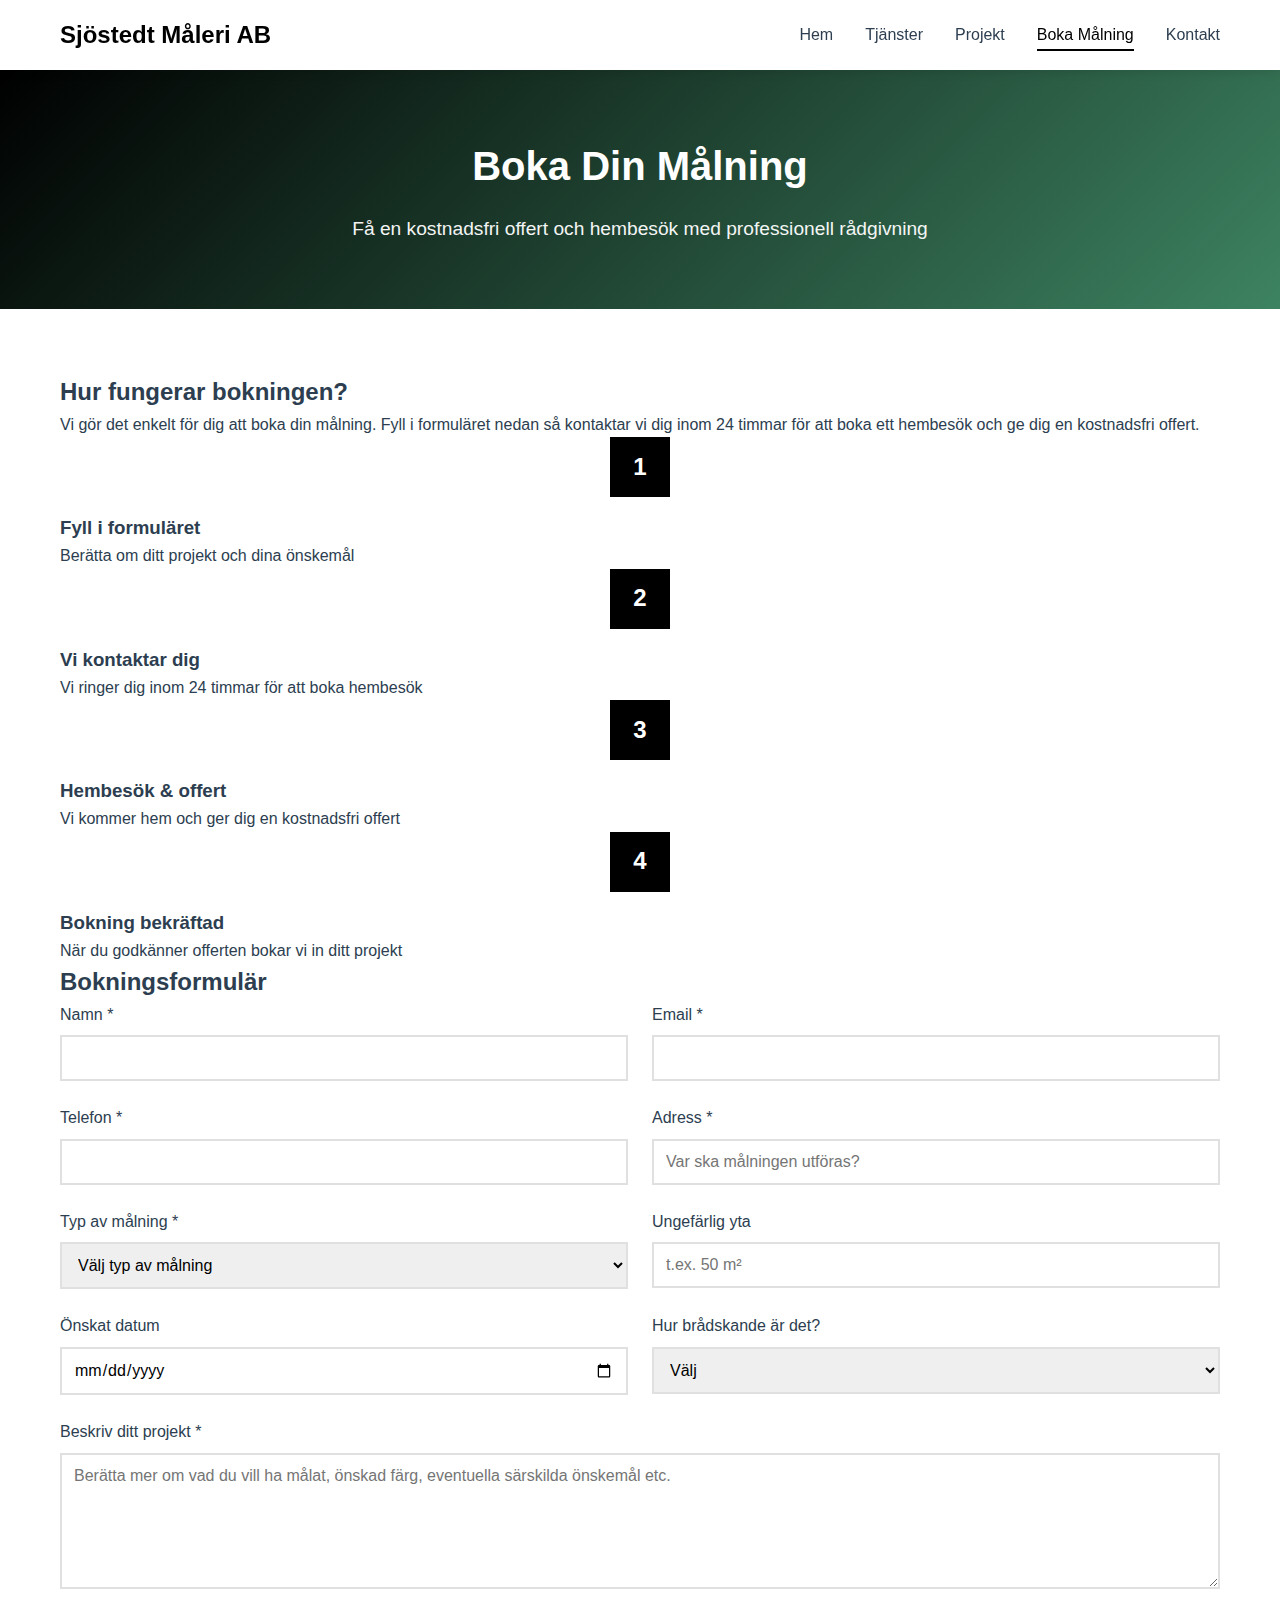
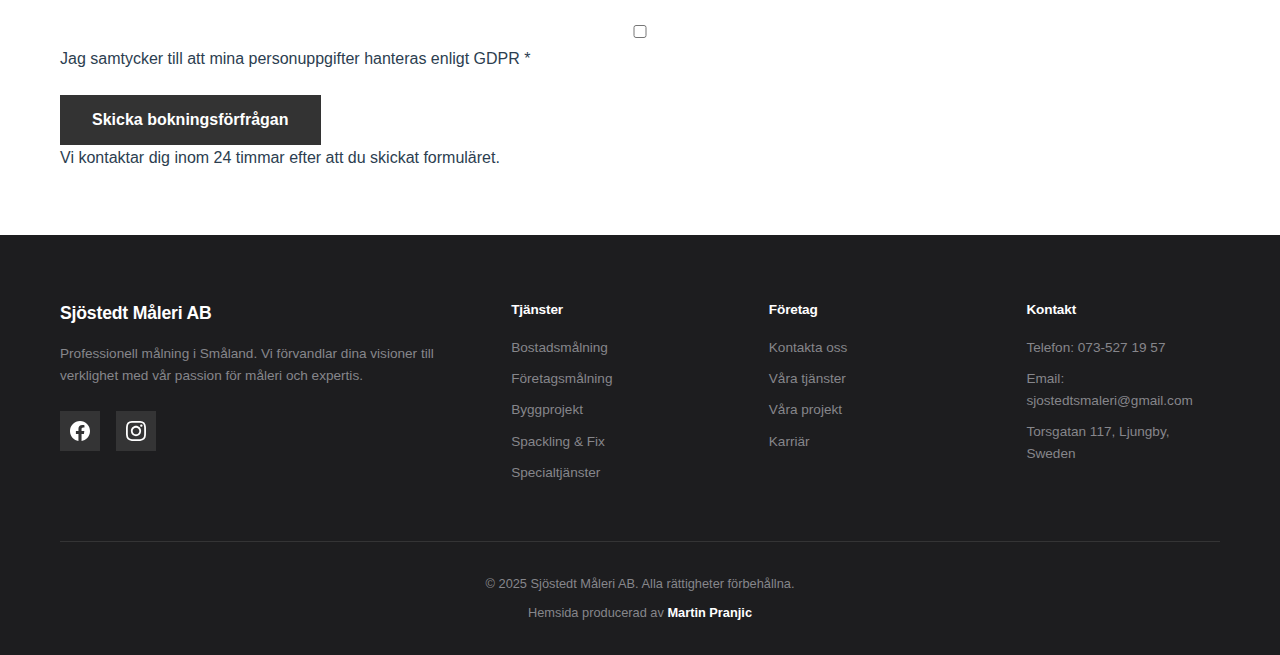
<file: boka.html>
<!DOCTYPE html>
<html lang="sv">
<head>
    <meta charset="UTF-8">
    <meta name="viewport" content="width=device-width, initial-scale=1.0">
    
    <!-- Primary SEO Meta Tags -->
    <title>Boka Målning Ljungby | Gratis Offert & Hembesök - Sjöstedt Måleri AB</title>
    <meta name="description" content="Boka målning i Ljungby. Gratis offert och hembesök med professionell rådgivning. Fyll i formuläret så kontaktar vi dig inom 24 timmar! ☎ 073-527 19 57">
    <meta name="keywords" content="boka målare Ljungby, gratis offert målning, hembesök målare Ljungby, offertförfrågan måleri, boka målning Ljungby">
    <meta name="robots" content="index, follow">
    <link rel="canonical" href="https://malerisjostedts.se/boka.html">
    
    <!-- Geo Meta Tags -->
    <meta name="geo.region" content="SE-G">
    <meta name="geo.placename" content="Ljungby, Småland">
    
    <!-- Open Graph -->
    <meta property="og:type" content="website">
    <meta property="og:url" content="https://malerisjostedts.se/boka.html">
    <meta property="og:title" content="Boka Målning | Gratis Offert - Sjöstedt Måleri AB Ljungby">
    <meta property="og:description" content="Boka målning med gratis offert och hembesök. Vi kontaktar dig inom 24 timmar!">
    <meta property="og:locale" content="sv_SE">
    
    <!-- Breadcrumb Schema -->
    <script type="application/ld+json">
    {
      "@context": "https://schema.org",
      "@type": "BreadcrumbList",
      "itemListElement": [
        {
          "@type": "ListItem",
          "position": 1,
          "name": "Hem",
          "item": "https://malerisjostedts.se/"
        },
        {
          "@type": "ListItem",
          "position": 2,
          "name": "Boka Målning",
          "item": "https://malerisjostedts.se/boka.html"
        }
      ]
    }
    </script>
    
    <link rel="stylesheet" href="styles.css?v=2">
</head>
<body>
    <!-- Navigation -->
    <nav class="navbar">
        <div class="container">
            <div class="nav-wrapper">
                <a href="index.html" class="logo">Sjöstedt Måleri AB</a>
                <button class="hamburger" id="hamburger" aria-label="Öppna meny">
                    <span></span>
                    <span></span>
                    <span></span>
                </button>
                <ul class="nav-menu" id="nav-menu">
                    <li><a href="index.html">Hem</a></li>
                    <li><a href="tjanster.html">Tjänster</a></li>
                    <li><a href="projekt.html">Projekt</a></li>
                    <li><a href="boka.html" class="nav-booking active">Boka Målning</a></li>
                    <li><a href="kontakt.html">Kontakt</a></li>
                </ul>
            </div>
        </div>
    </nav>

    <!-- Page Header -->
    <section class="page-header">
        <div class="container">
            <h1>Boka Din Målning</h1>
            <p>Få en kostnadsfri offert och hembesök med professionell rådgivning</p>
        </div>
    </section>

    <!-- Booking Content -->
    <section class="page-content">
        <div class="container">
            <div class="booking-intro">
                <h2>Hur fungerar bokningen?</h2>
                <p>Vi gör det enkelt för dig att boka din målning. Fyll i formuläret nedan så kontaktar vi dig inom 24 timmar för att boka ett hembesök och ge dig en kostnadsfri offert.</p>
            </div>

            <div class="booking-steps">
                <div class="booking-step">
                    <div class="step-number">1</div>
                    <h3>Fyll i formuläret</h3>
                    <p>Berätta om ditt projekt och dina önskemål</p>
                </div>
                <div class="booking-step">
                    <div class="step-number">2</div>
                    <h3>Vi kontaktar dig</h3>
                    <p>Vi ringer dig inom 24 timmar för att boka hembesök</p>
                </div>
                <div class="booking-step">
                    <div class="step-number">3</div>
                    <h3>Hembesök & offert</h3>
                    <p>Vi kommer hem och ger dig en kostnadsfri offert</p>
                </div>
                <div class="booking-step">
                    <div class="step-number">4</div>
                    <h3>Bokning bekräftad</h3>
                    <p>När du godkänner offerten bokar vi in ditt projekt</p>
                </div>
            </div>

            <div class="booking-form-section">
                <h2>Bokningsformulär</h2>
                <form class="booking-form" id="booking-form">
                    <div class="form-row">
                        <div class="form-group">
                            <label for="booking-name">Namn *</label>
                            <input type="text" id="booking-name" name="name" required>
                        </div>
                        <div class="form-group">
                            <label for="booking-email">Email *</label>
                            <input type="email" id="booking-email" name="email" required>
                        </div>
                    </div>
                    <div class="form-row">
                        <div class="form-group">
                            <label for="booking-phone">Telefon *</label>
                            <input type="tel" id="booking-phone" name="phone" required>
                        </div>
                        <div class="form-group">
                            <label for="booking-address">Adress *</label>
                            <input type="text" id="booking-address" name="address" placeholder="Var ska målningen utföras?" required>
                        </div>
                    </div>
                    <div class="form-row">
                        <div class="form-group">
                            <label for="booking-service">Typ av målning *</label>
                            <select id="booking-service" name="service" required>
                                <option value="">Välj typ av målning</option>
                                <option value="bostad">Bostadsmålning</option>
                                <option value="foretag">Företagsmålning</option>
                                <option value="fasad">Fasadmålning</option>
                                <option value="interior">Interiörmålning</option>
                                <option value="spackling">Spackling & Fix</option>
                                <option value="special">Specialtjänster</option>
                                <option value="other">Annat</option>
                            </select>
                        </div>
                        <div class="form-group">
                            <label for="booking-area">Ungefärlig yta</label>
                            <input type="text" id="booking-area" name="area" placeholder="t.ex. 50 m²">
                        </div>
                    </div>
                    <div class="form-row">
                        <div class="form-group">
                            <label for="booking-preferred-date">Önskat datum</label>
                            <input type="date" id="booking-preferred-date" name="preferred-date">
                        </div>
                        <div class="form-group">
                            <label for="booking-urgency">Hur brådskande är det?</label>
                            <select id="booking-urgency" name="urgency">
                                <option value="">Välj</option>
                                <option value="asap">Så snart som möjligt</option>
                                <option value="within-month">Inom en månad</option>
                                <option value="within-3months">Inom 3 månader</option>
                                <option value="flexible">Jag är flexibel</option>
                            </select>
                        </div>
                    </div>
                    <div class="form-group">
                        <label for="booking-message">Beskriv ditt projekt *</label>
                        <textarea id="booking-message" name="message" rows="6" placeholder="Berätta mer om vad du vill ha målat, önskad färg, eventuella särskilda önskemål etc." required></textarea>
                    </div>
                    <div class="form-group checkbox-group">
                        <label>
                            <input type="checkbox" name="consent" required>
                            <span>Jag samtycker till att mina personuppgifter hanteras enligt GDPR *</span>
                        </label>
                    </div>
                    <div class="form-submit-wrapper">
                        <button type="submit" class="btn btn-primary" id="booking-submit-btn">
                            <span class="btn-text">Skicka bokningsförfrågan</span>
                            <span class="btn-loading" style="display: none;">Skickar...</span>
                        </button>
                        <p class="form-note">Vi kontaktar dig inom 24 timmar efter att du skickat formuläret.</p>
                    </div>
                    <div class="form-success" id="form-success" style="display: none;">
                        <div class="success-icon">✓</div>
                        <h3>Tack för din bokningsförfrågan!</h3>
                        <p>Vi har mottagit din förfrågan och kommer att kontakta dig inom 24 timmar.</p>
                    </div>
                </form>
            </div>

        </div>
    </section>
    <!-- Footer -->
    <footer class="footer">
        <div class="container">
            <div class="footer-content">
                <div class="footer-column">
                    <h3>Sjöstedt Måleri AB</h3>
                    <p>Professionell målning i Småland. Vi förvandlar dina visioner till verklighet med vår passion för måleri och expertis.</p>
                    <div class="social-icons">
                        <a href="https://www.facebook.com/p/Sj%C3%B6stedts-M%C3%A5leri-AB-100066792379905/" target="_blank" class="social-icon" aria-label="Facebook">
                            <svg width="20" height="20" viewBox="0 0 24 24" fill="currentColor">
                                <path d="M24 12.073c0-6.627-5.373-12-12-12s-12 5.373-12 12c0 5.99 4.388 10.954 10.125 11.854v-8.385H7.078v-3.47h3.047V9.43c0-3.007 1.792-4.669 4.533-4.669 1.312 0 2.686.235 2.686.235v2.953H15.83c-1.491 0-1.956.925-1.956 1.874v2.25h3.328l-.532 3.47h-2.796v8.385C19.612 23.027 24 18.062 24 12.073z"/>
                            </svg>
                        </a>
                        <a href="https://www.instagram.com/sjostedtsmaleri/" target="_blank" class="social-icon" aria-label="Instagram">
                            <svg width="20" height="20" viewBox="0 0 24 24" fill="currentColor">
                                <path d="M12 2.163c3.204 0 3.584.012 4.85.07 3.252.148 4.771 1.691 4.919 4.919.058 1.265.069 1.645.069 4.849 0 3.205-.012 3.584-.069 4.849-.149 3.225-1.664 4.771-4.919 4.919-1.266.058-1.644.07-4.85.07-3.204 0-3.584-.012-4.849-.07-3.26-.149-4.771-1.699-4.919-4.92-.058-1.265-.07-1.644-.07-4.849 0-3.204.013-3.583.07-4.849.149-3.227 1.664-4.771 4.919-4.919 1.266-.057 1.645-.069 4.849-.069zm0-2.163c-3.259 0-3.667.014-4.947.072-4.358.2-6.78 2.618-6.98 6.98-.059 1.281-.073 1.689-.073 4.948 0 3.259.014 3.668.072 4.948.2 4.358 2.618 6.78 6.98 6.98 1.281.058 1.689.072 4.948.072 3.259 0 3.668-.014 4.948-.072 4.354-.2 6.782-2.618 6.979-6.98.059-1.28.073-1.689.073-4.948 0-3.259-.014-3.667-.072-4.947-.196-4.354-2.617-6.78-6.979-6.98-1.281-.059-1.69-.073-4.949-.073zm0 5.838c-3.403 0-6.162 2.759-6.162 6.162s2.759 6.163 6.162 6.163 6.162-2.759 6.162-6.163c0-3.403-2.759-6.162-6.162-6.162zm0 10.162c-2.209 0-4-1.79-4-4 0-2.209 1.791-4 4-4s4 1.791 4 4c0 2.21-1.791 4-4 4zm6.406-11.845c-.796 0-1.441.645-1.441 1.44s.645 1.44 1.441 1.44c.795 0 1.439-.645 1.439-1.44s-.644-1.44-1.439-1.44z"/>
                            </svg>
                        </a>
                    </div>
                </div>
                
                <div class="footer-column">
                    <h4>Tjänster</h4>
                    <ul>
                        <li><a href="tjanster.html">Bostadsmålning</a></li>
                        <li><a href="tjanster.html">Företagsmålning</a></li>
                        <li><a href="tjanster.html">Byggprojekt</a></li>
                        <li><a href="tjanster.html">Spackling & Fix</a></li>
                        <li><a href="tjanster.html">Specialtjänster</a></li>
                    </ul>
                </div>
                
                <div class="footer-column">
                    <h4>Företag</h4>
                    <ul>
                        <li><a href="kontakt.html">Kontakta oss</a></li>
                        <li><a href="tjanster.html">Våra tjänster</a></li>
                        <li><a href="projekt.html">Våra projekt</a></li>
                        <li><a href="kontakt.html">Karriär</a></li>
                    </ul>
                </div>
                
                <div class="footer-column">
                    <h4>Kontakt</h4>
                    <ul>
                        <li><a href="tel:0735271957">Telefon: 073-527 19 57</a></li>
                        <li><a href="mailto:sjostedtsmaleri@gmail.com">Email: sjostedtsmaleri@gmail.com</a></li>
                        <li>Torsgatan 117, Ljungby, Sweden</li>
                    </ul>
                </div>
            </div>
            
            <div class="footer-bottom">
                <div class="footer-bottom-content">
                    <p>&copy; 2025 Sjöstedt Måleri AB. Alla rättigheter förbehållna.</p>
                    <p class="credits">Hemsida producerad av <a href="https://www.linkedin.com/in/martin-pranjic-99a278310/" target="_blank" class="credit-link">Martin Pranjic</a></p>
                </div>
            </div>
        </div>
    </footer>

    <script src="script.js?v=2"></script>
    <script>
        // Booking form handling with better UX
        const bookingForm = document.getElementById('booking-form');
        const submitBtn = document.getElementById('booking-submit-btn');
        const btnText = submitBtn.querySelector('.btn-text');
        const btnLoading = submitBtn.querySelector('.btn-loading');
        const formSuccess = document.getElementById('form-success');
        
        if (bookingForm) {
            bookingForm.addEventListener('submit', (e) => {
                e.preventDefault();
                
                // Show loading state
                submitBtn.disabled = true;
                btnText.style.display = 'none';
                btnLoading.style.display = 'inline-block';
                
                // Simulate form submission (replace with actual API call)
                setTimeout(() => {
                    // Hide form and show success message
                    bookingForm.style.display = 'none';
                    formSuccess.style.display = 'block';
                    
                    // Scroll to success message
                    formSuccess.scrollIntoView({ behavior: 'smooth', block: 'center' });
                    
                    // Reset button state
                    submitBtn.disabled = false;
                    btnText.style.display = 'inline-block';
                    btnLoading.style.display = 'none';
                    
                    // Here you would normally send the data to a server
                    // const formData = new FormData(bookingForm);
                    // fetch('/api/booking', { method: 'POST', body: formData })
                    //     .then(response => response.json())
                    //     .then(data => { ... });
                }, 1500);
            });
        }
    </script>
</body>
</html>
</file>
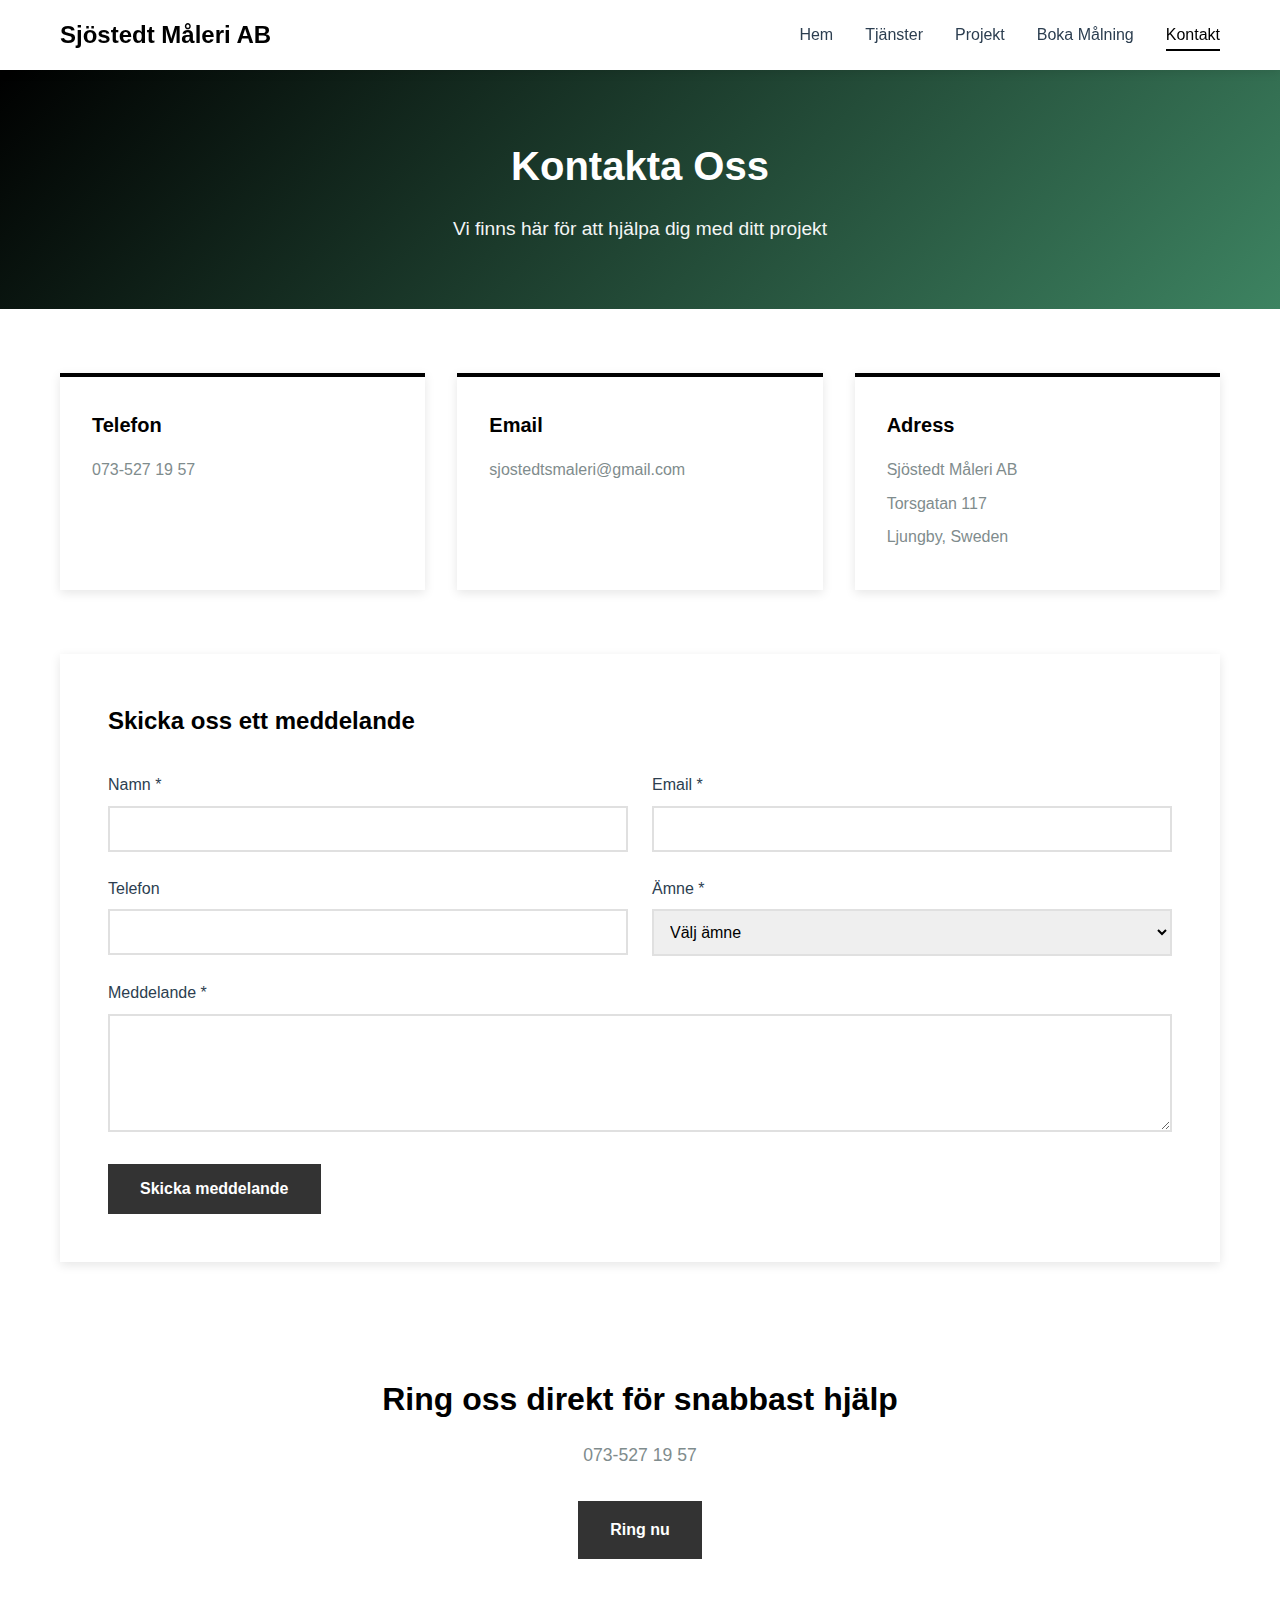
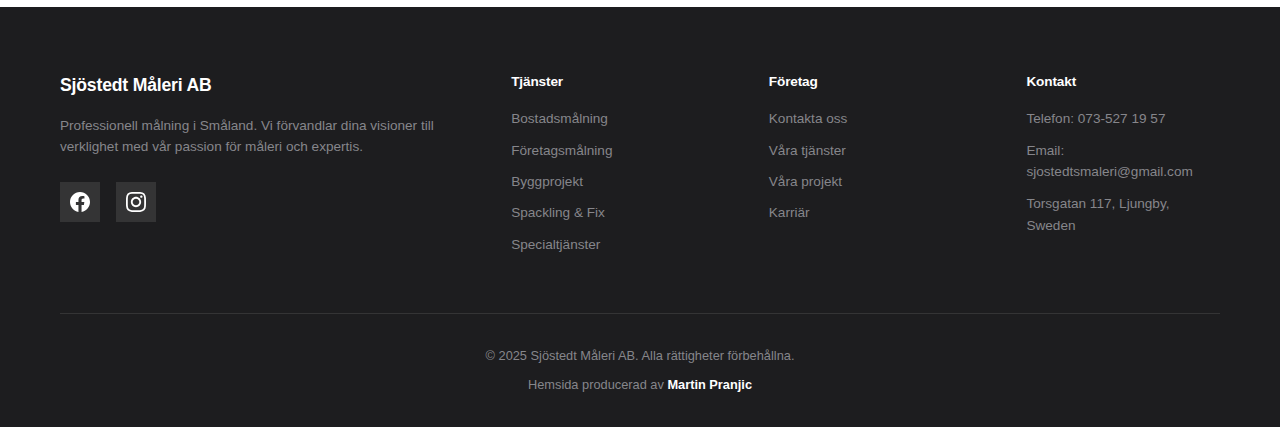
<file: kontakt.html>
<!DOCTYPE html>
<html lang="sv">
<head>
    <meta charset="UTF-8">
    <meta name="viewport" content="width=device-width, initial-scale=1.0">
    
    <!-- Primary SEO Meta Tags -->
    <title>Kontakta Oss | Målare Ljungby ☎ 073-527 19 57 - Sjöstedt Måleri AB</title>
    <meta name="description" content="Kontakta Sjöstedt Måleri AB i Ljungby. ☎ 073-527 19 57 | sjostedtsmaleri@gmail.com | Torsgatan 117, Ljungby. Gratis offert - vi svarar inom 24 timmar!">
    <meta name="keywords" content="kontakta målare Ljungby, offert målning Ljungby, målare telefon, måleri Ljungby kontakt, boka målare">
    <meta name="robots" content="index, follow">
    <link rel="canonical" href="https://malerisjostedts.se/kontakt.html">
    
    <!-- Geo Meta Tags -->
    <meta name="geo.region" content="SE-G">
    <meta name="geo.placename" content="Ljungby, Småland">
    
    <!-- Open Graph -->
    <meta property="og:type" content="website">
    <meta property="og:url" content="https://malerisjostedts.se/kontakt.html">
    <meta property="og:title" content="Kontakta Oss | Sjöstedt Måleri AB Ljungby">
    <meta property="og:description" content="Kontakta oss för gratis offert på målning. Ring 073-527 19 57 eller fyll i formuläret. Vi svarar inom 24 timmar!">
    <meta property="og:locale" content="sv_SE">
    
    <!-- ContactPage Schema -->
    <script type="application/ld+json">
    {
      "@context": "https://schema.org",
      "@type": "ContactPage",
      "name": "Kontakta Sjöstedt Måleri AB",
      "description": "Kontaktsida för Sjöstedt Måleri AB i Ljungby, Småland",
      "mainEntity": {
        "@type": "HousePainter",
        "name": "Sjöstedt Måleri AB",
        "telephone": "+46735271957",
        "email": "sjostedtsmaleri@gmail.com",
        "address": {
          "@type": "PostalAddress",
          "streetAddress": "Torsgatan 117",
          "addressLocality": "Ljungby",
          "postalCode": "341 00",
          "addressRegion": "Kronobergs län",
          "addressCountry": "SE"
        },
        "geo": {
          "@type": "GeoCoordinates",
          "latitude": 56.8333,
          "longitude": 13.9333
        },
        "openingHoursSpecification": [
          {
            "@type": "OpeningHoursSpecification",
            "dayOfWeek": ["Monday", "Tuesday", "Wednesday", "Thursday", "Friday"],
            "opens": "07:00",
            "closes": "17:00"
          }
        ]
      }
    }
    </script>
    
    <!-- Breadcrumb Schema -->
    <script type="application/ld+json">
    {
      "@context": "https://schema.org",
      "@type": "BreadcrumbList",
      "itemListElement": [
        {
          "@type": "ListItem",
          "position": 1,
          "name": "Hem",
          "item": "https://malerisjostedts.se/"
        },
        {
          "@type": "ListItem",
          "position": 2,
          "name": "Kontakt",
          "item": "https://malerisjostedts.se/kontakt.html"
        }
      ]
    }
    </script>
    
    <link rel="stylesheet" href="styles.css?v=2">
</head>
<body>
    <!-- Navigation -->
    <nav class="navbar">
        <div class="container">
            <div class="nav-wrapper">
                <a href="index.html" class="logo">Sjöstedt Måleri AB</a>
                <button class="hamburger" id="hamburger" aria-label="Öppna meny">
                    <span></span>
                    <span></span>
                    <span></span>
                </button>
                <ul class="nav-menu" id="nav-menu">
                    <li><a href="index.html">Hem</a></li>
                    <li><a href="tjanster.html">Tjänster</a></li>
                    <li><a href="projekt.html">Projekt</a></li>
                    <li><a href="boka.html" class="nav-booking">Boka Målning</a></li>
                    <li><a href="kontakt.html" class="active">Kontakt</a></li>
                </ul>
            </div>
        </div>
    </nav>

    <!-- Page Header -->
    <section class="page-header">
        <div class="container">
            <h1>Kontakta Oss</h1>
            <p>Vi finns här för att hjälpa dig med ditt projekt</p>
        </div>
    </section>

    <!-- Contact Content -->
    <section class="page-content">
        <div class="container">
            <div class="contact-info-grid">
                <div class="info-grid-card">
                    <h3>Telefon</h3>
                    <p><a href="tel:0735271957">073-527 19 57</a></p>
                </div>
                <div class="info-grid-card">
                    <h3>Email</h3>
                    <p><a href="mailto:sjostedtsmaleri@gmail.com">sjostedtsmaleri@gmail.com</a></p>
                </div>
                <div class="info-grid-card">
                    <h3>Adress</h3>
                    <p>Sjöstedt Måleri AB</p>
                    <p>Torsgatan 117</p>
                    <p>Ljungby, Sweden</p>
                </div>
            </div>

            <div class="contact-form-section">
                <h2>Skicka oss ett meddelande</h2>
                <form class="contact-form" id="contact-form">
                    <div class="form-row">
                        <div class="form-group">
                            <label for="name">Namn *</label>
                            <input type="text" id="name" name="name" required>
                        </div>
                        <div class="form-group">
                            <label for="email">Email *</label>
                            <input type="email" id="email" name="email" required>
                        </div>
                    </div>
                    <div class="form-row">
                        <div class="form-group">
                            <label for="phone">Telefon</label>
                            <input type="tel" id="phone" name="phone">
                        </div>
                        <div class="form-group">
                            <label for="subject">Ämne *</label>
                            <select id="subject" name="subject" required>
                                <option value="">Välj ämne</option>
                                <option value="offer">Förfrågan om offert</option>
                                <option value="info">Förfrågan om information</option>
                                <option value="service">Vårdsråd</option>
                                <option value="other">Övrigt</option>
                            </select>
                        </div>
                    </div>
                    <div class="form-group">
                        <label for="message">Meddelande *</label>
                        <textarea id="message" name="message" rows="5" required></textarea>
                    </div>
                    <button type="submit" class="btn btn-primary">Skicka meddelande</button>
                </form>
            </div>
        </div>
    </section>

    <!-- CTA Section -->
    <section class="cta">
        <div class="container">
            <h2>Ring oss direkt för snabbast hjälp</h2>
            <p>073-527 19 57</p>
            <a href="tel:0735271957" class="btn btn-primary">Ring nu</a>
        </div>
    </section>

    <!-- Footer -->
    <footer class="footer">
        <div class="container">
            <div class="footer-content">
                <div class="footer-column">
                    <h3>Sjöstedt Måleri AB</h3>
                    <p>Professionell målning i Småland. Vi förvandlar dina visioner till verklighet med vår passion för måleri och expertis.</p>
                    <div class="social-icons">
                        <a href="https://www.facebook.com/p/Sj%C3%B6stedts-M%C3%A5leri-AB-100066792379905/" target="_blank" class="social-icon" aria-label="Facebook">
                            <svg width="20" height="20" viewBox="0 0 24 24" fill="currentColor">
                                <path d="M24 12.073c0-6.627-5.373-12-12-12s-12 5.373-12 12c0 5.99 4.388 10.954 10.125 11.854v-8.385H7.078v-3.47h3.047V9.43c0-3.007 1.792-4.669 4.533-4.669 1.312 0 2.686.235 2.686.235v2.953H15.83c-1.491 0-1.956.925-1.956 1.874v2.25h3.328l-.532 3.47h-2.796v8.385C19.612 23.027 24 18.062 24 12.073z"/>
                            </svg>
                        </a>
                        <a href="https://www.instagram.com/sjostedtsmaleri/" target="_blank" class="social-icon" aria-label="Instagram">
                            <svg width="20" height="20" viewBox="0 0 24 24" fill="currentColor">
                                <path d="M12 2.163c3.204 0 3.584.012 4.85.07 3.252.148 4.771 1.691 4.919 4.919.058 1.265.069 1.645.069 4.849 0 3.205-.012 3.584-.069 4.849-.149 3.225-1.664 4.771-4.919 4.919-1.266.058-1.644.07-4.85.07-3.204 0-3.584-.012-4.849-.07-3.26-.149-4.771-1.699-4.919-4.92-.058-1.265-.07-1.644-.07-4.849 0-3.204.013-3.583.07-4.849.149-3.227 1.664-4.771 4.919-4.919 1.266-.057 1.645-.069 4.849-.069zm0-2.163c-3.259 0-3.667.014-4.947.072-4.358.2-6.78 2.618-6.98 6.98-.059 1.281-.073 1.689-.073 4.948 0 3.259.014 3.668.072 4.948.2 4.358 2.618 6.78 6.98 6.98 1.281.058 1.689.072 4.948.072 3.259 0 3.668-.014 4.948-.072 4.354-.2 6.782-2.618 6.979-6.98.059-1.28.073-1.689.073-4.948 0-3.259-.014-3.667-.072-4.947-.196-4.354-2.617-6.78-6.979-6.98-1.281-.059-1.69-.073-4.949-.073zm0 5.838c-3.403 0-6.162 2.759-6.162 6.162s2.759 6.163 6.162 6.163 6.162-2.759 6.162-6.163c0-3.403-2.759-6.162-6.162-6.162zm0 10.162c-2.209 0-4-1.79-4-4 0-2.209 1.791-4 4-4s4 1.791 4 4c0 2.21-1.791 4-4 4zm6.406-11.845c-.796 0-1.441.645-1.441 1.44s.645 1.44 1.441 1.44c.795 0 1.439-.645 1.439-1.44s-.644-1.44-1.439-1.44z"/>
                            </svg>
                        </a>
                    </div>
                </div>
                
                <div class="footer-column">
                    <h4>Tjänster</h4>
                    <ul>
                        <li><a href="tjanster.html">Bostadsmålning</a></li>
                        <li><a href="tjanster.html">Företagsmålning</a></li>
                        <li><a href="tjanster.html">Byggprojekt</a></li>
                        <li><a href="tjanster.html">Spackling & Fix</a></li>
                        <li><a href="tjanster.html">Specialtjänster</a></li>
                    </ul>
                </div>
                
                <div class="footer-column">
                    <h4>Företag</h4>
                    <ul>
                        <li><a href="kontakt.html">Kontakta oss</a></li>
                        <li><a href="tjanster.html">Våra tjänster</a></li>
                        <li><a href="projekt.html">Våra projekt</a></li>
                        <li><a href="kontakt.html">Karriär</a></li>
                    </ul>
                </div>
                
                <div class="footer-column">
                    <h4>Kontakt</h4>
                    <ul>
                        <li><a href="tel:0735271957">Telefon: 073-527 19 57</a></li>
                        <li><a href="mailto:sjostedtsmaleri@gmail.com">Email: sjostedtsmaleri@gmail.com</a></li>
                        <li>Torsgatan 117, Ljungby, Sweden</li>
                    </ul>
                </div>
            </div>
            
            <div class="footer-bottom">
                <div class="footer-bottom-content">
                    <p>&copy; 2025 Sjöstedt Måleri AB. Alla rättigheter förbehållna.</p>
                    <p class="credits">Hemsida producerad av <a href="https://www.linkedin.com/in/martin-pranjic-99a278310/" target="_blank" class="credit-link">Martin Pranjic</a></p>
                </div>
            </div>
        </div>
    </footer>

    <script src="script.js?v=3"></script>
</body>
</html>
</file>
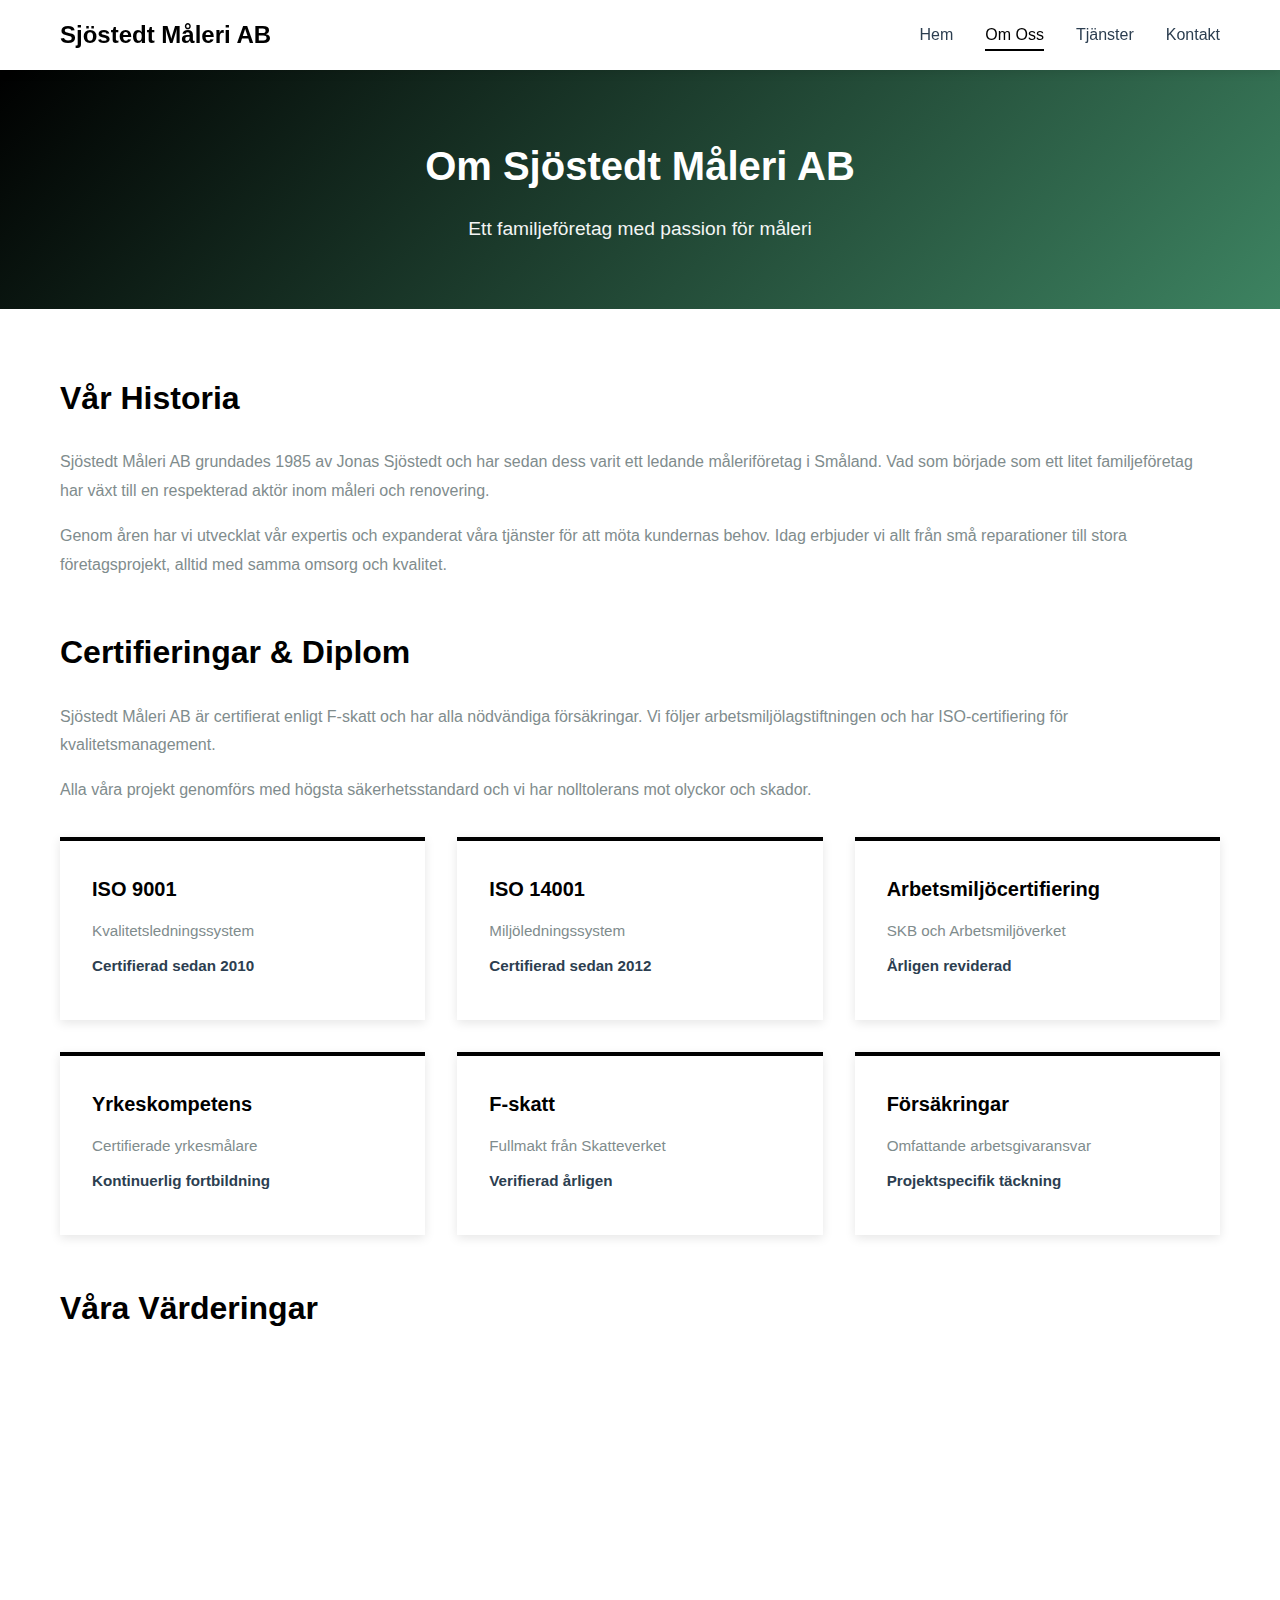
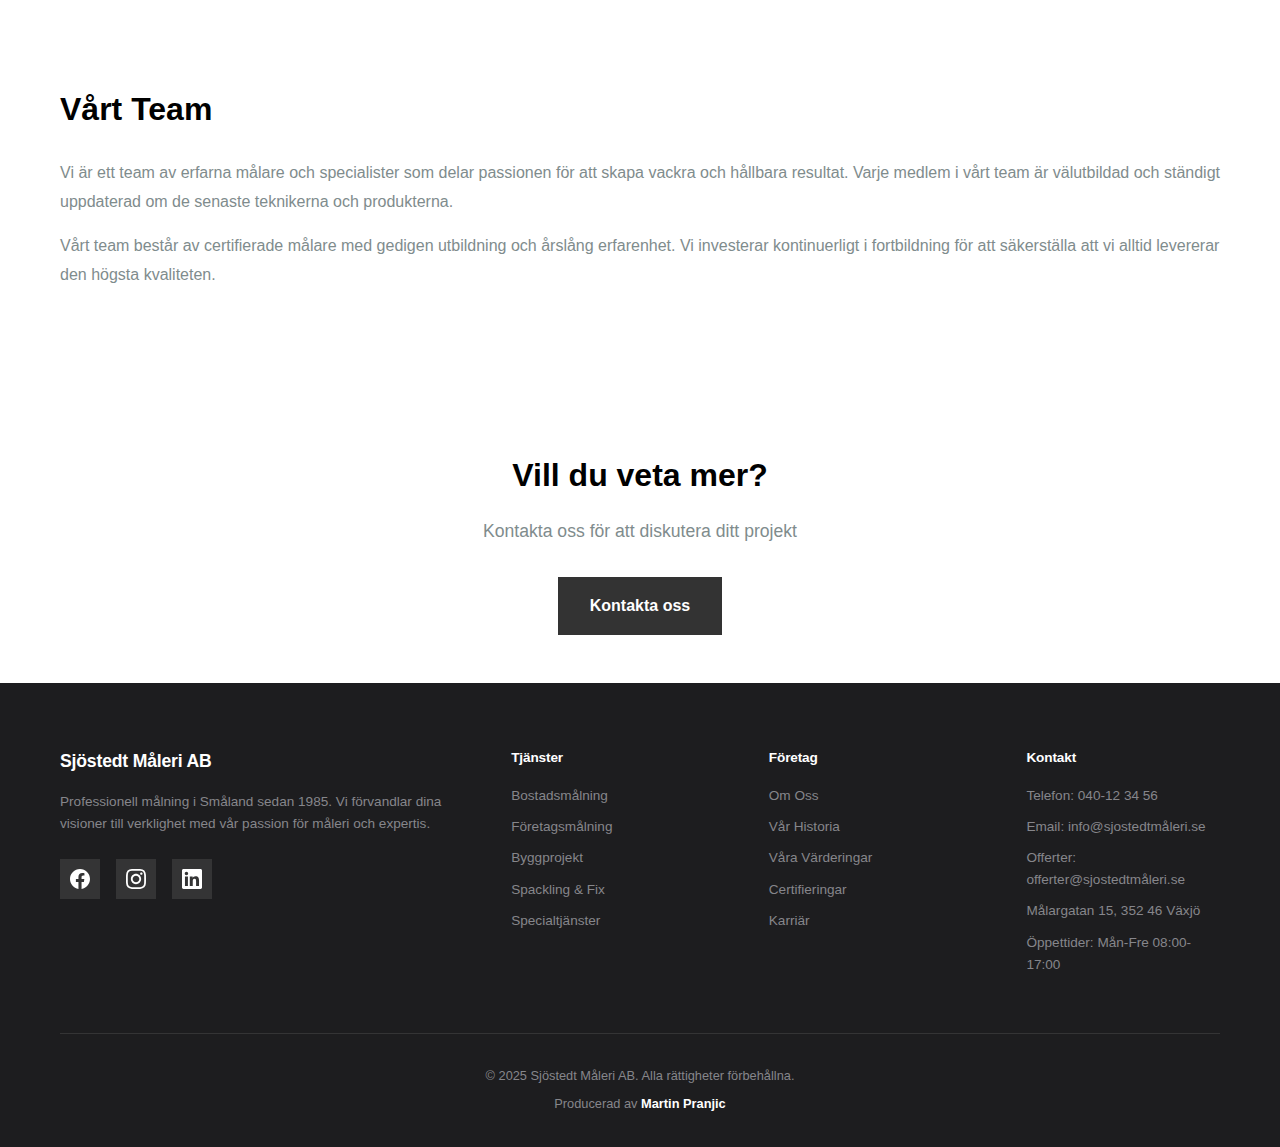
<file: om-oss.html>
<!DOCTYPE html>
<html lang="sv">
<head>
    <meta charset="UTF-8">
    <meta name="viewport" content="width=device-width, initial-scale=1.0">
    <title>Om Oss - Sjöstedt Måleri AB</title>
    <link rel="stylesheet" href="styles.css">
</head>
<body>
    <!-- Navigation -->
    <nav class="navbar">
        <div class="container">
            <div class="nav-wrapper">
                <a href="index.html" class="logo">Sjöstedt Måleri AB</a>
                <button class="hamburger" id="hamburger" aria-label="Öppna meny">
                    <span></span>
                    <span></span>
                    <span></span>
                </button>
                <ul class="nav-menu" id="nav-menu">
                    <li><a href="index.html">Hem</a></li>
                    <li><a href="om-oss.html" class="active">Om Oss</a></li>
                    <li><a href="tjanster.html">Tjänster</a></li>
                    <li><a href="kontakt.html">Kontakt</a></li>
                </ul>
            </div>
        </div>
    </nav>

    <!-- Page Header -->
    <section class="page-header">
        <div class="container">
            <h1>Om Sjöstedt Måleri AB</h1>
            <p>Ett familjeföretag med passion för måleri</p>
        </div>
    </section>

    <!-- About Content -->
    <section class="page-content">
        <div class="container">
            <div class="content-section">
                <h2>Vår Historia</h2>
                <p>Sjöstedt Måleri AB grundades 1985 av Jonas Sjöstedt och har sedan dess varit ett ledande måleriföretag i Småland. Vad som började som ett litet familjeföretag har växt till en respekterad aktör inom måleri och renovering.</p>
                <p>Genom åren har vi utvecklat vår expertis och expanderat våra tjänster för att möta kundernas behov. Idag erbjuder vi allt från små reparationer till stora företagsprojekt, alltid med samma omsorg och kvalitet.</p>
            </div>

            <div class="content-section">
                <h2>Certifieringar & Diplom</h2>
                <p>Sjöstedt Måleri AB är certifierat enligt F-skatt och har alla nödvändiga försäkringar. Vi följer arbetsmiljölagstiftningen och har ISO-certifiering för kvalitetsmanagement.</p>
                <p>Alla våra projekt genomförs med högsta säkerhetsstandard och vi har nolltolerans mot olyckor och skador.</p>
                
                <div class="certifications-grid">
                    <div class="cert-card">
                        <h3>ISO 9001</h3>
                        <p>Kvalitetsledningssystem</p>
                        <p>Certifierad sedan 2010</p>
                    </div>
                    <div class="cert-card">
                        <h3>ISO 14001</h3>
                        <p>Miljöledningssystem</p>
                        <p>Certifierad sedan 2012</p>
                    </div>
                    <div class="cert-card">
                        <h3>Arbetsmiljöcertifiering</h3>
                        <p>SKB och Arbetsmiljöverket</p>
                        <p>Årligen reviderad</p>
                    </div>
                    <div class="cert-card">
                        <h3>Yrkeskompetens</h3>
                        <p>Certifierade yrkesmålare</p>
                        <p>Kontinuerlig fortbildning</p>
                    </div>
                    <div class="cert-card">
                        <h3>F-skatt</h3>
                        <p>Fullmakt från Skatteverket</p>
                        <p>Verifierad årligen</p>
                    </div>
                    <div class="cert-card">
                        <h3>Försäkringar</h3>
                        <p>Omfattande arbetsgivaransvar</p>
                        <p>Projektspecifik täckning</p>
                    </div>
                </div>
            </div>

            <div class="content-section">
                <h2>Våra Värderingar</h2>
                <div class="values-grid">
                    <div class="value-card">
                        <h3>Kvalitet</h3>
                        <p>Vi använder endast bästa produkter och tekniska lösningar för att säkerställa hållbara och vackra resultat som varar länge.</p>
                    </div>
                    <div class="value-card">
                        <h3>Pålitlighet</h3>
                        <p>Vi håller alltid våra löften och levererar i tid. Din tillit är vår viktigaste tillgång.</p>
                    </div>
                    <div class="value-card">
                        <h3>Erfarenhet</h3>
                        <p>Med över 35 års erfarenhet har vi sett och löst de flesta utmaningar inom måleri och renovering.</p>
                    </div>
                    <div class="value-card">
                        <h3>Kundfokus</h3>
                        <p>Dina önskemål och vision är i centrum för allt vi gör. Vi arbetar tillsammans för att nå det bästa resultatet.</p>
                    </div>
                </div>
            </div>

            <div class="content-section">
                <h2>Vårt Team</h2>
                <p>Vi är ett team av erfarna målare och specialister som delar passionen för att skapa vackra och hållbara resultat. Varje medlem i vårt team är välutbildad och ständigt uppdaterad om de senaste teknikerna och produkterna.</p>
                <p>Vårt team består av certifierade målare med gedigen utbildning och årslång erfarenhet. Vi investerar kontinuerligt i fortbildning för att säkerställa att vi alltid levererar den högsta kvaliteten.</p>
            </div>
        </div>
    </section>

    <!-- CTA Section -->
    <section class="cta">
        <div class="container">
            <h2>Vill du veta mer?</h2>
            <p>Kontakta oss för att diskutera ditt projekt</p>
            <a href="kontakt.html" class="btn btn-primary">Kontakta oss</a>
        </div>
    </section>

    <!-- Footer -->
    <footer class="footer">
        <div class="container">
            <div class="footer-content">
                <div class="footer-column">
                    <h3>Sjöstedt Måleri AB</h3>
                    <p>Professionell målning i Småland sedan 1985. Vi förvandlar dina visioner till verklighet med vår passion för måleri och expertis.</p>
                    <div class="social-icons">
                        <a href="https://www.facebook.com/p/Sj%C3%B6stedts-M%C3%A5leri-AB-100066792379905/" target="_blank" class="social-icon" aria-label="Facebook">
                            <svg width="20" height="20" viewBox="0 0 24 24" fill="currentColor">
                                <path d="M24 12.073c0-6.627-5.373-12-12-12s-12 5.373-12 12c0 5.99 4.388 10.954 10.125 11.854v-8.385H7.078v-3.47h3.047V9.43c0-3.007 1.792-4.669 4.533-4.669 1.312 0 2.686.235 2.686.235v2.953H15.83c-1.491 0-1.956.925-1.956 1.874v2.25h3.328l-.532 3.47h-2.796v8.385C19.612 23.027 24 18.062 24 12.073z"/>
                            </svg>
                        </a>
                        <a href="#" class="social-icon" aria-label="Instagram">
                            <svg width="20" height="20" viewBox="0 0 24 24" fill="currentColor">
                                <path d="M12 2.163c3.204 0 3.584.012 4.85.07 3.252.148 4.771 1.691 4.919 4.919.058 1.265.069 1.645.069 4.849 0 3.205-.012 3.584-.069 4.849-.149 3.225-1.664 4.771-4.919 4.919-1.266.058-1.644.07-4.85.07-3.204 0-3.584-.012-4.849-.07-3.26-.149-4.771-1.699-4.919-4.92-.058-1.265-.07-1.644-.07-4.849 0-3.204.013-3.583.07-4.849.149-3.227 1.664-4.771 4.919-4.919 1.266-.057 1.645-.069 4.849-.069zm0-2.163c-3.259 0-3.667.014-4.947.072-4.358.2-6.78 2.618-6.98 6.98-.059 1.281-.073 1.689-.073 4.948 0 3.259.014 3.668.072 4.948.2 4.358 2.618 6.78 6.98 6.98 1.281.058 1.689.072 4.948.072 3.259 0 3.668-.014 4.948-.072 4.354-.2 6.782-2.618 6.979-6.98.059-1.28.073-1.689.073-4.948 0-3.259-.014-3.667-.072-4.947-.196-4.354-2.617-6.78-6.979-6.98-1.281-.059-1.69-.073-4.949-.073zm0 5.838c-3.403 0-6.162 2.759-6.162 6.162s2.759 6.163 6.162 6.163 6.162-2.759 6.162-6.163c0-3.403-2.759-6.162-6.162-6.162zm0 10.162c-2.209 0-4-1.79-4-4 0-2.209 1.791-4 4-4s4 1.791 4 4c0 2.21-1.791 4-4 4zm6.406-11.845c-.796 0-1.441.645-1.441 1.44s.645 1.44 1.441 1.44c.795 0 1.439-.645 1.439-1.44s-.644-1.44-1.439-1.44z"/>
                            </svg>
                        </a>
                        <a href="#" class="social-icon" aria-label="LinkedIn">
                            <svg width="20" height="20" viewBox="0 0 24 24" fill="currentColor">
                                <path d="M20.447 20.452h-3.554v-5.569c0-1.328-.027-3.037-1.852-3.037-1.853 0-2.136 1.445-2.136 2.939v5.667H9.351V9h3.414v1.561h.046c.477-.9 1.637-1.85 3.37-1.85 3.601 0 4.267 2.37 4.267 5.455v6.286zM5.337 7.433c-1.144 0-2.063-.926-2.063-2.065 0-1.138.92-2.063 2.063-2.063 1.14 0 2.064.925 2.064 2.063 0 1.139-.925 2.065-2.064 2.065zm1.782 13.019H3.555V9h3.564v11.452zM22.225 0H1.771C.792 0 0 .774 0 1.729v20.542C0 23.227.792 24 1.771 24h20.451C23.2 24 24 23.227 24 22.271V1.729C24 .774 23.2 0 22.222 0h.003z"/>
                            </svg>
                        </a>
                    </div>
                </div>
                
                <div class="footer-column">
                    <h4>Tjänster</h4>
                    <ul>
                        <li><a href="tjanster.html">Bostadsmålning</a></li>
                        <li><a href="tjanster.html">Företagsmålning</a></li>
                        <li><a href="tjanster.html">Byggprojekt</a></li>
                        <li><a href="tjanster.html">Spackling & Fix</a></li>
                        <li><a href="tjanster.html">Specialtjänster</a></li>
                    </ul>
                </div>
                
                <div class="footer-column">
                    <h4>Företag</h4>
                    <ul>
                        <li><a href="om-oss.html">Om Oss</a></li>
                        <li><a href="om-oss.html">Vår Historia</a></li>
                        <li><a href="om-oss.html">Våra Värderingar</a></li>
                        <li><a href="om-oss.html">Certifieringar</a></li>
                        <li><a href="kontakt.html">Karriär</a></li>
                    </ul>
                </div>
                
                <div class="footer-column">
                    <h4>Kontakt</h4>
                    <ul>
                        <li><a href="kontakt.html">Telefon: 040-12 34 56</a></li>
                        <li><a href="mailto:info@sjostedtmåleri.se">Email: info@sjostedtmåleri.se</a></li>
                        <li><a href="kontakt.html">Offerter: offerter@sjostedtmåleri.se</a></li>
                        <li>Målargatan 15, 352 46 Växjö</li>
                        <li>Öppettider: Mån-Fre 08:00-17:00</li>
                    </ul>
                </div>
            </div>
            
            <div class="footer-bottom">
                <div class="footer-bottom-content">
                    <p>&copy; 2025 Sjöstedt Måleri AB. Alla rättigheter förbehållna.</p>
                    <p class="credits">Producerad av <a href="https://www.linkedin.com/in/martin-pranjic-99a278310/" target="_blank" class="credit-link">Martin Pranjic</a></p>
                </div>
            </div>
        </div>
    </footer>

    <script src="script.js"></script>
</body>
</html>
</file>
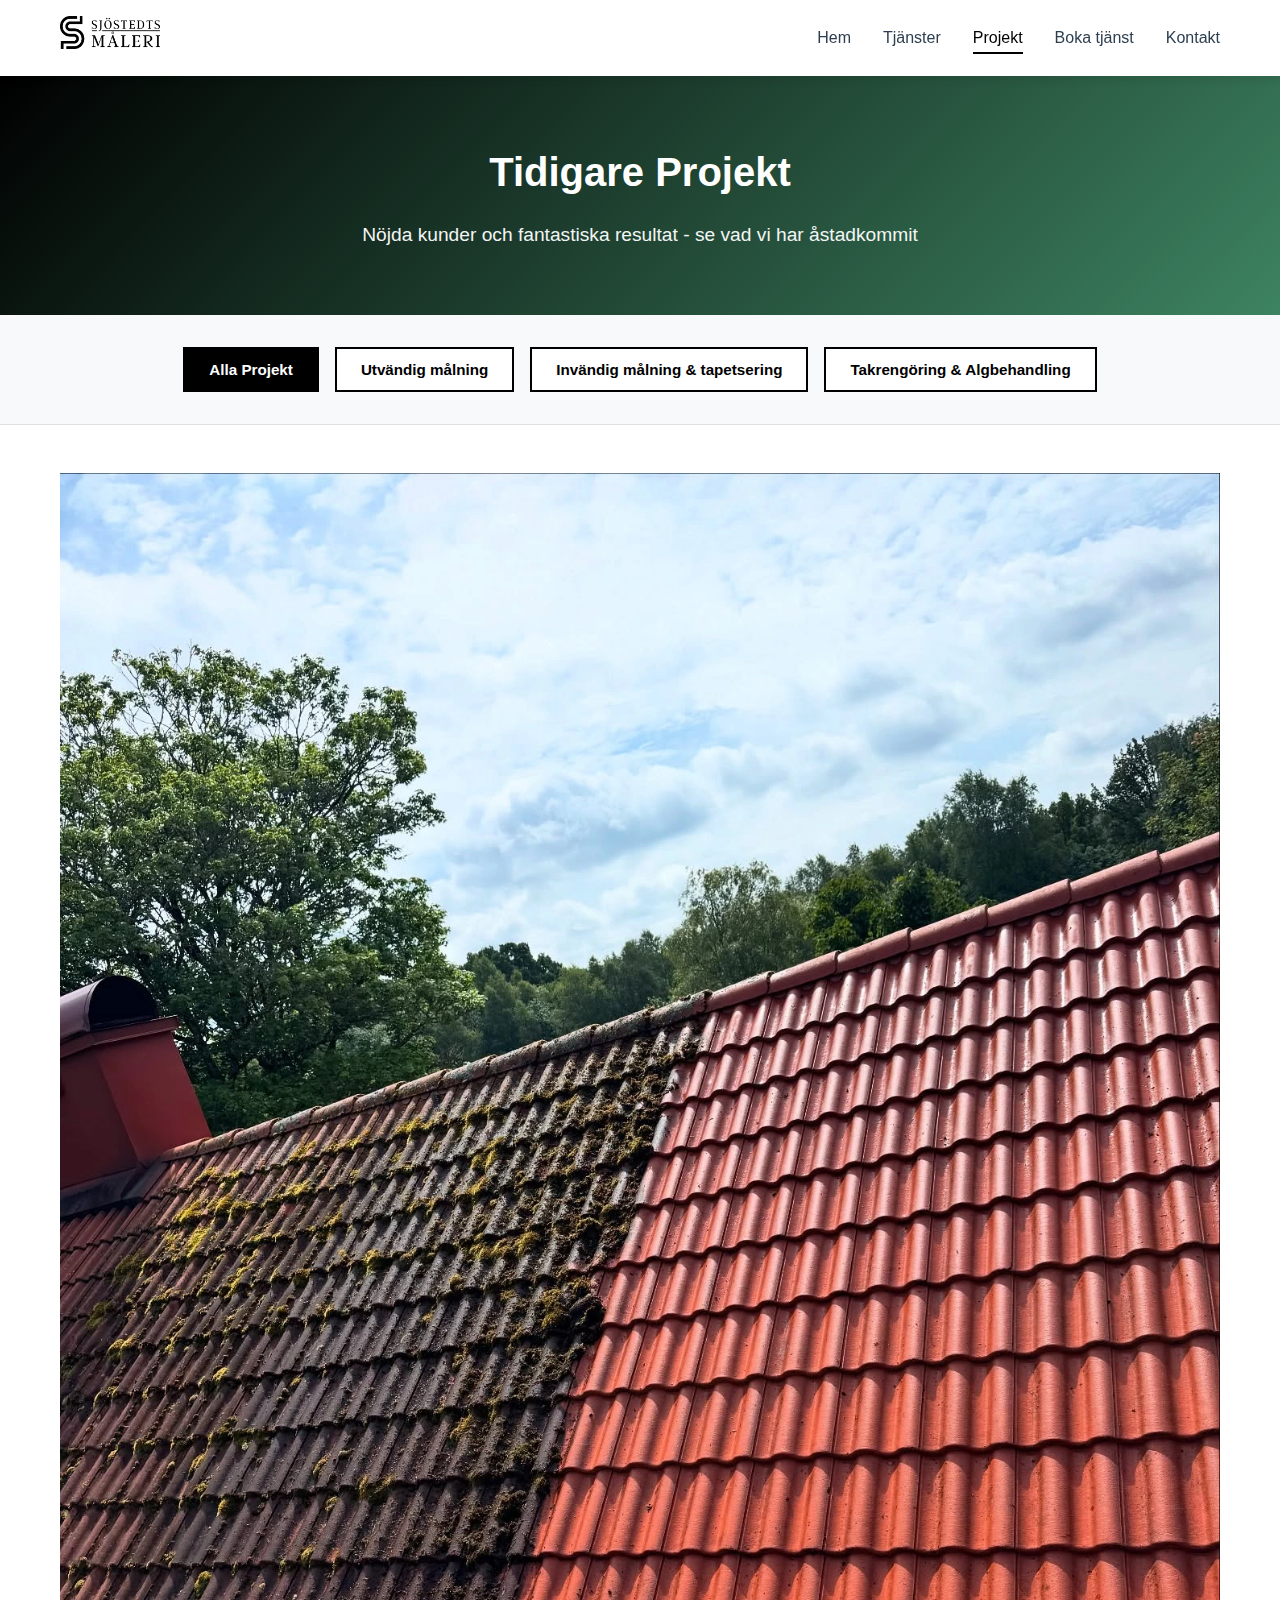
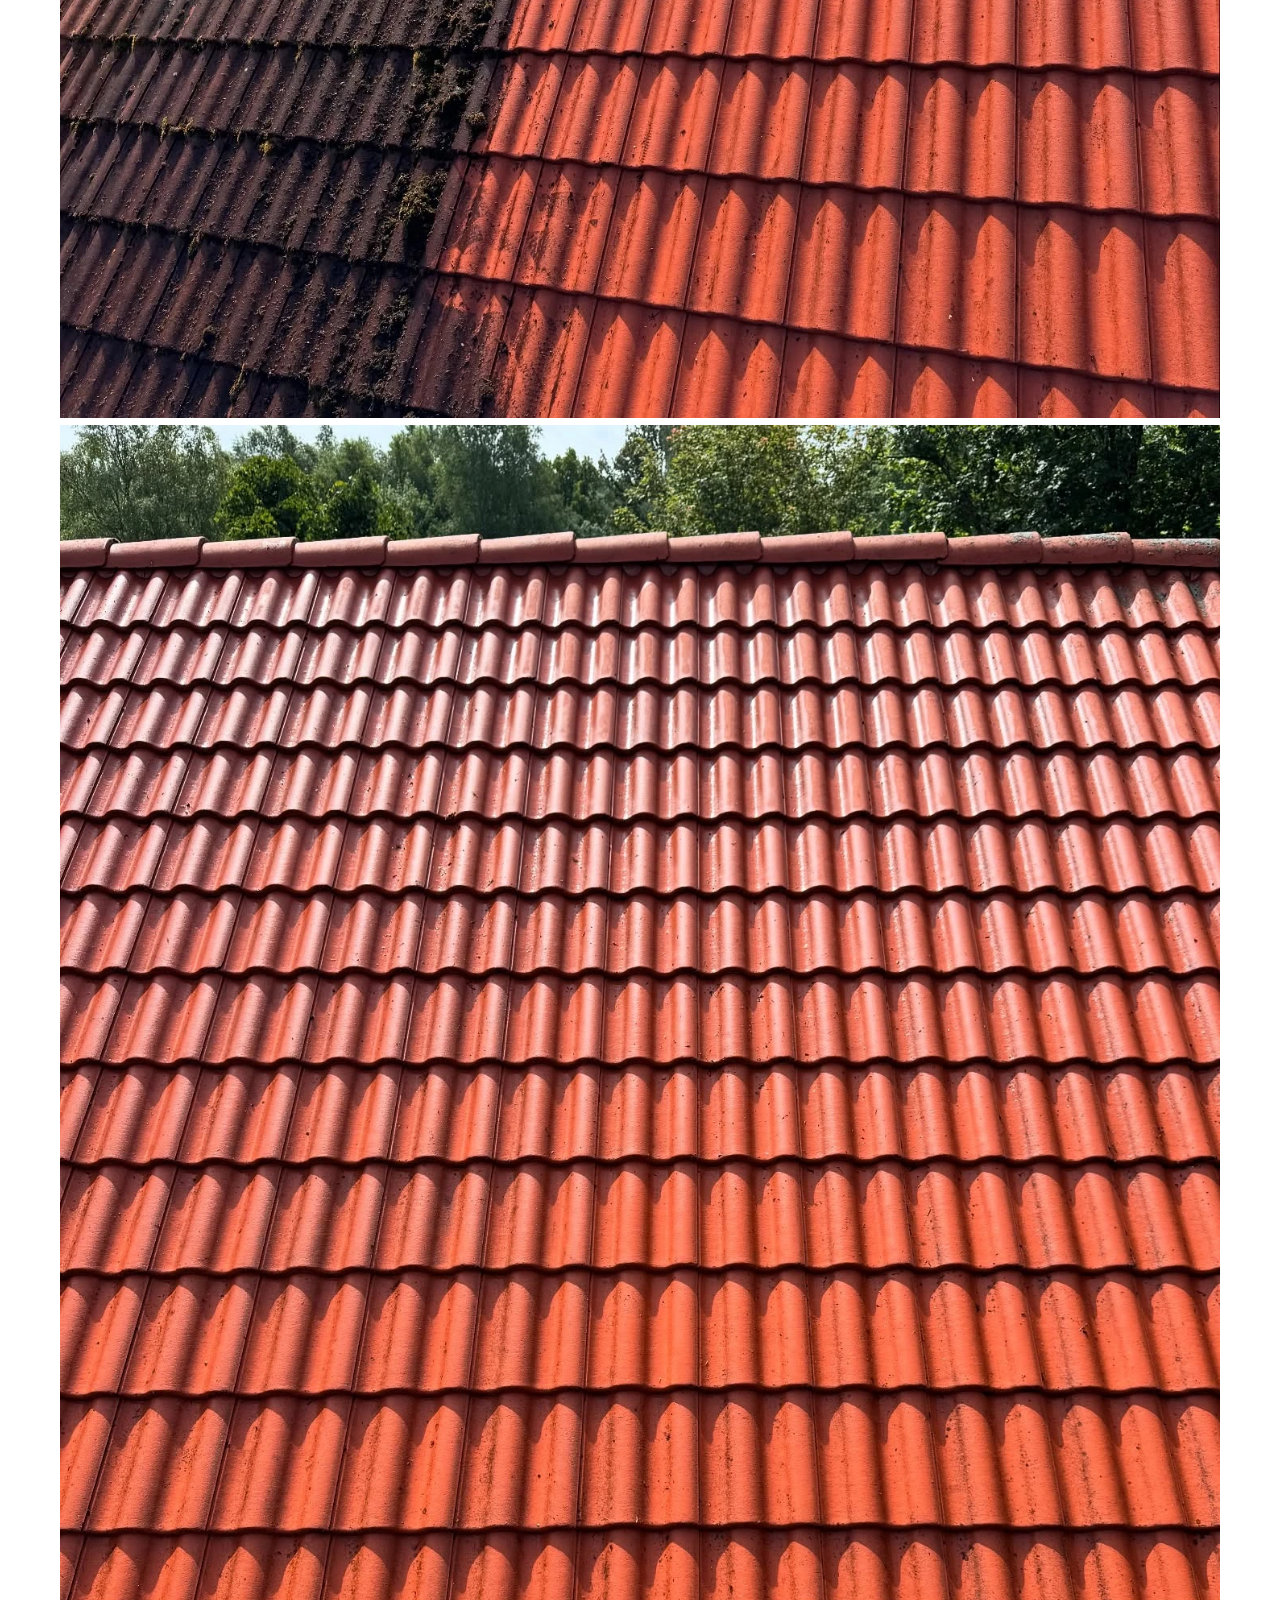
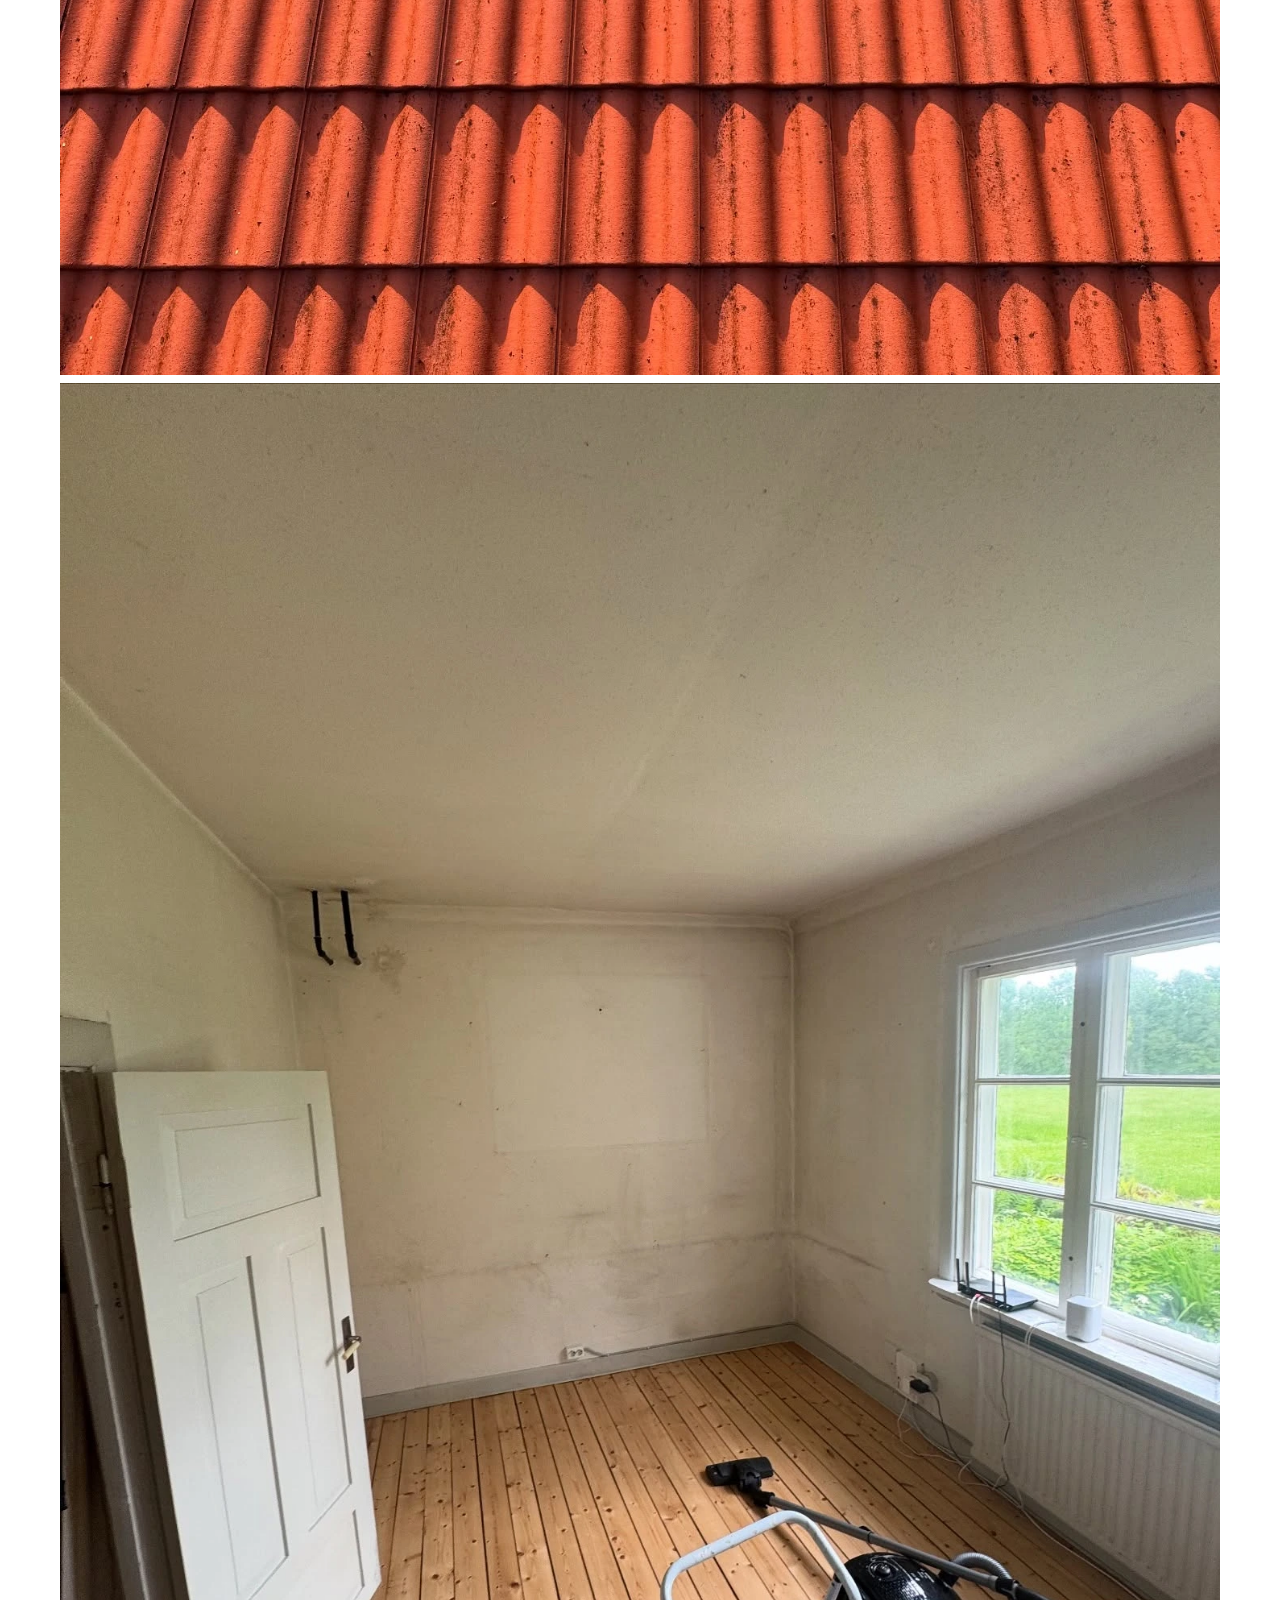
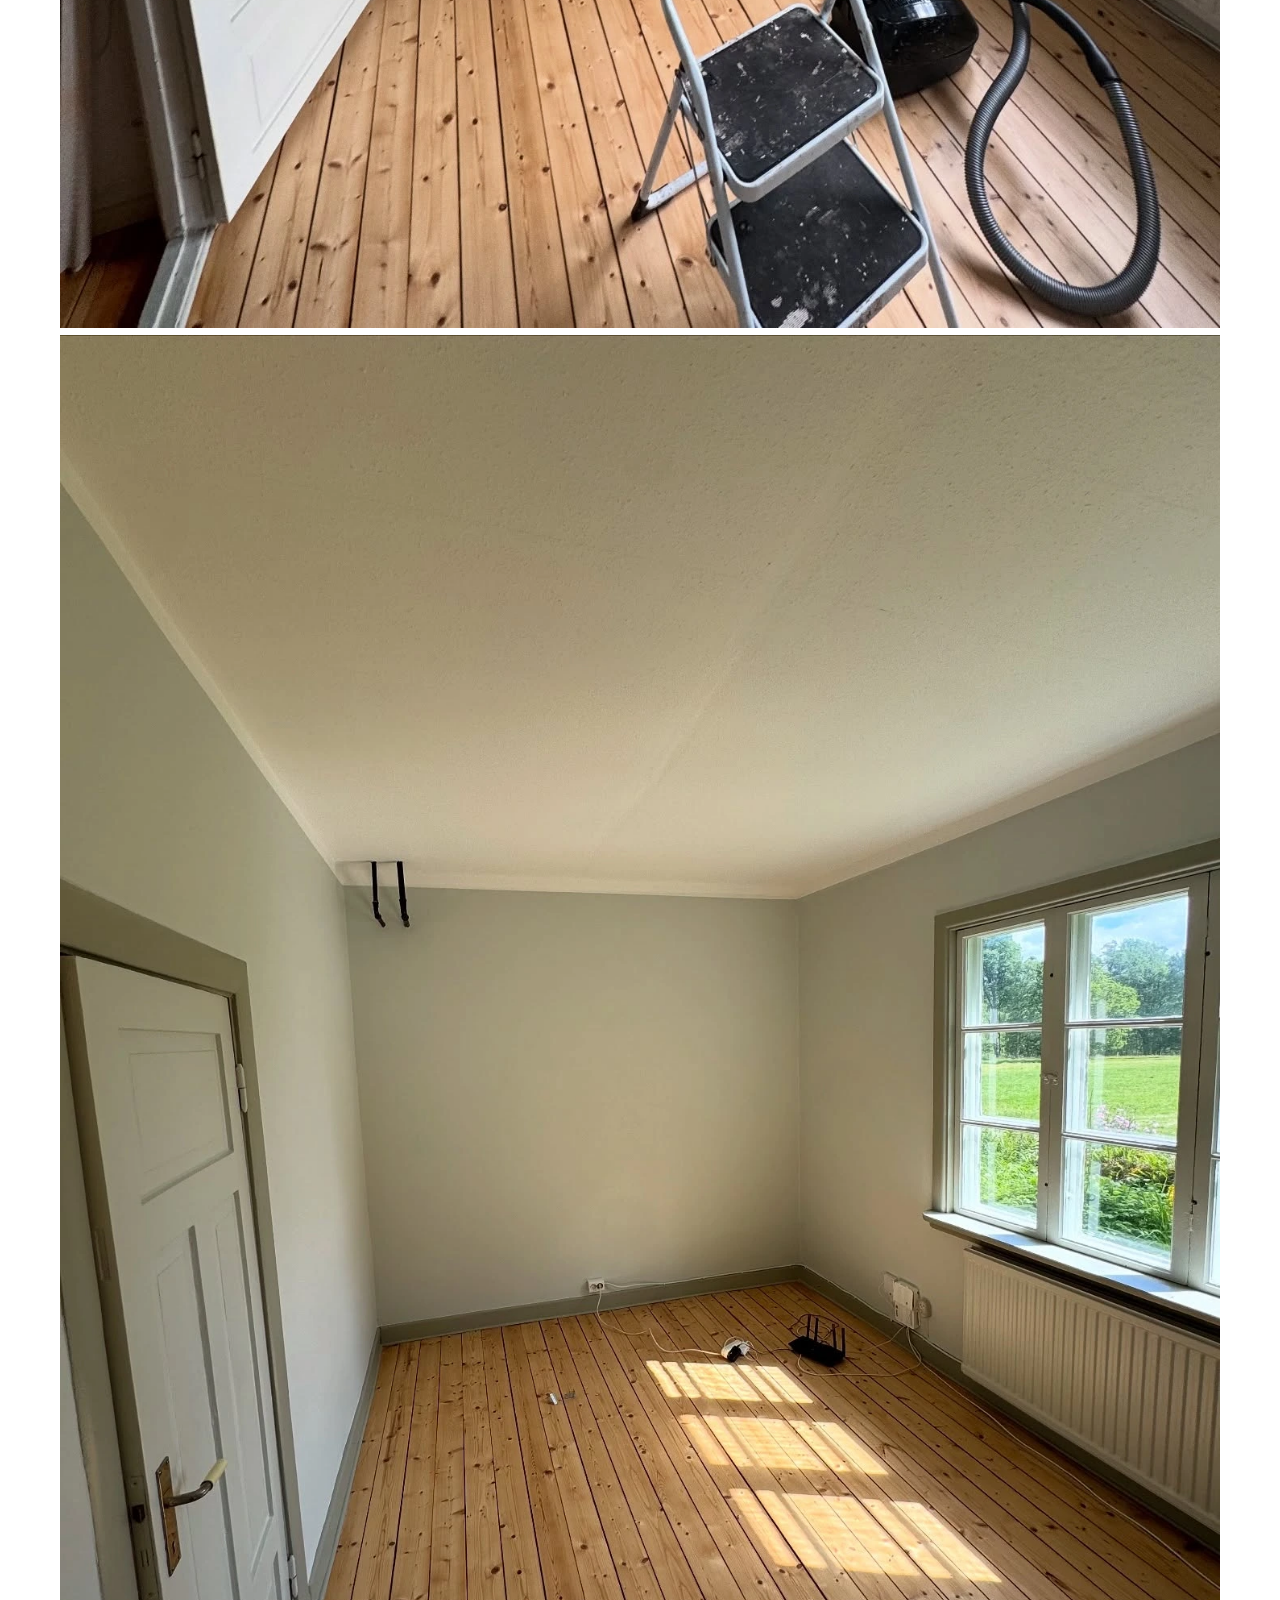
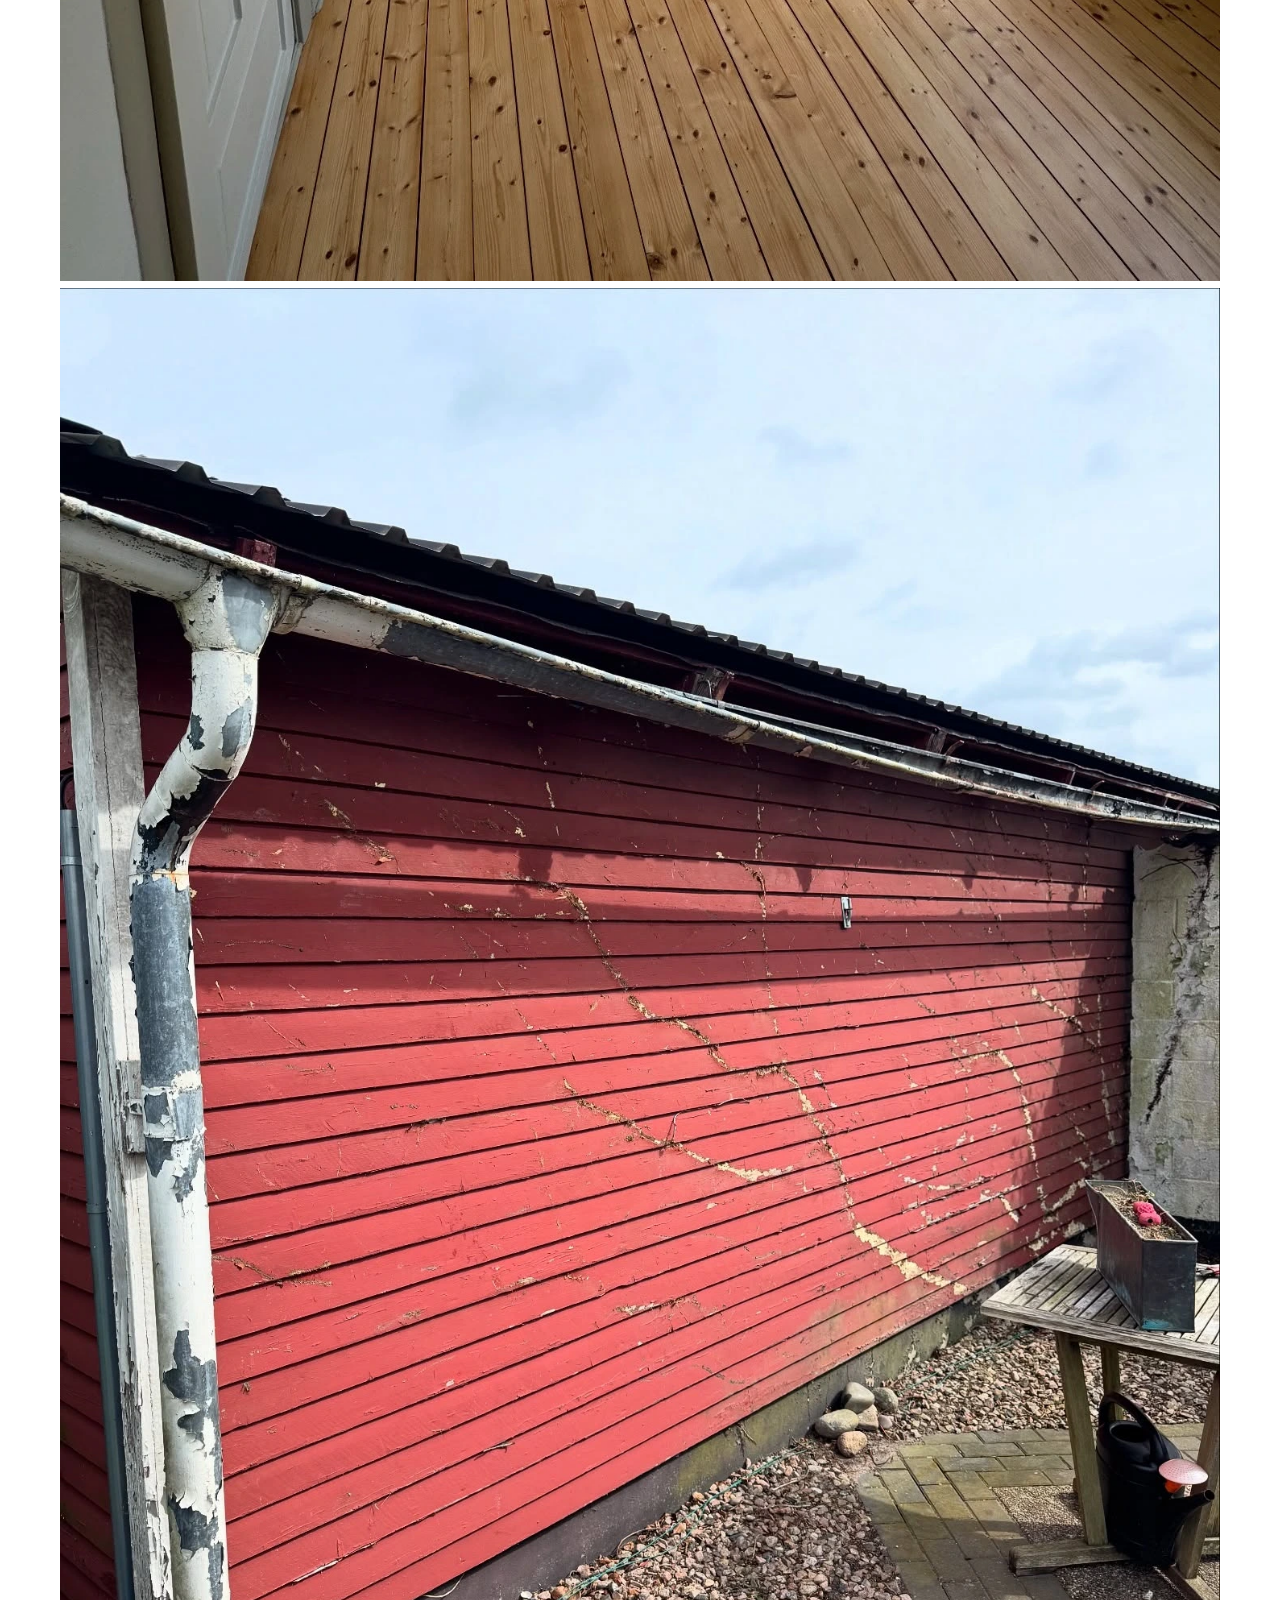
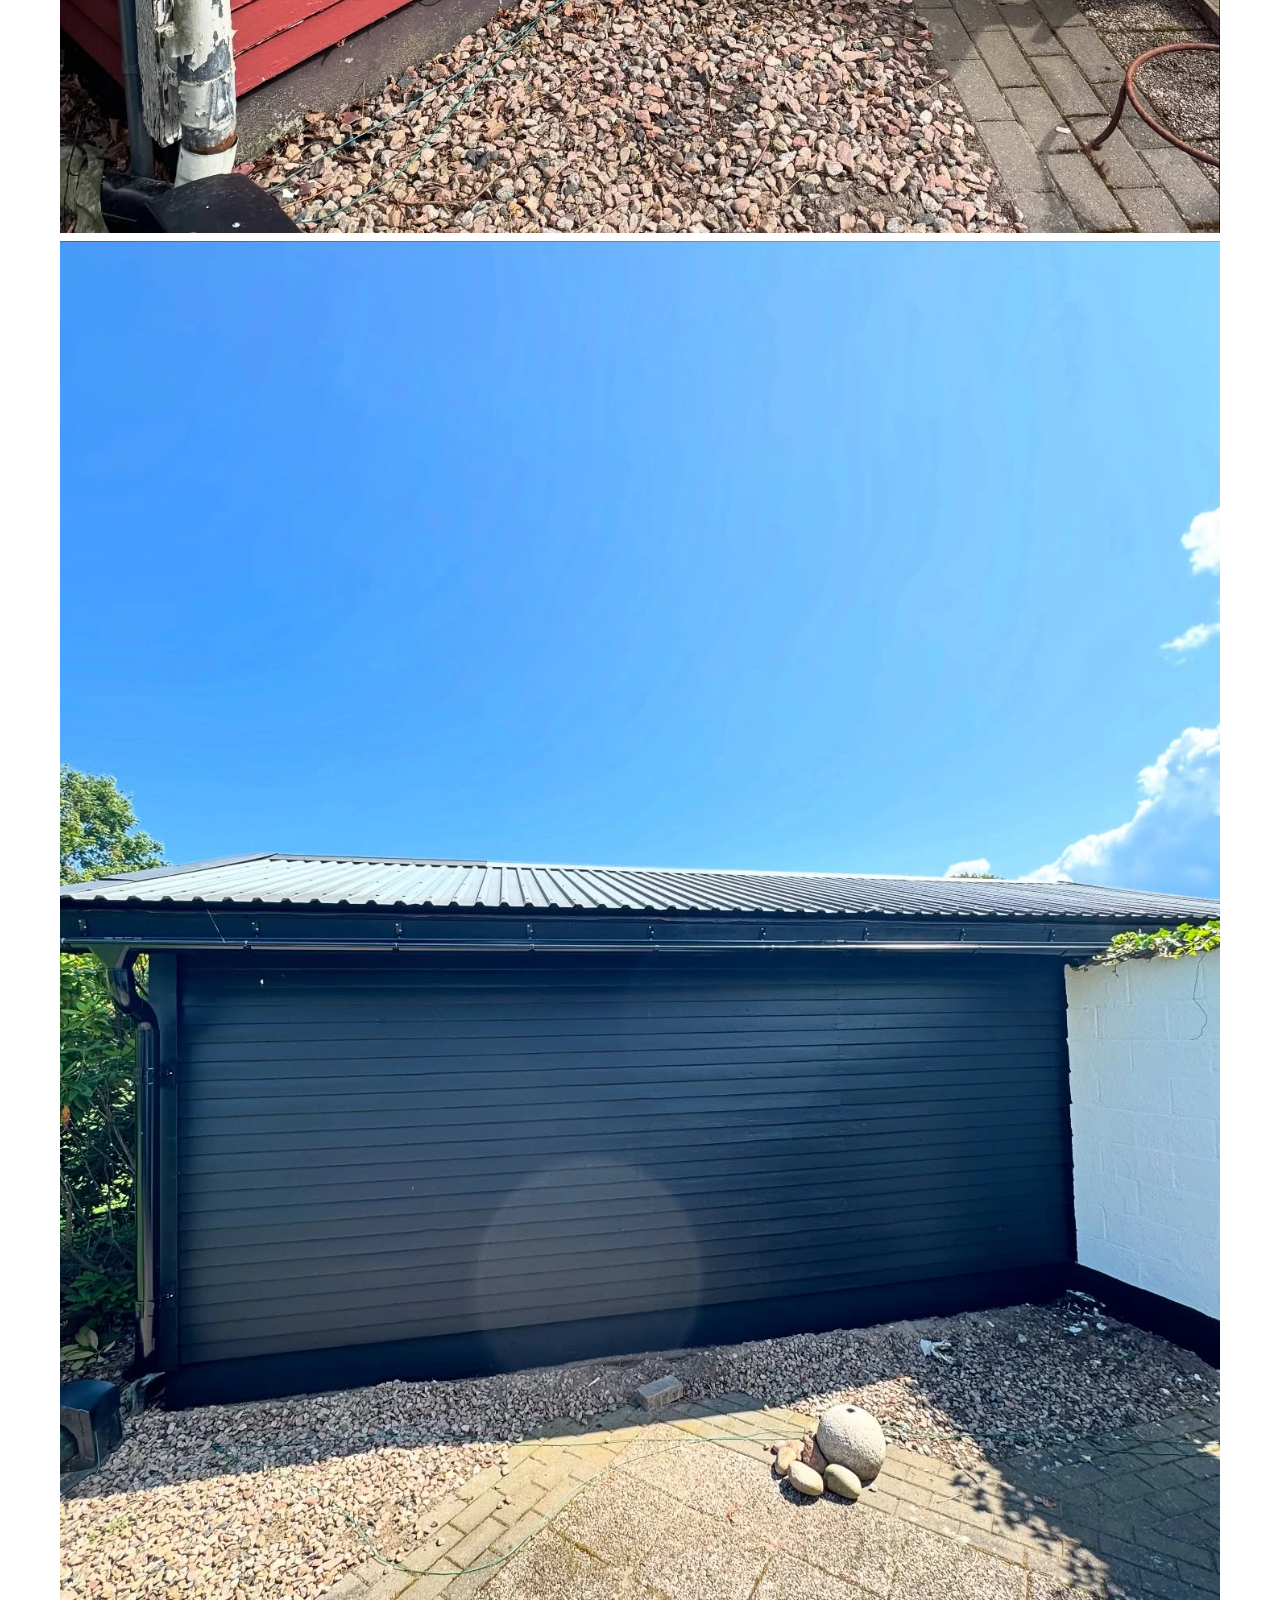
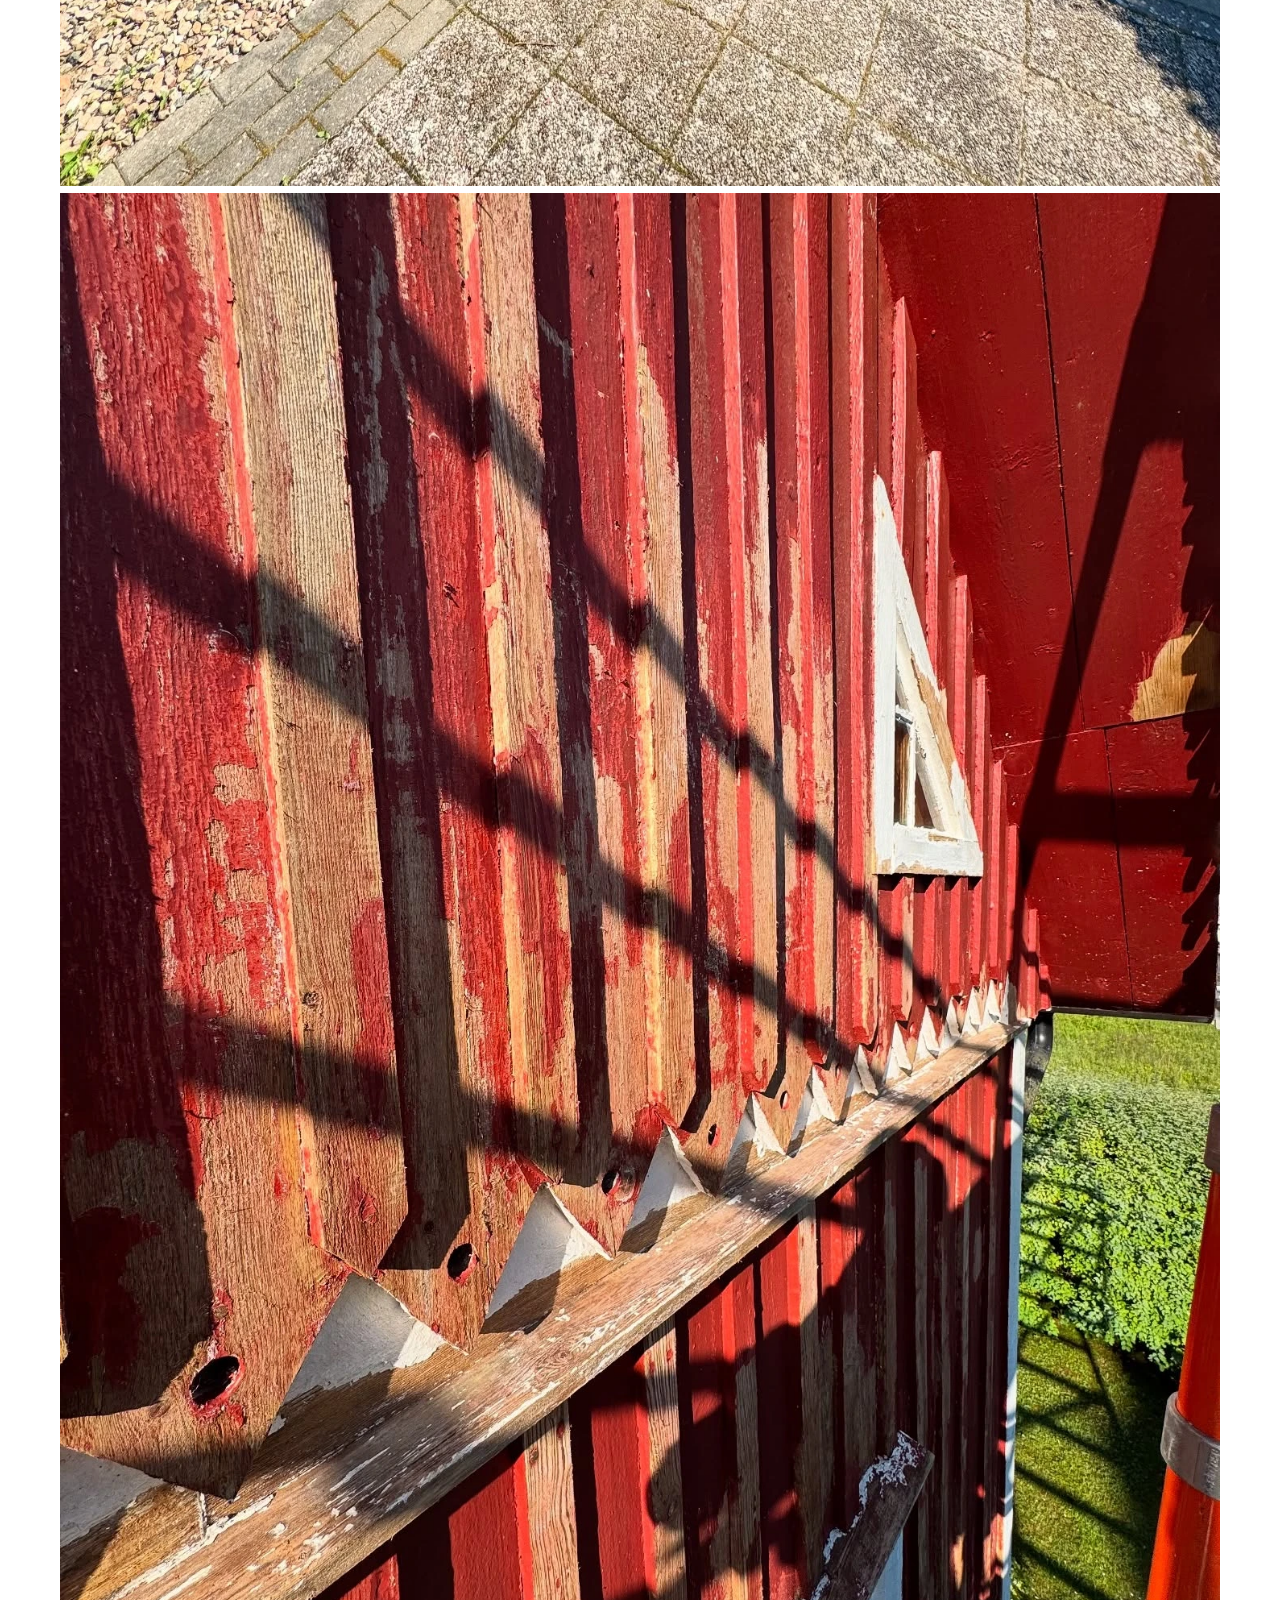
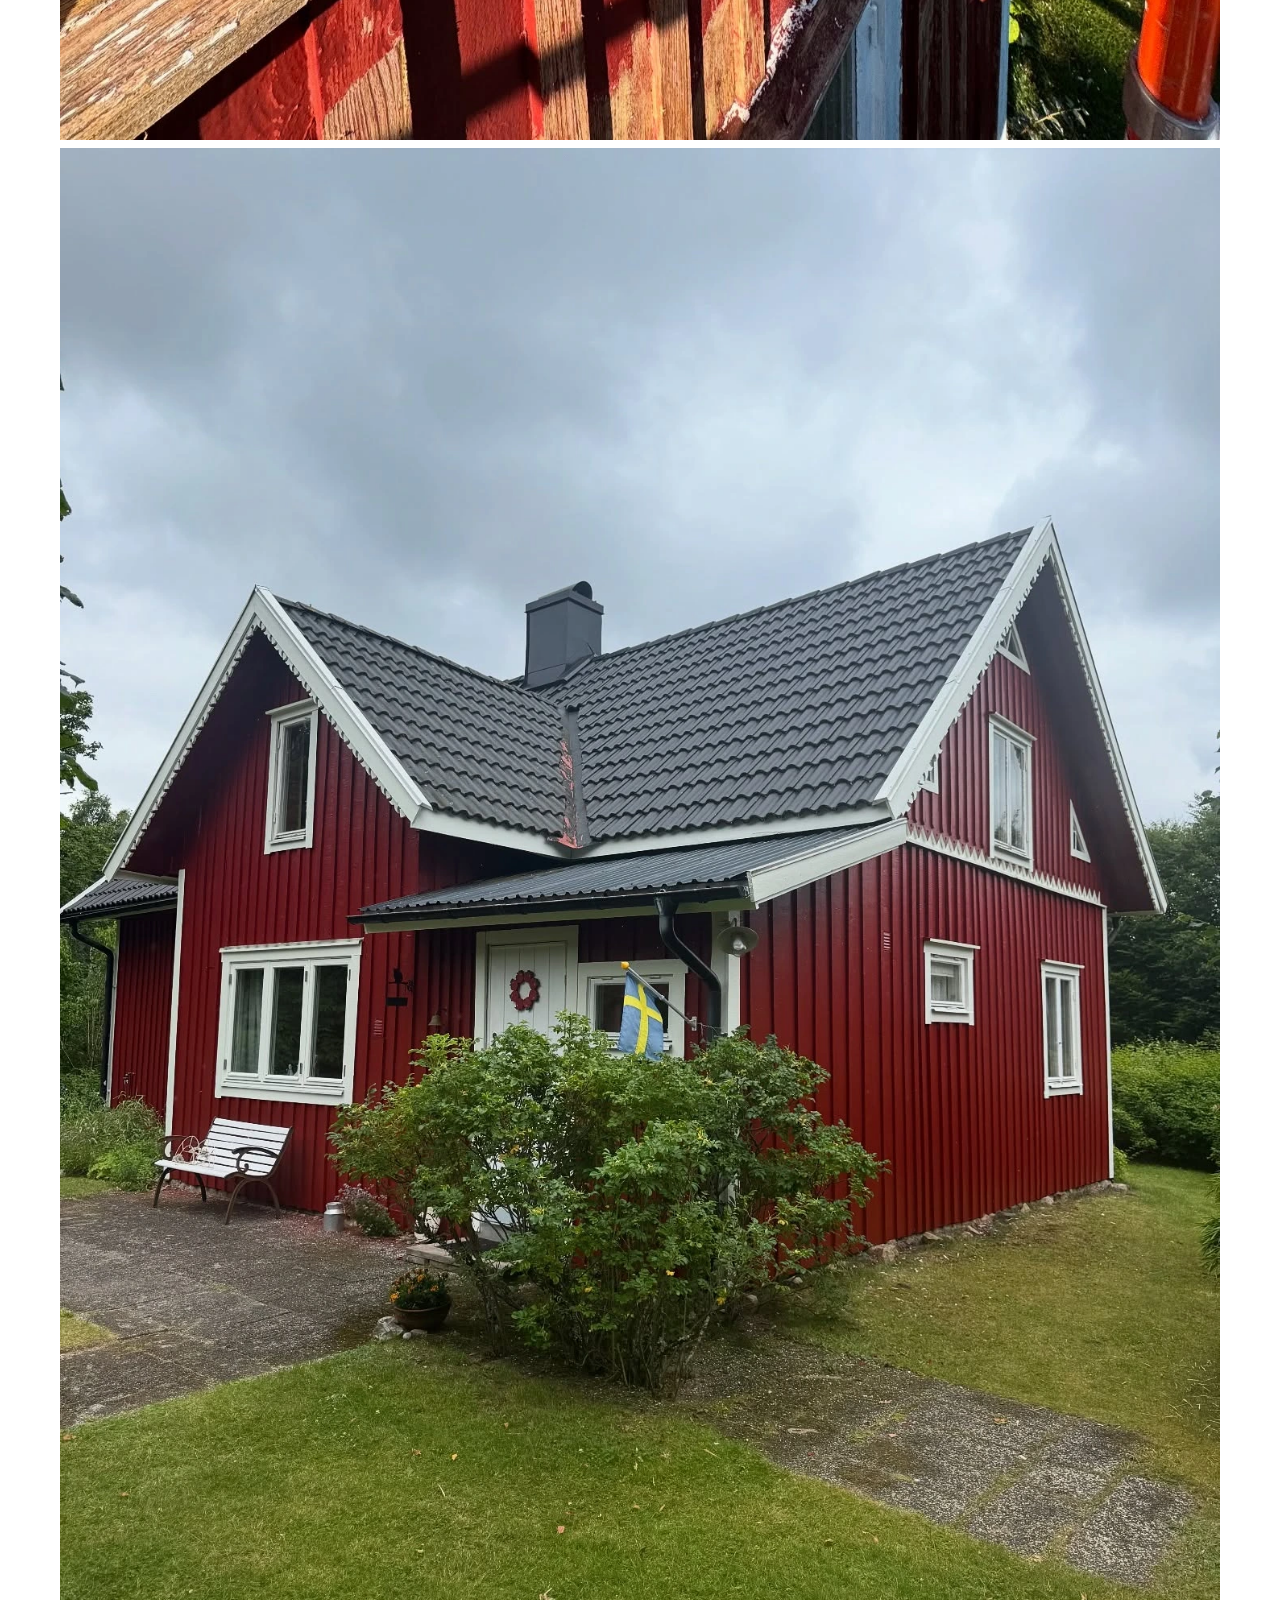
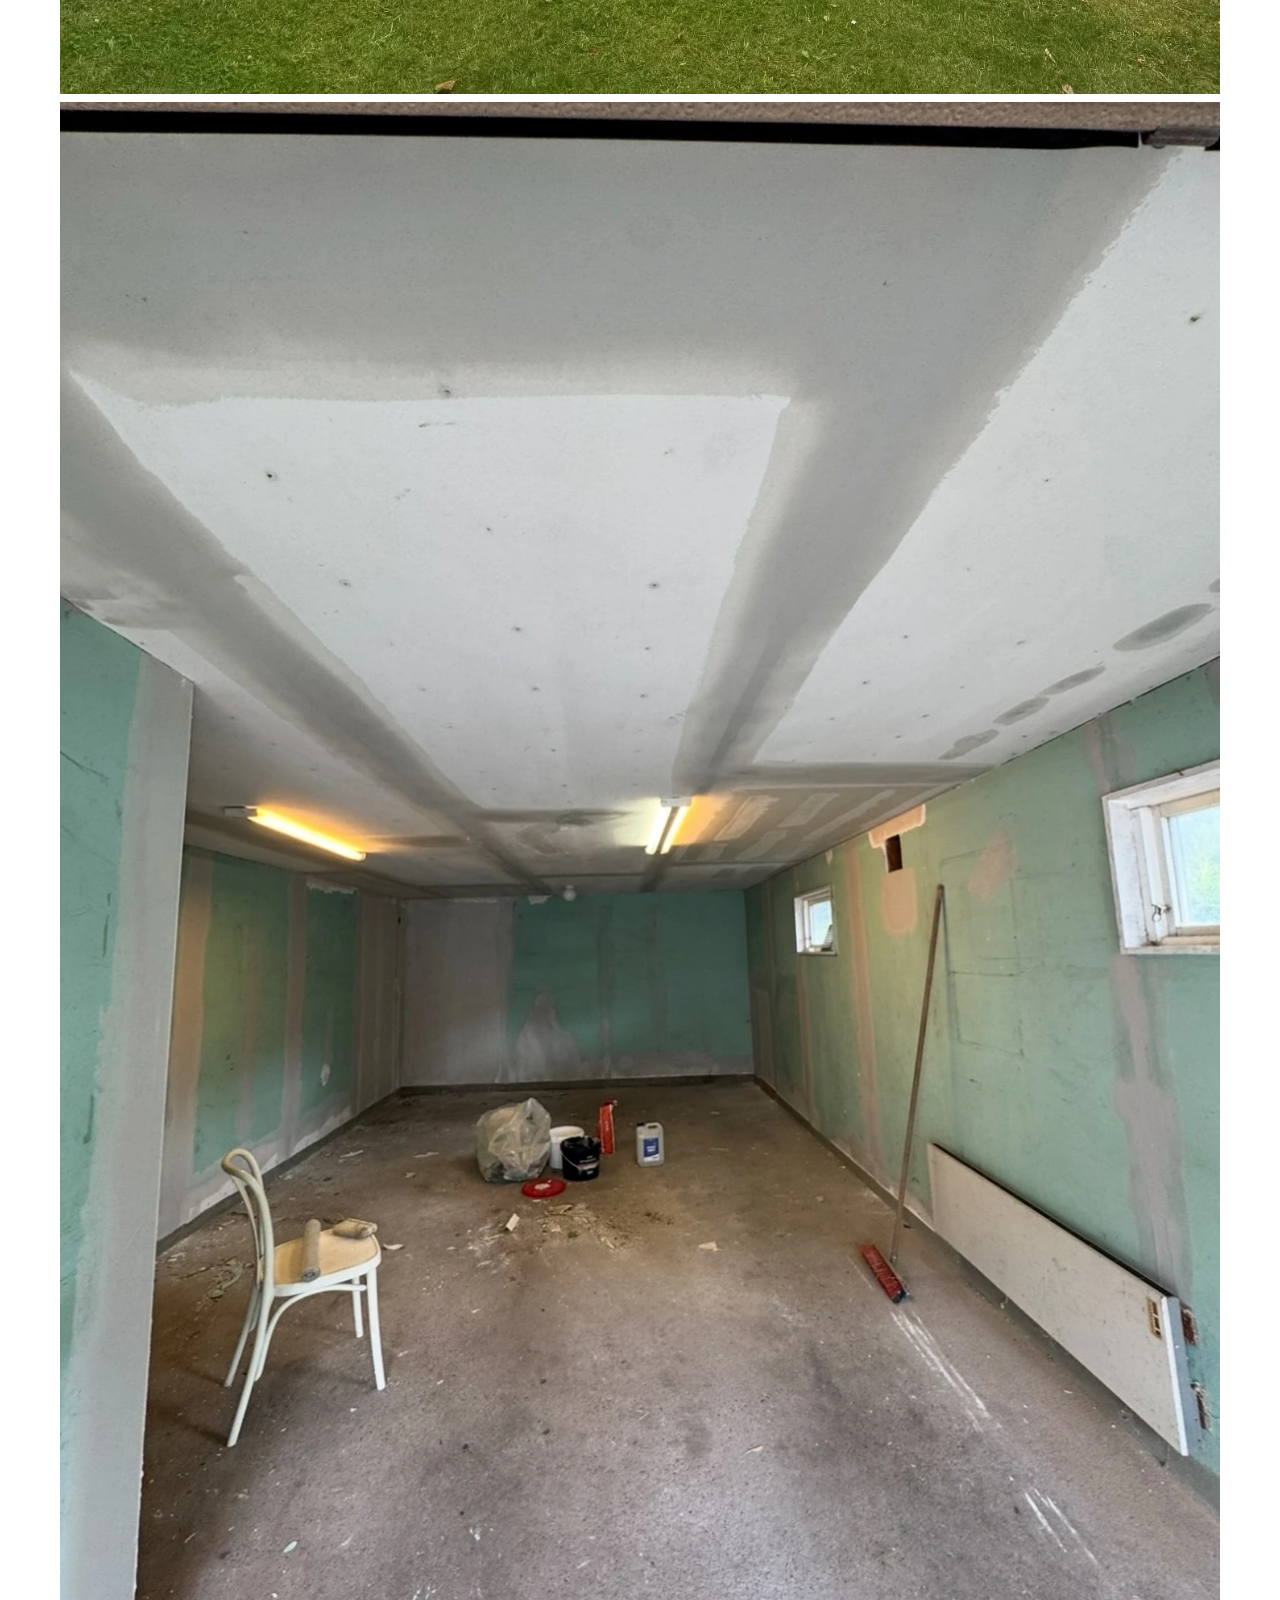
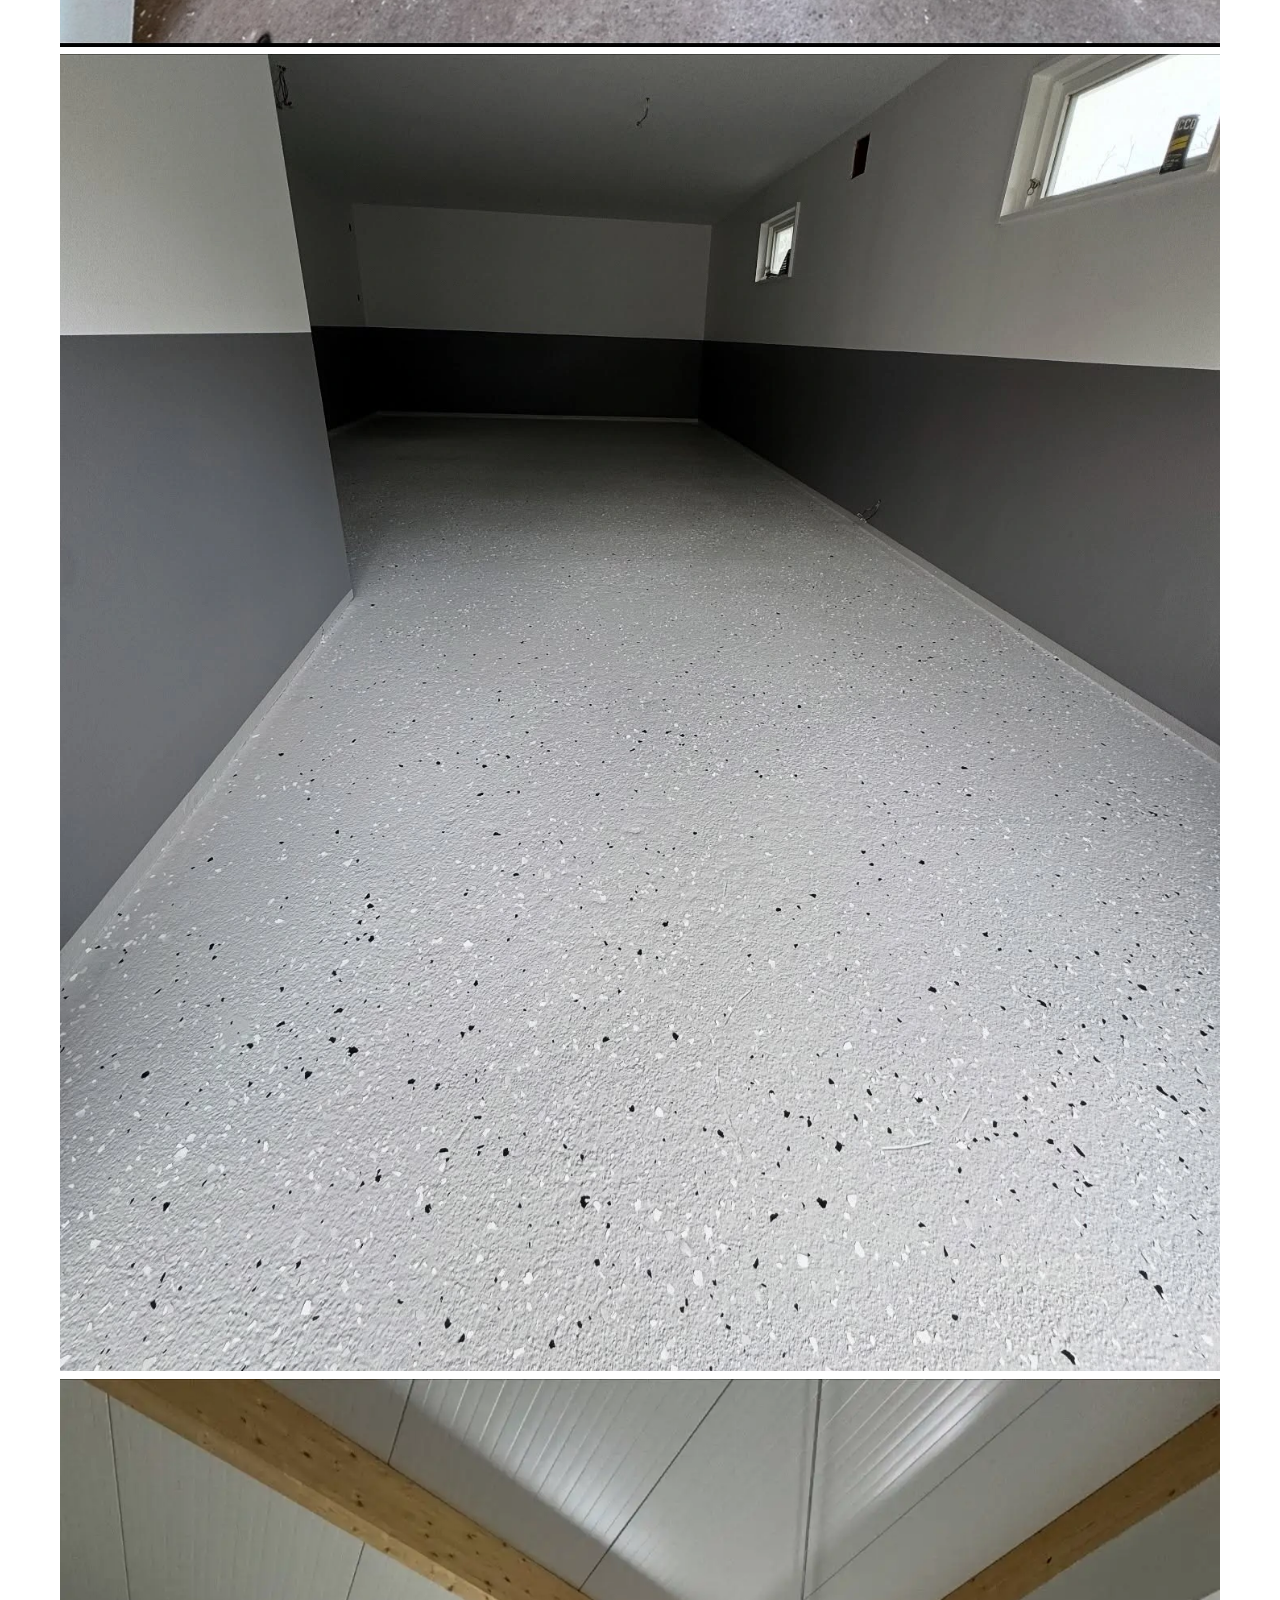
<file: projekt.html>
<!DOCTYPE html>
<html lang="sv">
<head>
    <meta charset="UTF-8">
    <meta name="viewport" content="width=device-width, initial-scale=1.0">
    
    <!-- Primary SEO Meta Tags -->
    <title>Våra Projekt | Före & Efter Bilder - Målare Ljungby Småland | Sjöstedts Måleri AB</title>
    <meta name="description" content="Se våra tidigare måleriprojekt i Ljungby, Småland. Före och efter bilder på invändig målning, utvändig målning och takrengöring. Inspiration för ditt projekt i Ljungby och Kronobergs län!">
    <meta name="keywords" content="måleriprojekt Ljungby, före efter målning Ljungby, måleri referensprojekt Ljungby, fasadmålning bilder Ljungby, invändig målning exempel, utvändig målning projekt, takrengöring projekt Ljungby, måleri Småland">
    <meta name="robots" content="index, follow">
    <link rel="canonical" href="https://malerisjostedts.se/projekt.html">
    
    <!-- Favicon -->
    <link rel="icon" type="image/png" href="images/sjostedts-small-logo (1).jpg">
    <link rel="apple-touch-icon" href="images/sjostedts-small-logo (1).jpg">
    
    <!-- Geo Meta Tags -->
    <meta name="geo.region" content="SE-G">
    <meta name="geo.placename" content="Ljungby, Småland">
    
    <!-- Open Graph -->
    <meta property="og:type" content="website">
    <meta property="og:url" content="https://malerisjostedts.se/projekt.html">
    <meta property="og:title" content="Våra Projekt | Före & Efter - Sjöstedts Måleri AB Ljungby Småland">
    <meta property="og:description" content="Se våra tidigare måleriprojekt i Ljungby, Småland. Före och efter bilder på invändig målning, utvändig målning och takrengöring.">
    <meta property="og:locale" content="sv_SE">
    
    <!-- Preload Project Images for Faster Loading -->
    <link rel="preload" as="image" href="images/projekt/projekt-1-alg-före.webp">
    <link rel="preload" as="image" href="images/projekt/projekt-1-alg-efter.webp">
    <link rel="preload" as="image" href="images/projekt/projekt-2-invandig-före.webp">
    <link rel="preload" as="image" href="images/projekt/projekt-2-invadig-efter.webp">
    <link rel="preload" as="image" href="images/projekt/projekt-3-utvandig-före.webp">
    <link rel="preload" as="image" href="images/projekt/projekt-3-utvandig-efter.webp">
    <link rel="preload" as="image" href="images/projekt/projekt-4-utvandig-före.webp">
    <link rel="preload" as="image" href="images/projekt/projekt-4-utvandig-efter.webp">
    <link rel="preload" as="image" href="images/projekt/projekt-5-utvandig-före.webp">
    <link rel="preload" as="image" href="images/projekt/projekt-5-invandig-efter.webp">
    <link rel="preload" as="image" href="images/projekt/projekt-6-invandig-före.webp">
    <link rel="preload" as="image" href="images/projekt/projekt-6-invandig-efter.webp">
    <link rel="preload" as="image" href="images/projekt/projekt-7-utvandig-före.webp">
    <link rel="preload" as="image" href="images/projekt/projekt-7-utvandig-efter.webp">
    <link rel="preload" as="image" href="images/projekt/projekt-8-utvandig-före.webp">
    <link rel="preload" as="image" href="images/projekt/projekt-8-utvandig-efter.webp">
    
    <!-- Breadcrumb Schema -->
    <script type="application/ld+json">
    {
      "@context": "https://schema.org",
      "@type": "BreadcrumbList",
      "itemListElement": [
        {
          "@type": "ListItem",
          "position": 1,
          "name": "Hem",
          "item": "https://malerisjostedts.se/"
        },
        {
          "@type": "ListItem",
          "position": 2,
          "name": "Projekt",
          "item": "https://malerisjostedts.se/projekt.html"
        }
      ]
    }
    </script>
    
    <!-- ImageGallery Schema -->
    <script type="application/ld+json">
    {
      "@context": "https://schema.org",
      "@type": "ImageGallery",
      "name": "Måleriprojekt Ljungby Småland",
      "description": "Före och efter bilder från våra måleriprojekt i Ljungby och Kronobergs län. Visar invändig målning, utvändig målning och takrengöring",
      "creator": {
        "@type": "Organization",
        "name": "Sjöstedts Måleri AB"
      }
    }
    </script>
    
    <link rel="stylesheet" href="styles.css?v=4">
</head>
<body>
    <!-- Navigation -->
    <nav class="navbar">
        <div class="container">
            <div class="nav-wrapper">
                <a href="index.html" class="logo"><img src="images/logga.png" alt="Sjöstedts Måleri AB - Målare Ljungby Småland" width="100"></a>
                <button class="hamburger" id="hamburger" aria-label="Öppna meny">
                    <svg class="hamburger-icon" width="24" height="24" viewBox="0 0 24 24" fill="none" stroke="currentColor" stroke-width="2" stroke-linecap="round" stroke-linejoin="round">
                        <line x1="3" y1="6" x2="21" y2="6"></line>
                        <line x1="3" y1="12" x2="21" y2="12"></line>
                        <line x1="3" y1="18" x2="21" y2="18"></line>
                    </svg>
                    <svg class="close-icon" width="24" height="24" viewBox="0 0 24 24" fill="none" stroke="currentColor" stroke-width="2" stroke-linecap="round" stroke-linejoin="round">
                        <line x1="18" y1="6" x2="6" y2="18"></line>
                        <line x1="6" y1="6" x2="18" y2="18"></line>
                    </svg>
                </button>
                <ul class="nav-menu" id="nav-menu">
                    <li><a href="index.html">Hem</a></li>
                    <li><a href="tjanster.html">Tjänster</a></li>
                    <li><a href="projekt.html" class="active">Projekt</a></li>
                    <li><a href="boka.html" class="nav-booking">Boka tjänst</a></li>
                    <li><a href="kontakt.html">Kontakt</a></li>
                </ul>
            </div>
        </div>
    </nav>

    <!-- Page Header -->
    <section class="page-header">
        <div class="container">
            <h1>Tidigare Projekt</h1>
            <p>Nöjda kunder och fantastiska resultat - se vad vi har åstadkommit</p>
        </div>
    </section>

    <!-- Project Filter -->
    <section class="project-filters">
        <div class="container">
            <div class="filter-buttons">
                <button class="filter-btn active" data-filter="all">Alla Projekt</button>
                <button class="filter-btn" data-filter="fasade">Utvändig målning</button>
                <button class="filter-btn" data-filter="interior">Invändig målning & tapetsering</button>
                <button class="filter-btn" data-filter="foretag">Takrengöring & Algbehandling</button>
            </div>
        </div>
    </section>

    <!-- Projects Masonry Grid -->
    <section class="projects-section">
        <div class="container">
            <div class="projects-masonry">
                <!-- Projekt 1: Algbehandling -->
                <div class="project-card" data-category="foretag">
                    <div class="project-images">
                        <div class="project-image-wrapper">
                            <div class="image-label">Före</div>
                            <picture>
                                <source srcset="images/projekt/projekt-1-alg-före.webp" type="image/webp">
                                <img src="images/projekt/projekt-1-alg-före.webp" alt="Algbehandling före" loading="eager" fetchpriority="high">
                            </picture>
                        </div>
                        <div class="project-image-wrapper">
                            <div class="image-label">Efter</div>
                            <picture>
                                <source srcset="images/projekt/projekt-1-alg-efter.webp" type="image/webp">
                                <img src="images/projekt/projekt-1-alg-efter.webp" alt="Algbehandling efter" loading="eager" fetchpriority="high">
                            </picture>
                        </div>
                    </div>
                </div>

                <!-- Projekt 2: Invändig målning -->
                <div class="project-card" data-category="interior">
                    <div class="project-images">
                        <div class="project-image-wrapper">
                            <div class="image-label">Före</div>
                            <picture>
                                <source srcset="images/projekt/projekt-2-invandig-före.webp" type="image/webp">
                                <img src="images/projekt/projekt-2-invandig-före.webp" alt="Invändig målning före" loading="eager">
                            </picture>
                        </div>
                        <div class="project-image-wrapper">
                            <div class="image-label">Efter</div>
                            <picture>
                                <source srcset="images/projekt/projekt-2-invadig-efter.webp" type="image/webp">
                                <img src="images/projekt/projekt-2-invadig-efter.webp" alt="Invändig målning efter" loading="eager">
                            </picture>
                        </div>
                    </div>
                </div>

                <!-- Projekt 3: Utvändig målning -->
                <div class="project-card" data-category="fasade">
                    <div class="project-images">
                        <div class="project-image-wrapper">
                            <div class="image-label">Före</div>
                            <picture>
                                <source srcset="images/projekt/projekt-3-utvandig-före.webp" type="image/webp">
                                <img src="images/projekt/projekt-3-utvandig-före.webp" alt="Kök före" loading="eager">
                            </picture>
                        </div>
                        <div class="project-image-wrapper">
                            <div class="image-label">Efter</div>
                            <picture>
                                <source srcset="images/projekt/projekt-3-utvandig-efter.webp" type="image/webp">
                                <img src="images/projekt/projekt-3-utvandig-efter.webp" alt="Kök efter" loading="eager">
                            </picture>
                        </div>
                    </div>
                </div>

                <!-- Projekt 4: Fasadmålning Villa -->
                <div class="project-card" data-category="fasade">
                    <div class="project-images">
                        <div class="project-image-wrapper">
                            <div class="image-label">Före</div>
                            <picture>
                                <source srcset="images/projekt/projekt-4-utvandig-före.webp" type="image/webp">
                                <img src="images/projekt/projekt-4-utvandig-före.webp" alt="Fasadmålning före" loading="eager">
                            </picture>
                        </div>
                        <div class="project-image-wrapper">
                            <div class="image-label">Efter</div>
                            <picture>
                                <source srcset="images/projekt/projekt-4-utvandig-efter.webp" type="image/webp">
                                <img src="images/projekt/projekt-4-utvandig-efter.webp" alt="Fasadmålning efter" loading="eager">
                            </picture>
                        </div>
                    </div>
                </div>

                <!-- Projekt 5: Invändig målning -->
                <div class="project-card" data-category="interior">
                    <div class="project-images">
                        <div class="project-image-wrapper">
                            <div class="image-label">Före</div>
                            <picture>
                                <source srcset="images/projekt/projekt-5-utvandig-före.webp" type="image/webp">
                                <img src="images/projekt/projekt-5-utvandig-före.webp" alt="Invändig målning före" loading="eager">
                            </picture>
                        </div>
                        <div class="project-image-wrapper">
                            <div class="image-label">Efter</div>
                            <picture>
                                <source srcset="images/projekt/projekt-5-invandig-efter.webp" type="image/webp">
                                <img src="images/projekt/projekt-5-invandig-efter.webp" alt="Invändig målning efter" loading="eager">
                            </picture>
                        </div>
                    </div>
                </div>

                <!-- Projekt 6: Interiörmålning Kök -->
                <div class="project-card" data-category="interior">
                    <div class="project-images">
                        <div class="project-image-wrapper">
                            <div class="image-label">Före</div>
                            <picture>
                                <source srcset="images/projekt/projekt-6-invandig-före.webp" type="image/webp">
                                <img src="images/projekt/projekt-6-invandig-före.webp" alt="Interiörmålning före" loading="eager">
                            </picture>
                        </div>
                        <div class="project-image-wrapper">
                            <div class="image-label">Efter</div>
                            <picture>
                                <source srcset="images/projekt/projekt-6-invandig-efter.webp" type="image/webp">
                                <img src="images/projekt/projekt-6-invandig-efter.webp" alt="Interiörmålning efter" loading="eager">
                            </picture>
                        </div>
                    </div>
                </div>

                <!-- Projekt 7: Komplett Husrenovering -->
                <div class="project-card" data-category="fasade">
                    <div class="project-images">
                        <div class="project-image-wrapper">
                            <div class="image-label">Före</div>
                            <picture>
                                <source srcset="images/projekt/projekt-7-utvandig-före.webp" type="image/webp">
                                <img src="images/projekt/projekt-7-utvandig-före.webp" alt="Husrenovering före" loading="eager">
                            </picture>
                        </div>
                        <div class="project-image-wrapper">
                            <div class="image-label">Efter</div>
                            <picture>
                                <source srcset="images/projekt/projekt-7-utvandig-efter.webp" type="image/webp">
                                <img src="images/projekt/projekt-7-utvandig-efter.webp" alt="Husrenovering efter" loading="eager">
                            </picture>
                        </div>
                    </div>
                </div>

                <!-- Projekt 8: Garage Renovering -->
                <div class="project-card" data-category="fasade">
                    <div class="project-images">
                        <div class="project-image-wrapper">
                            <div class="image-label">Före</div>
                            <picture>
                                <source srcset="images/projekt/projekt-8-utvandig-före.webp" type="image/webp">
                                <img src="images/projekt/projekt-8-utvandig-före.webp" alt="Garage renovering före" loading="eager">
                            </picture>
                        </div>
                        <div class="project-image-wrapper">
                            <div class="image-label">Efter</div>
                            <picture>
                                <source srcset="images/projekt/projekt-8-utvandig-efter.webp" type="image/webp">
                                <img src="images/projekt/projekt-8-utvandig-efter.webp" alt="Garage renovering efter" loading="eager">
                            </picture>
                        </div>
                    </div>
                </div>

            </div>
        </div>
    </section>

    <!-- CTA Section -->
    <section class="cta">
        <div class="container">
            <h2>Redo att börja ditt projekt?</h2>
            <p>Kontakta oss idag för en kostnadsfri offert</p>
            <a href="kontakt.html" class="btn btn-primary">Kontakta oss</a>
        </div>
    </section>

    <!-- Footer -->
    <footer class="footer">
        <div class="container">
            <div class="footer-content">
                <div class="footer-column">
                    <h3>Sjöstedts Måleri AB</h3>
                    <p>Professionell målning i Ljungby. Vi förvandlar dina visioner till verklighet med vår passion för måleri och expertis.</p>
                    <div class="social-icons">
                        <a href="https://www.facebook.com/p/Sj%C3%B6stedts-M%C3%A5leri-AB-100066792379905/" target="_blank" class="social-icon" aria-label="Facebook">
                            <svg width="20" height="20" viewBox="0 0 24 24" fill="currentColor">
                                <path d="M24 12.073c0-6.627-5.373-12-12-12s-12 5.373-12 12c0 5.99 4.388 10.954 10.125 11.854v-8.385H7.078v-3.47h3.047V9.43c0-3.007 1.792-4.669 4.533-4.669 1.312 0 2.686.235 2.686.235v2.953H15.83c-1.491 0-1.956.925-1.956 1.874v2.25h3.328l-.532 3.47h-2.796v8.385C19.612 23.027 24 18.062 24 12.073z"/>
                            </svg>
                        </a>
                        <a href="https://www.instagram.com/sjostedtsmaleri/" target="_blank" class="social-icon" aria-label="Instagram">
                            <svg width="20" height="20" viewBox="0 0 24 24" fill="currentColor">
                                <path d="M12 2.163c3.204 0 3.584.012 4.85.07 3.252.148 4.771 1.691 4.919 4.919.058 1.265.069 1.645.069 4.849 0 3.205-.012 3.584-.069 4.849-.149 3.225-1.664 4.771-4.919 4.919-1.266.058-1.644.07-4.85.07-3.204 0-3.584-.012-4.849-.07-3.26-.149-4.771-1.699-4.919-4.92-.058-1.265-.07-1.644-.07-4.849 0-3.204.013-3.583.07-4.849.149-3.227 1.664-4.771 4.919-4.919 1.266-.057 1.645-.069 4.849-.069zm0-2.163c-3.259 0-3.667.014-4.947.072-4.358.2-6.78 2.618-6.98 6.98-.059 1.281-.073 1.689-.073 4.948 0 3.259.014 3.668.072 4.948.2 4.358 2.618 6.78 6.98 6.98 1.281.058 1.689.072 4.948.072 3.259 0 3.668-.014 4.948-.072 4.354-.2 6.782-2.618 6.979-6.98.059-1.28.073-1.689.073-4.948 0-3.259-.014-3.667-.072-4.947-.196-4.354-2.617-6.78-6.979-6.98-1.281-.059-1.69-.073-4.949-.073zm0 5.838c-3.403 0-6.162 2.759-6.162 6.162s2.759 6.163 6.162 6.163 6.162-2.759 6.162-6.163c0-3.403-2.759-6.162-6.162-6.162zm0 10.162c-2.209 0-4-1.79-4-4 0-2.209 1.791-4 4-4s4 1.791 4 4c0 2.21-1.791 4-4 4zm6.406-11.845c-.796 0-1.441.645-1.441 1.44s.645 1.44 1.441 1.44c.795 0 1.439-.645 1.439-1.44s-.644-1.44-1.439-1.44z"/>
                            </svg>
                        </a>
                    </div>
                </div>
                
                <div class="footer-column">
                    <h4>Tjänster</h4>
                    <ul>
                        <li><a href="tjanster.html">Invändig målning & tapetsering</a></li>
                        <li><a href="tjanster.html">Utvändig målning</a></li>
                        <li><a href="tjanster.html">Takrengöring & Algbehandling</a></li>
                    </ul>
                </div>
                
                <div class="footer-column">
                    <h4>Företag</h4>
                    <ul>
                        <li><a href="kontakt.html">Kontakta oss</a></li>
                        <li><a href="tjanster.html">Våra tjänster</a></li>
                        <li><a href="projekt.html">Våra projekt</a></li>
                    </ul>
                </div>
                
                <div class="footer-column">
                    <h4>Kontakt</h4>
                    <ul>
                        <li><a href="tel:0735271957">Telefon: 073-527 19 57</a></li>
                        <li><a href="mailto:sjostedtsmaleri@gmail.com">Email: sjostedtsmaleri@gmail.com</a></li>
                        <li>Torsgatan 117, Ljungby, Sweden</li>
                    </ul>
                </div>
            </div>
            
            <div class="footer-bottom">
                <div class="footer-bottom-content">
                    <p>&copy; <span id="year"></span> Sjöstedts Måleri AB. Alla rättigheter förbehållna.</p>
                    <p class="credits">Hemsida producerad av <a href="https://www.linkedin.com/in/martin-pranjic-99a278310/" target="_blank" class="credit-link">Martin Pranjic</a></p>
                </div>
            </div>
        </div>
    </footer>

    <script src="script.js?v=4"></script>
    <script>
        document.getElementById('year').textContent = new Date().getFullYear();
        
        // Project filter functionality
        document.addEventListener('DOMContentLoaded', function() {
            const filterButtons = document.querySelectorAll('.filter-btn');
            const projectCards = document.querySelectorAll('.project-card');

            filterButtons.forEach(button => {
                button.addEventListener('click', function() {
                    // Remove active class from all buttons
                    filterButtons.forEach(btn => btn.classList.remove('active'));
                    // Add active class to clicked button
                    this.classList.add('active');

                    const filter = this.getAttribute('data-filter');
                    
                    // Filter projects
                    projectCards.forEach((card) => {
                        const shouldShow = filter === 'all' || card.getAttribute('data-category') === filter;
                        
                        if (shouldShow) {
                            card.style.display = 'block';
                        } else {
                            card.style.display = 'none';
                        }
                    });
                });
            });
        });
    </script>
</body>
</html>
</file>
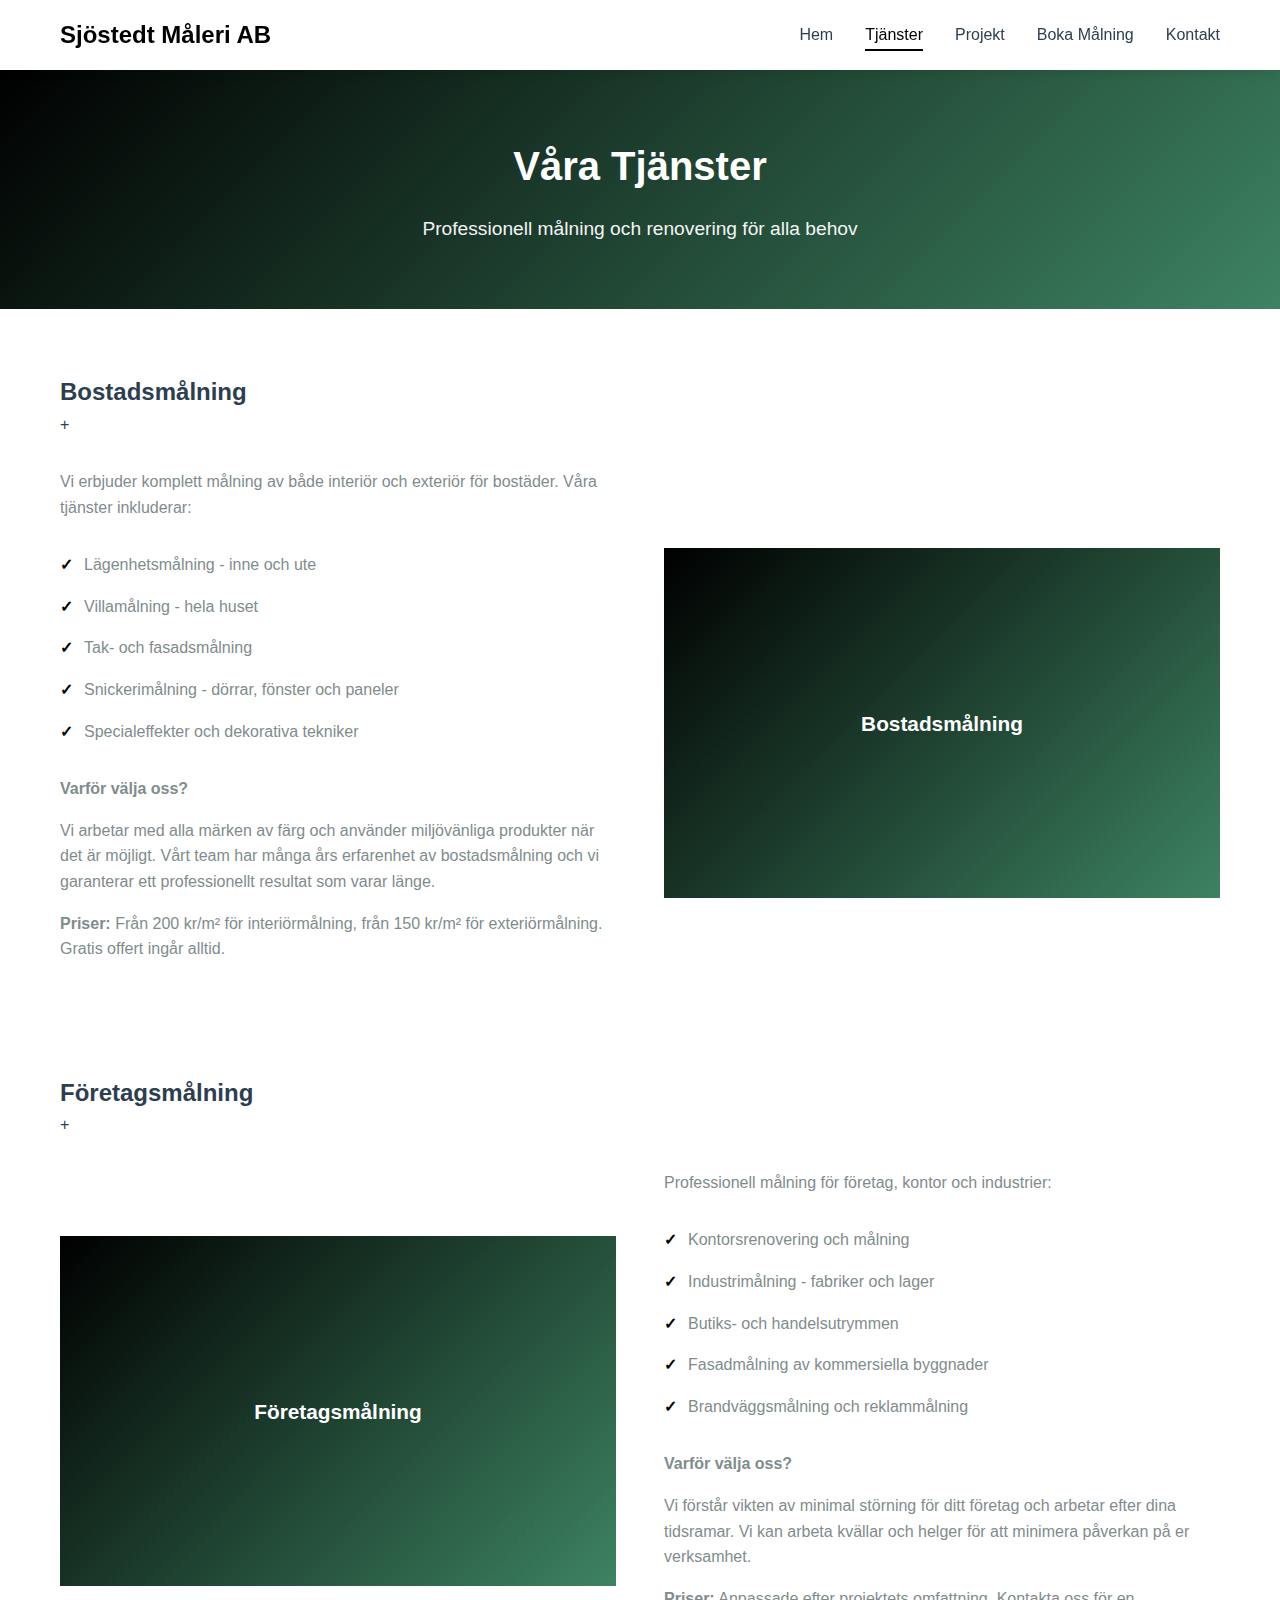
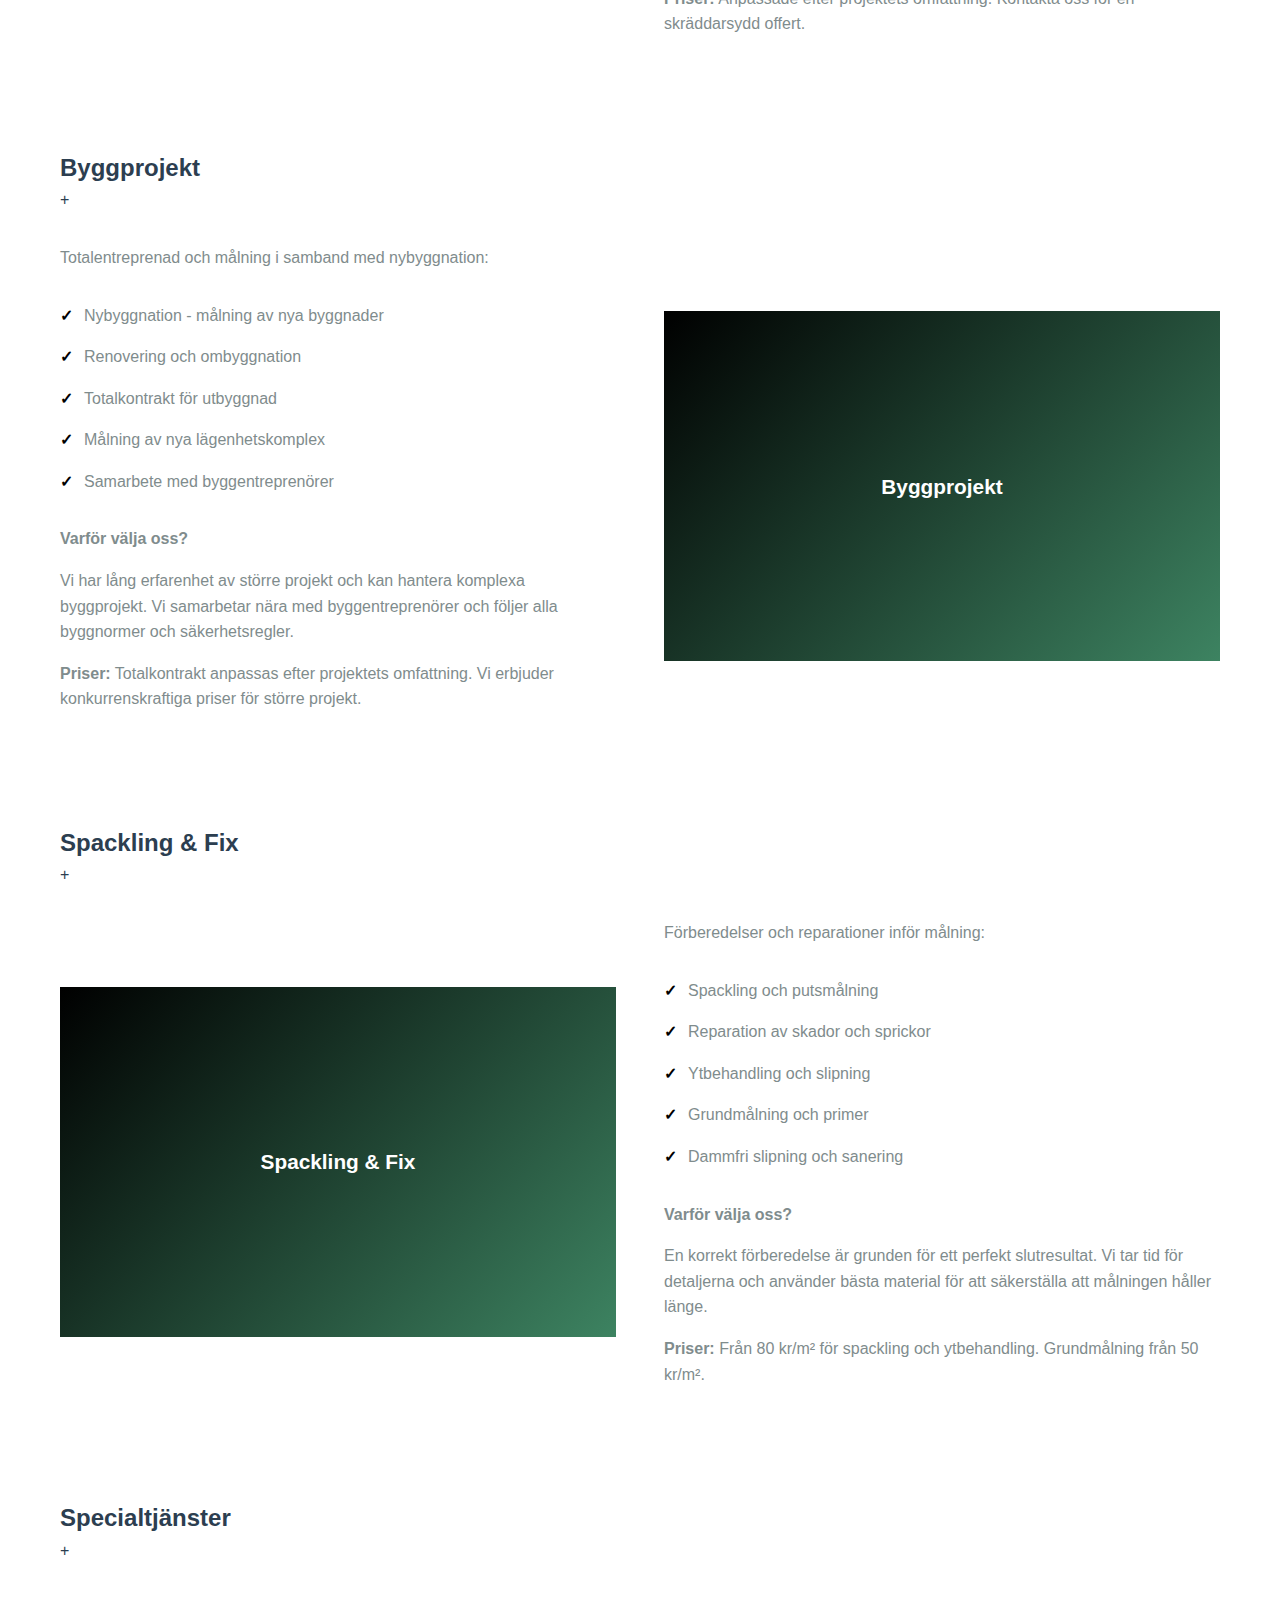
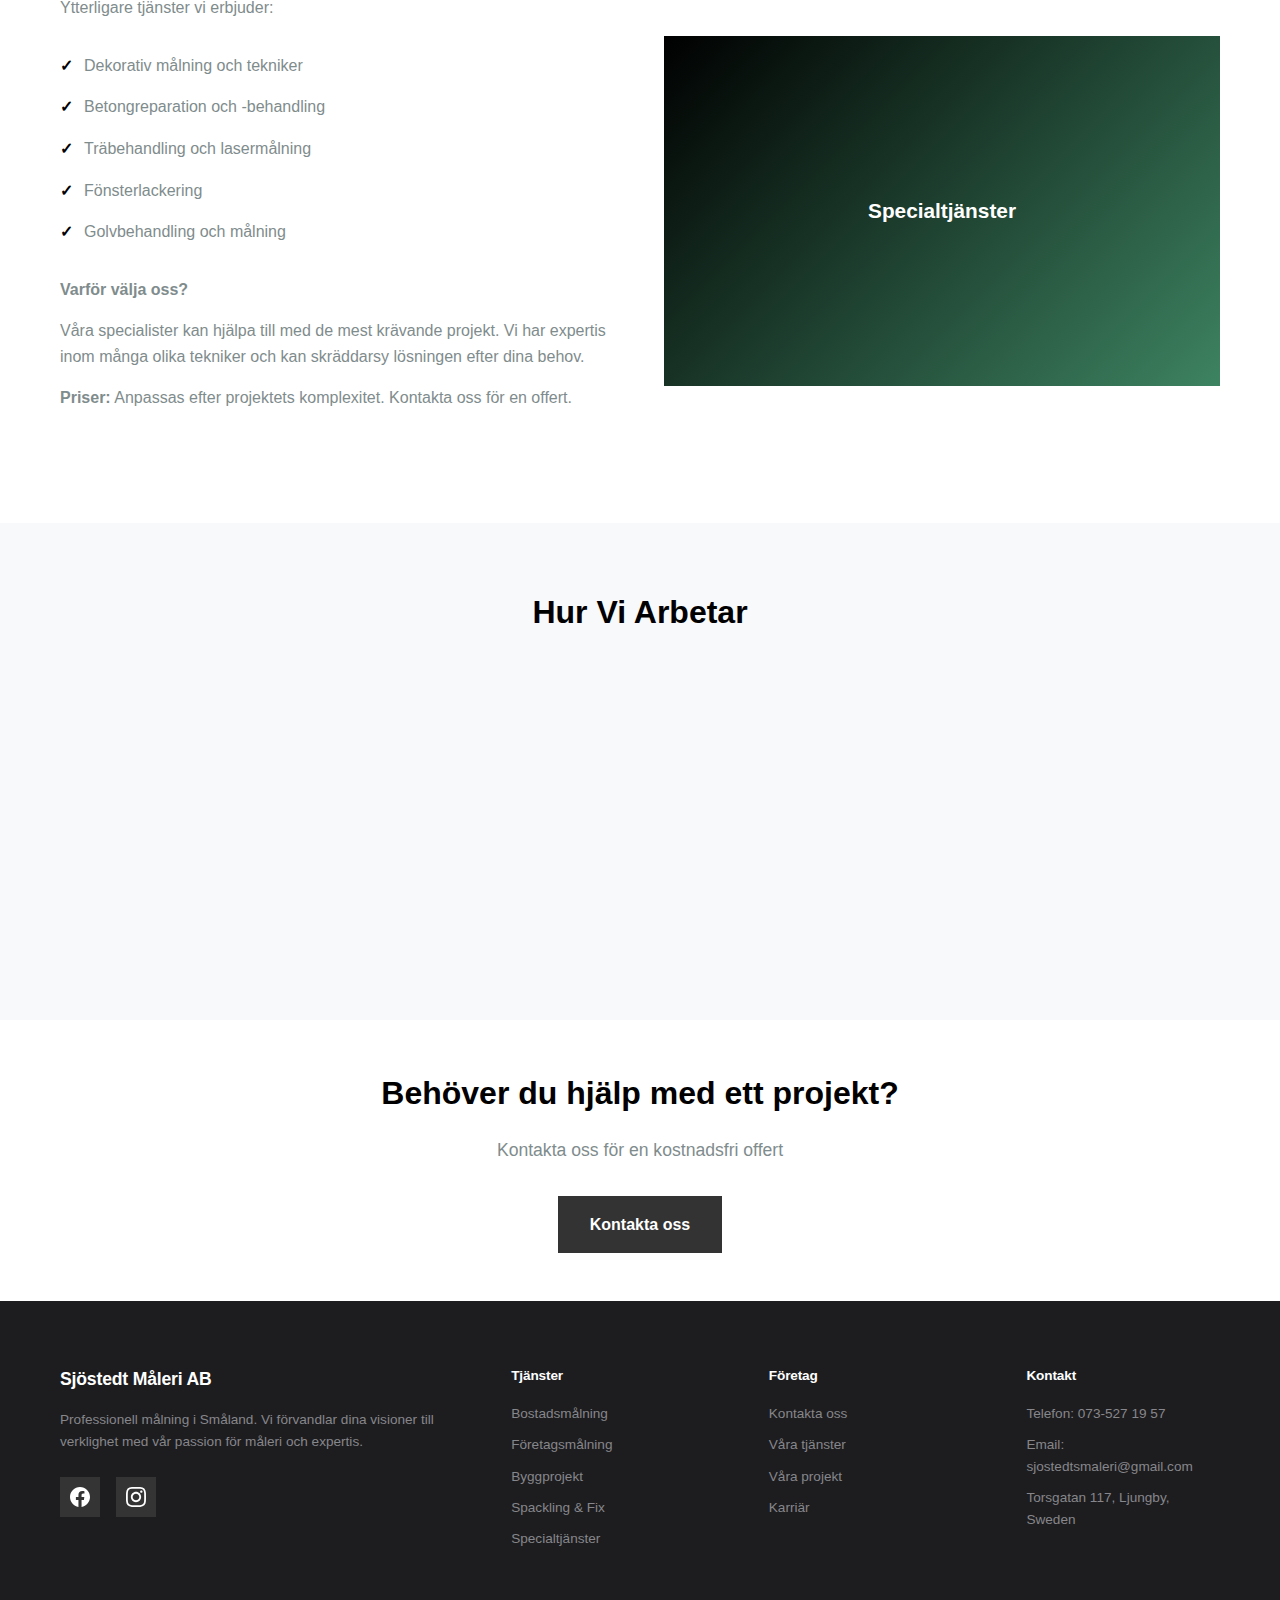
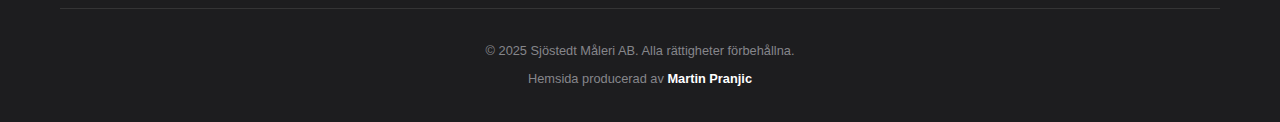
<file: tjanster.html>
<!DOCTYPE html>
<html lang="sv">
<head>
    <meta charset="UTF-8">
    <meta name="viewport" content="width=device-width, initial-scale=1.0">
    
    <!-- Primary SEO Meta Tags -->
    <title>Måleritjänster Ljungby | Bostadsmålning, Fasadmålning & Spackling - Sjöstedt Måleri AB</title>
    <meta name="description" content="Komplett utbud av måleritjänster i Ljungby. Bostadsmålning, fasadmålning, företagsmålning, spackling och specialtjänster. Gratis offert! ☎ 073-527 19 57">
    <meta name="keywords" content="måleritjänster Ljungby, bostadsmålning Ljungby, fasadmålning Ljungby, företagsmålning, spackling, interiörmålning, exteriörmålning, takmålning Ljungby">
    <meta name="robots" content="index, follow">
    <link rel="canonical" href="https://malerisjostedts.se/tjanster.html">
    
    <!-- Geo Meta Tags -->
    <meta name="geo.region" content="SE-G">
    <meta name="geo.placename" content="Ljungby, Småland">
    
    <!-- Open Graph -->
    <meta property="og:type" content="website">
    <meta property="og:url" content="https://malerisjostedts.se/tjanster.html">
    <meta property="og:title" content="Måleritjänster Ljungby | Sjöstedt Måleri AB">
    <meta property="og:description" content="Komplett utbud av måleritjänster i Ljungby. Bostadsmålning, fasadmålning och mer. Gratis offert!">
    <meta property="og:locale" content="sv_SE">
    
    <!-- Service Schema -->
    <script type="application/ld+json">
    {
      "@context": "https://schema.org",
      "@type": "Service",
      "serviceType": "Måleritjänster",
      "provider": {
        "@type": "HousePainter",
        "name": "Sjöstedt Måleri AB",
        "telephone": "+46735271957",
        "address": {
          "@type": "PostalAddress",
          "addressLocality": "Ljungby",
          "addressRegion": "Kronobergs län",
          "addressCountry": "SE"
        }
      },
      "areaServed": {
        "@type": "City",
        "name": "Ljungby"
      },
      "hasOfferCatalog": {
        "@type": "OfferCatalog",
        "name": "Måleritjänster",
        "itemListElement": [
          {
            "@type": "OfferCatalog",
            "name": "Bostadsmålning",
            "description": "Professionell målning av bostäder, både interiör och exteriör"
          },
          {
            "@type": "OfferCatalog",
            "name": "Fasadmålning",
            "description": "Målning av fasader på villor och byggnader"
          },
          {
            "@type": "OfferCatalog",
            "name": "Företagsmålning",
            "description": "Målning av kontor, butiker och industrilokaler"
          },
          {
            "@type": "OfferCatalog",
            "name": "Spackling & Fix",
            "description": "Spackling, reparationer och ytbehandling"
          }
        ]
      }
    }
    </script>
    
    <!-- Breadcrumb Schema -->
    <script type="application/ld+json">
    {
      "@context": "https://schema.org",
      "@type": "BreadcrumbList",
      "itemListElement": [
        {
          "@type": "ListItem",
          "position": 1,
          "name": "Hem",
          "item": "https://malerisjostedts.se/"
        },
        {
          "@type": "ListItem",
          "position": 2,
          "name": "Tjänster",
          "item": "https://malerisjostedts.se/tjanster.html"
        }
      ]
    }
    </script>
    
    <link rel="stylesheet" href="styles.css?v=4">
</head>
<body>
    <!-- Navigation -->
    <nav class="navbar">
        <div class="container">
            <div class="nav-wrapper">
                <a href="index.html" class="logo">Sjöstedt Måleri AB</a>
                <button class="hamburger" id="hamburger" aria-label="Öppna meny">
                    <svg class="hamburger-icon" width="24" height="24" viewBox="0 0 24 24" fill="none" stroke="currentColor" stroke-width="2" stroke-linecap="round" stroke-linejoin="round">
                        <line x1="3" y1="6" x2="21" y2="6"></line>
                        <line x1="3" y1="12" x2="21" y2="12"></line>
                        <line x1="3" y1="18" x2="21" y2="18"></line>
                    </svg>
                    <svg class="close-icon" width="24" height="24" viewBox="0 0 24 24" fill="none" stroke="currentColor" stroke-width="2" stroke-linecap="round" stroke-linejoin="round">
                        <line x1="18" y1="6" x2="6" y2="18"></line>
                        <line x1="6" y1="6" x2="18" y2="18"></line>
                    </svg>
                </button>
                <ul class="nav-menu" id="nav-menu">
                    <li><a href="index.html">Hem</a></li>
                    <li><a href="tjanster.html" class="active">Tjänster</a></li>
                    <li><a href="projekt.html">Projekt</a></li>
                    <li><a href="boka.html" class="nav-booking">Boka Målning</a></li>
                    <li><a href="kontakt.html">Kontakt</a></li>
                </ul>
            </div>
        </div>
    </nav>

    <!-- Page Header -->
    <section class="page-header">
        <div class="container">
            <h1>Våra Tjänster</h1>
            <p>Professionell målning och renovering för alla behov</p>
        </div>
    </section>

    <!-- Services Content -->
    <section class="page-content">
        <div class="container">
            <div class="services-detailed">
                <div class="service-accordion">
                    <div class="service-accordion-header">
                        <h2>Bostadsmålning</h2>
                        <span class="accordion-icon">+</span>
                    </div>
                    <div class="service-accordion-content">
                        <div class="service-alternating service-left">
                            <div class="service-text">
                                <p>Vi erbjuder komplett målning av både interiör och exteriör för bostäder. Våra tjänster inkluderar:</p>
                                <ul class="service-list">
                                    <li>Lägenhetsmålning - inne och ute</li>
                                    <li>Villamålning - hela huset</li>
                                    <li>Tak- och fasadsmålning</li>
                                    <li>Snickerimålning - dörrar, fönster och paneler</li>
                                    <li>Specialeffekter och dekorativa tekniker</li>
                                </ul>
                                <p><strong>Varför välja oss?</strong></p>
                                <p>Vi arbetar med alla märken av färg och använder miljövänliga produkter när det är möjligt. Vårt team har många års erfarenhet av bostadsmålning och vi garanterar ett professionellt resultat som varar länge.</p>
                                <p><strong>Priser:</strong> Från 200 kr/m² för interiörmålning, från 150 kr/m² för exteriörmålning. Gratis offert ingår alltid.</p>
                            </div>
                            <div class="service-image">
                                <div class="image-placeholder">
                                    <span>Bostadsmålning</span>
                                </div>
                            </div>
                        </div>
                    </div>
                </div>

                <div class="service-accordion">
                    <div class="service-accordion-header">
                        <h2>Företagsmålning</h2>
                        <span class="accordion-icon">+</span>
                    </div>
                    <div class="service-accordion-content">
                        <div class="service-alternating service-right">
                            <div class="service-image">
                                <div class="image-placeholder">
                                    <span>Företagsmålning</span>
                                </div>
                            </div>
                            <div class="service-text">
                                <p>Professionell målning för företag, kontor och industrier:</p>
                                <ul class="service-list">
                                    <li>Kontorsrenovering och målning</li>
                                    <li>Industrimålning - fabriker och lager</li>
                                    <li>Butiks- och handelsutrymmen</li>
                                    <li>Fasadmålning av kommersiella byggnader</li>
                                    <li>Brandväggsmålning och reklammålning</li>
                                </ul>
                                <p><strong>Varför välja oss?</strong></p>
                                <p>Vi förstår vikten av minimal störning för ditt företag och arbetar efter dina tidsramar. Vi kan arbeta kvällar och helger för att minimera påverkan på er verksamhet.</p>
                                <p><strong>Priser:</strong> Anpassade efter projektets omfattning. Kontakta oss för en skräddarsydd offert.</p>
                            </div>
                        </div>
                    </div>
                </div>

                <div class="service-accordion">
                    <div class="service-accordion-header">
                        <h2>Byggprojekt</h2>
                        <span class="accordion-icon">+</span>
                    </div>
                    <div class="service-accordion-content">
                        <div class="service-alternating service-left">
                            <div class="service-text">
                                <p>Totalentreprenad och målning i samband med nybyggnation:</p>
                                <ul class="service-list">
                                    <li>Nybyggnation - målning av nya byggnader</li>
                                    <li>Renovering och ombyggnation</li>
                                    <li>Totalkontrakt för utbyggnad</li>
                                    <li>Målning av nya lägenhetskomplex</li>
                                    <li>Samarbete med byggentreprenörer</li>
                                </ul>
                                <p><strong>Varför välja oss?</strong></p>
                                <p>Vi har lång erfarenhet av större projekt och kan hantera komplexa byggprojekt. Vi samarbetar nära med byggentreprenörer och följer alla byggnormer och säkerhetsregler.</p>
                                <p><strong>Priser:</strong> Totalkontrakt anpassas efter projektets omfattning. Vi erbjuder konkurrenskraftiga priser för större projekt.</p>
                            </div>
                            <div class="service-image">
                                <div class="image-placeholder">
                                    <span>Byggprojekt</span>
                                </div>
                            </div>
                        </div>
                    </div>
                </div>

                <div class="service-accordion">
                    <div class="service-accordion-header">
                        <h2>Spackling & Fix</h2>
                        <span class="accordion-icon">+</span>
                    </div>
                    <div class="service-accordion-content">
                        <div class="service-alternating service-right">
                            <div class="service-image">
                                <div class="image-placeholder">
                                    <span>Spackling & Fix</span>
                                </div>
                            </div>
                            <div class="service-text">
                                <p>Förberedelser och reparationer inför målning:</p>
                                <ul class="service-list">
                                    <li>Spackling och putsmålning</li>
                                    <li>Reparation av skador och sprickor</li>
                                    <li>Ytbehandling och slipning</li>
                                    <li>Grundmålning och primer</li>
                                    <li>Dammfri slipning och sanering</li>
                                </ul>
                                <p><strong>Varför välja oss?</strong></p>
                                <p>En korrekt förberedelse är grunden för ett perfekt slutresultat. Vi tar tid för detaljerna och använder bästa material för att säkerställa att målningen håller länge.</p>
                                <p><strong>Priser:</strong> Från 80 kr/m² för spackling och ytbehandling. Grundmålning från 50 kr/m².</p>
                            </div>
                        </div>
                    </div>
                </div>

                <div class="service-accordion">
                    <div class="service-accordion-header">
                        <h2>Specialtjänster</h2>
                        <span class="accordion-icon">+</span>
                    </div>
                    <div class="service-accordion-content">
                        <div class="service-alternating service-left">
                            <div class="service-text">
                                <p>Ytterligare tjänster vi erbjuder:</p>
                                <ul class="service-list">
                                    <li>Dekorativ målning och tekniker</li>
                                    <li>Betongreparation och -behandling</li>
                                    <li>Träbehandling och lasermålning</li>
                                    <li>Fönsterlackering</li>
                                    <li>Golvbehandling och målning</li>
                                </ul>
                                <p><strong>Varför välja oss?</strong></p>
                                <p>Våra specialister kan hjälpa till med de mest krävande projekt. Vi har expertis inom många olika tekniker och kan skräddarsy lösningen efter dina behov.</p>
                                <p><strong>Priser:</strong> Anpassas efter projektets komplexitet. Kontakta oss för en offert.</p>
                            </div>
                            <div class="service-image">
                                <div class="image-placeholder">
                                    <span>Specialtjänster</span>
                                </div>
                            </div>
                        </div>
                    </div>
                </div>
            </div>
        </div>
    </section>

    <!-- Process Section -->
    <section class="process">
        <div class="container">
            <h2>Hur Vi Arbetar</h2>
            <div class="process-steps">
                <div class="process-step">
                    <div class="step-number">1</div>
                    <h3>Konsultation</h3>
                    <p>Vi träffas för att diskutera dina önskemål och behov</p>
                </div>
                <div class="process-step">
                    <div class="step-number">2</div>
                    <h3>Offertering</h3>
                    <p>Du får en detaljerad och tydlig offert utan dolda kostnader</p>
                </div>
                <div class="process-step">
                    <div class="step-number">3</div>
                    <h3>Planering</h3>
                    <p>Vi planerar projektet tillsammans och säkerställer minimal störning</p>
                </div>
                <div class="process-step">
                    <div class="step-number">4</div>
                    <h3>Genomförande</h3>
                    <p>Professionellt arbete med fokus på kvalitet och effektivitet</p>
                </div>
                <div class="process-step">
                    <div class="step-number">5</div>
                    <h3>Slutkontroll</h3>
                    <p>Granskning tillsammans för att säkerställa att allt är perfekt</p>
                </div>
            </div>
        </div>
    </section>

    <!-- CTA Section -->
    <section class="cta">
        <div class="container">
            <h2>Behöver du hjälp med ett projekt?</h2>
            <p>Kontakta oss för en kostnadsfri offert</p>
            <a href="kontakt.html" class="btn btn-primary">Kontakta oss</a>
        </div>
    </section>

    <!-- Footer -->
    <footer class="footer">
        <div class="container">
            <div class="footer-content">
                <div class="footer-column">
                    <h3>Sjöstedt Måleri AB</h3>
                    <p>Professionell målning i Småland. Vi förvandlar dina visioner till verklighet med vår passion för måleri och expertis.</p>
                    <div class="social-icons">
                        <a href="https://www.facebook.com/p/Sj%C3%B6stedts-M%C3%A5leri-AB-100066792379905/" target="_blank" class="social-icon" aria-label="Facebook">
                            <svg width="20" height="20" viewBox="0 0 24 24" fill="currentColor">
                                <path d="M24 12.073c0-6.627-5.373-12-12-12s-12 5.373-12 12c0 5.99 4.388 10.954 10.125 11.854v-8.385H7.078v-3.47h3.047V9.43c0-3.007 1.792-4.669 4.533-4.669 1.312 0 2.686.235 2.686.235v2.953H15.83c-1.491 0-1.956.925-1.956 1.874v2.25h3.328l-.532 3.47h-2.796v8.385C19.612 23.027 24 18.062 24 12.073z"/>
                            </svg>
                        </a>
                        <a href="https://www.instagram.com/sjostedtsmaleri/" target="_blank" class="social-icon" aria-label="Instagram">
                            <svg width="20" height="20" viewBox="0 0 24 24" fill="currentColor">
                                <path d="M12 2.163c3.204 0 3.584.012 4.85.07 3.252.148 4.771 1.691 4.919 4.919.058 1.265.069 1.645.069 4.849 0 3.205-.012 3.584-.069 4.849-.149 3.225-1.664 4.771-4.919 4.919-1.266.058-1.644.07-4.85.07-3.204 0-3.584-.012-4.849-.07-3.26-.149-4.771-1.699-4.919-4.92-.058-1.265-.07-1.644-.07-4.849 0-3.204.013-3.583.07-4.849.149-3.227 1.664-4.771 4.919-4.919 1.266-.057 1.645-.069 4.849-.069zm0-2.163c-3.259 0-3.667.014-4.947.072-4.358.2-6.78 2.618-6.98 6.98-.059 1.281-.073 1.689-.073 4.948 0 3.259.014 3.668.072 4.948.2 4.358 2.618 6.78 6.98 6.98 1.281.058 1.689.072 4.948.072 3.259 0 3.668-.014 4.948-.072 4.354-.2 6.782-2.618 6.979-6.98.059-1.28.073-1.689.073-4.948 0-3.259-.014-3.667-.072-4.947-.196-4.354-2.617-6.78-6.979-6.98-1.281-.059-1.69-.073-4.949-.073zm0 5.838c-3.403 0-6.162 2.759-6.162 6.162s2.759 6.163 6.162 6.163 6.162-2.759 6.162-6.163c0-3.403-2.759-6.162-6.162-6.162zm0 10.162c-2.209 0-4-1.79-4-4 0-2.209 1.791-4 4-4s4 1.791 4 4c0 2.21-1.791 4-4 4zm6.406-11.845c-.796 0-1.441.645-1.441 1.44s.645 1.44 1.441 1.44c.795 0 1.439-.645 1.439-1.44s-.644-1.44-1.439-1.44z"/>
                            </svg>
                        </a>
                    </div>
                </div>
                
                <div class="footer-column">
                    <h4>Tjänster</h4>
                    <ul>
                        <li><a href="tjanster.html">Bostadsmålning</a></li>
                        <li><a href="tjanster.html">Företagsmålning</a></li>
                        <li><a href="tjanster.html">Byggprojekt</a></li>
                        <li><a href="tjanster.html">Spackling & Fix</a></li>
                        <li><a href="tjanster.html">Specialtjänster</a></li>
                    </ul>
                </div>
                
                <div class="footer-column">
                    <h4>Företag</h4>
                    <ul>
                        <li><a href="kontakt.html">Kontakta oss</a></li>
                        <li><a href="tjanster.html">Våra tjänster</a></li>
                        <li><a href="projekt.html">Våra projekt</a></li>
                        <li><a href="kontakt.html">Karriär</a></li>
                    </ul>
                </div>
                
                <div class="footer-column">
                    <h4>Kontakt</h4>
                    <ul>
                        <li><a href="tel:0735271957">Telefon: 073-527 19 57</a></li>
                        <li><a href="mailto:sjostedtsmaleri@gmail.com">Email: sjostedtsmaleri@gmail.com</a></li>
                        <li>Torsgatan 117, Ljungby, Sweden</li>
                    </ul>
                </div>
            </div>
            
            <div class="footer-bottom">
                <div class="footer-bottom-content">
                    <p>&copy; 2025 Sjöstedt Måleri AB. Alla rättigheter förbehållna.</p>
                    <p class="credits">Hemsida producerad av <a href="https://www.linkedin.com/in/martin-pranjic-99a278310/" target="_blank" class="credit-link">Martin Pranjic</a></p>
                </div>
            </div>
        </div>
    </footer>

    <script src="script.js?v=4"></script>
    <script>
        // Accordion functionality
        document.addEventListener('DOMContentLoaded', function() {
            const accordionHeaders = document.querySelectorAll('.service-accordion-header');
            
            accordionHeaders.forEach(header => {
                header.addEventListener('click', function() {
                    const accordion = this.parentElement;
                    const isActive = accordion.classList.contains('active');
                    
                    // Close all accordions
                    document.querySelectorAll('.service-accordion').forEach(acc => {
                        acc.classList.remove('active');
                    });
                    
                    // Open clicked accordion if it wasn't active
                    if (!isActive) {
                        accordion.classList.add('active');
                    }
                });
            });
        });
    </script>
</body>
</html>
</file>
<file: styles.css>
/* ============================================
   STANDARDISERAD CSS STYLING
   Sjöstedt Måleri AB
   ============================================ */

/* Reset & Base Styles */
* {
    margin: 0;
    padding: 0;
    box-sizing: border-box;
}

:root {
    --primary-color: #000000;
    --secondary-color: #3d8361;
    --accent-color: #333333;
    --text-dark: #2c3e50;
    --text-light: #7f8c8d;
    --bg-light: #f8f9fa;
    --white: #ffffff;
    --shadow: rgba(0, 0, 0, 0.1);
    --transition: all 0.3s ease;
}

body {
    font-family: 'Segoe UI', Tahoma, Geneva, Verdana, sans-serif;
    line-height: 1.6;
    color: var(--text-dark);
    overflow-x: hidden;
}

img {
    max-width: 100%;
    height: auto;
}

a {
    text-decoration: none;
    color: inherit;
    transition: var(--transition);
}

.container {
    max-width: 1200px;
    margin: 0 auto;
    padding: 0 20px;
}

.text-center {
    text-align: center;
}

/* ============================================
   NAVIGATION
   ============================================ */

.navbar {
    background: var(--white);
    box-shadow: 0 2px 10px var(--shadow);
    position: sticky;
    top: 0;
    z-index: 1000;
    padding: 1rem 0;
}

.nav-wrapper {
    display: flex;
    justify-content: space-between;
    align-items: center;
}

.logo {
    font-size: 1.5rem;
    font-weight: bold;
    color: var(--primary-color);
    transition: var(--transition);
}

.logo:hover {
    color: var(--secondary-color);
}

.nav-menu {
    display: flex;
    list-style: none;
    gap: 2rem;
    align-items: center;
}

.nav-menu a {
    font-weight: 500;
    color: var(--text-dark);
    position: relative;
    padding: 0.5rem 0;
}

.nav-menu a:hover,
.nav-menu a.active {
    color: var(--primary-color);
}

.nav-menu a.active::after {
    content: '';
    position: absolute;
    bottom: 0;
    left: 0;
    width: 100%;
    height: 2px;
    background: var(--primary-color);
}

/* Hamburger Menu */
.hamburger {
    display: none;
    flex-direction: column;
    background: none;
    border: none;
    cursor: pointer;
    padding: 0.5rem;
    gap: 4px;
}

.hamburger span {
    width: 25px;
    height: 3px;
    background: var(--primary-color);
    transition: var(--transition);
    border-radius: 0;
}

.hamburger.active span:nth-child(1) {
    transform: translateY(6px) rotate(45deg);
}

.hamburger.active span:nth-child(2) {
    opacity: 0;
    background: transparent;
}

.hamburger.active span:nth-child(3) {
    transform: translateY(-8px) rotate(-45deg);
}

/* Mobile Menu Styles */
@media (max-width: 768px) {
    .hamburger {
        display: flex;
    }

    .nav-menu {
        position: fixed;
        top: 70px;
        left: 0;
        width: 100%;
        height: calc(100vh - 70px);
        background: var(--white);
        flex-direction: column;
        align-items: center;
        justify-content: flex-start;
        padding-top: 3rem;
        gap: 2rem;
        transform: translateX(-100%);
        transition: var(--transition);
        box-shadow: 2px 0 10px var(--shadow);
    }

    .nav-menu.active {
        transform: translateX(0);
    }

    .nav-menu li {
        width: 100%;
        text-align: center;
    }

    .nav-menu a {
        display: block;
        padding: 1rem;
        font-size: 1.2rem;
    }
}

/* ============================================
   HERO SECTION
   ============================================ */

.hero {
    position: relative;
    height: 80vh;
    min-height: 500px;
    background: linear-gradient(135deg, var(--primary-color) 0%, var(--secondary-color) 100%);
    display: flex;
    align-items: center;
    justify-content: center;
    overflow: hidden;
}

.hero-overlay {
    position: absolute;
    top: 0;
    left: 0;
    width: 100%;
    height: 100%;
    background: url('data:image/svg+xml,<svg xmlns="http://www.w3.org/2000/svg" viewBox="0 0 1200 600"><rect fill="%231a4d3e" width="1200" height="600"/><path fill="%23ffffff" fill-opacity="0.05" d="M0,600Q120,550,240,525T480,450T720,375T960,300T1200,225V600H0Z"/></svg>') no-repeat center/cover;
}

.hero-content {
    position: relative;
    z-index: 1;
    text-align: center;
    color: var(--white);
    padding: 2rem;
}

.hero-content h1 {
    font-size: 3rem;
    margin-bottom: 1rem;
    text-shadow: 2px 2px 4px rgba(0, 0, 0, 0.3);
}

.hero-content p {
    font-size: 1.25rem;
    margin-bottom: 2rem;
    opacity: 0.95;
}

@media (max-width: 768px) {
    .hero-content h1 {
        font-size: 2rem;
    }

    .hero-content p {
        font-size: 1rem;
    }
}

/* ============================================
   BUTTONS
   ============================================ */

.btn {
    display: inline-block;
    padding: 1rem 2rem;
    font-size: 1rem;
    font-weight: 600;
    border-radius: 0;
    transition: var(--transition);
    cursor: pointer;
    border: none;
    text-align: center;
}

.btn-primary {
    background: var(--accent-color);
    color: var(--white);
}

.btn-primary:hover {
    background: #000000;
    transform: translateY(-2px);
    box-shadow: 0 5px 15px rgba(0, 0, 0, 0.3);
}

.btn-secondary {
    background: var(--primary-color);
    color: var(--white);
}

.btn-secondary:hover {
    background: var(--secondary-color);
    transform: translateY(-2px);
    box-shadow: 0 5px 15px rgba(26, 77, 62, 0.4);
}

/* ============================================
   ABOUT PREVIEW SECTION
   ============================================ */

.about-preview {
    padding: 3rem 0;
}

.about-content {
    display: grid;
    grid-template-columns: 1fr 1fr;
    gap: 3rem;
    align-items: center;
}

.about-text h2 {
    color: var(--primary-color);
    margin-bottom: 1.5rem;
    font-size: 2rem;
}

.about-text p {
    margin-bottom: 1rem;
    color: var(--text-light);
}

.about-image {
    position: relative;
}

.about-image picture,
.about-image img {
    width: 100%;
    height: 100%;
    display: block;
}

.about-image-img {
    width: 100%;
    height: 400px;
    object-fit: cover;
    display: block;
}

.image-placeholder {
    background: linear-gradient(135deg, var(--primary-color), var(--secondary-color));
    height: 400px;
    border-radius: 0;
    display: flex;
    align-items: center;
    justify-content: center;
    color: var(--white);
    font-size: 1.2rem;
}

/* Support for real images */
.image-placeholder img,
.before-side img,
.after-side img,
.service-card-image img,
.about-image img {
    width: 100%;
    height: 100%;
    object-fit: cover;
    display: block;
}

/* When image is present, hide placeholder text */
.image-placeholder:has(img) {
    background: none;
}

.image-placeholder:has(img) span {
    display: none;
}

@media (max-width: 768px) {
    .about-content {
        grid-template-columns: 1fr;
    }
}

/* ============================================
   SERVICES PREVIEW SECTION
   ============================================ */

.services-preview {
    padding: 3rem 0 1rem;
    background: var(--bg-light);
}

.services-header {
    text-align: center;
    margin-bottom: 4rem;
}

.services-header h2 {
    color: var(--primary-color);
    font-size: 2.5rem;
    margin-bottom: 1rem;
}

.services-header p {
    color: var(--text-light);
    font-size: 1.1rem;
}

.services-detailed-grid {
    display: grid;
    grid-template-columns: repeat(2, 1fr);
    gap: 3rem;
    margin-bottom: 4rem;
}

.service-detailed-card {
    background: var(--white);
    border-radius: 0;
    box-shadow: 0 3px 10px var(--shadow);
    overflow: hidden;
    transition: var(--transition);
    display: flex;
    flex-direction: column;
}

.service-detailed-card:hover {
    transform: translateY(-5px);
    box-shadow: 0 10px 25px var(--shadow);
}

.service-card-image {
    width: 100%;
    height: 250px;
    background: var(--bg-light);
    position: relative;
    overflow: hidden;
}

.service-card-image picture,
.service-card-image img {
    position: absolute;
    top: 0;
    left: 0;
    width: 100%;
    height: 100%;
}

.service-card-image .image-placeholder {
    width: 100%;
    height: 100%;
    background: linear-gradient(135deg, var(--primary-color), var(--secondary-color));
    display: flex;
    align-items: center;
    justify-content: center;
    color: var(--white);
    font-size: 1.3rem;
    font-weight: 600;
}

.service-card-overlay {
    position: absolute;
    top: 0;
    left: 0;
    right: 0;
    bottom: 0;
    background: rgba(0, 0, 0, 0.5);
    z-index: 1;
}

.service-card-title {
    position: absolute;
    top: 50%;
    left: 50%;
    transform: translate(-50%, -50%);
    z-index: 2;
    text-align: center;
}

.service-card-title h3 {
    color: var(--white);
    margin: 0;
    font-size: 1.5rem;
    font-weight: 700;
}

.service-card-content {
    padding: 2.5rem;
    flex: 1;
    display: flex;
    flex-direction: column;
}

.service-card-content h3 {
    color: var(--primary-color);
    margin-bottom: 1rem;
    font-size: 1.5rem;
}

.service-card-content > p {
    color: var(--text-light);
    margin-bottom: 1.5rem;
    line-height: 1.6;
}

.service-features {
    list-style: none;
    margin-bottom: 1.5rem;
    flex: 1;
}

.service-features li {
    padding: 0.5rem 0;
    padding-left: 1.5rem;
    position: relative;
    color: var(--text-dark);
}

.service-features li::before {
    content: '✓';
    position: absolute;
    left: 0;
    color: var(--primary-color);
    font-weight: bold;
}

.service-link {
    color: var(--primary-color);
    font-weight: 600;
    text-decoration: none;
    transition: var(--transition);
    display: inline-block;
}

.service-link:hover {
    color: var(--secondary-color);
    transform: translateX(5px);
}

/* Backward compatibility */
.services-grid {
    display: grid;
    grid-template-columns: repeat(auto-fit, minmax(250px, 1fr));
    gap: 2rem;
    margin-bottom: 3rem;
}

.service-card {
    background: var(--white);
    padding: 2rem;
    border-radius: 0;
    box-shadow: 0 3px 10px var(--shadow);
    transition: var(--transition);
}

.service-card:hover {
    transform: translateY(-5px);
    box-shadow: 0 10px 25px var(--shadow);
}

.service-card h3 {
    color: var(--primary-color);
    margin-bottom: 1rem;
}

.service-card p {
    color: var(--text-light);
}

/* ============================================
   BEFORE AFTER SECTION
   ============================================ */

.before-after {
    padding: 3rem 0;
    background: var(--white);
}

.section-header {
    text-align: center;
    margin-bottom: 4rem;
}

.section-header h2 {
    color: var(--primary-color);
    font-size: 2.5rem;
    margin-bottom: 1rem;
}

.section-header p {
    color: var(--text-light);
    font-size: 1.1rem;
}

.before-after-grid {
    display: grid;
    grid-template-columns: repeat(auto-fit, minmax(350px, 1fr));
    gap: 3rem;
}

.project-item {
    background: var(--white);
    box-shadow: 0 3px 10px var(--shadow);
    border-radius: 0;
    overflow: hidden;
    transition: var(--transition);
}

.project-item:hover {
    transform: translateY(-5px);
    box-shadow: 0 10px 25px var(--shadow);
}

.project-comparison {
    display: grid;
    grid-template-columns: 1fr 1fr;
    position: relative;
}

.before-image,
.after-image {
    position: relative;
    height: 300px;
    overflow: hidden;
}

.before-image {
    background: #e0e0e0;
}

.after-image {
    background: var(--bg-light);
}

.before-image picture,
.after-image picture {
    width: 100%;
    height: 100%;
    display: block;
}

.before-image img,
.after-image img {
    width: 100%;
    height: 100%;
    object-fit: cover;
    display: block;
}

.image-label {
    position: absolute;
    top: 1rem;
    left: 1rem;
    background: rgba(0, 0, 0, 0.7);
    color: var(--white);
    padding: 0.5rem 1rem;
    font-weight: 600;
    font-size: 0.9rem;
    z-index: 2;
}

.before-image .image-placeholder,
.after-image .image-placeholder {
    width: 100%;
    height: 100%;
    display: flex;
    align-items: center;
    justify-content: center;
    color: var(--text-light);
    font-size: 1.1rem;
    font-weight: 500;
}

.before-image .image-placeholder {
    background: linear-gradient(135deg, #cccccc, #999999);
    color: var(--white);
}

.after-image .image-placeholder {
    background: linear-gradient(135deg, var(--primary-color), var(--secondary-color));
    color: var(--white);
}

.project-info {
    padding: 2rem;
}

.project-info h3 {
    color: var(--primary-color);
    margin-bottom: 0.5rem;
    font-size: 1.3rem;
}

.project-info p {
    color: var(--text-light);
    font-size: 0.95rem;
    line-height: 1.6;
}

/* ============================================
   SOCIAL MEDIA SECTION
   ============================================ */

.social-media {
    padding: 2rem 0 3rem;
    background: var(--bg-light);
}

.social-media h2 {
    text-align: center;
    color: var(--primary-color);
    margin-bottom: 1rem;
    font-size: 2rem;
}

.social-media > .container > p {
    text-align: center;
    color: var(--text-light);
    margin-bottom: 3rem;
    font-size: 1.1rem;
}

.facebook-posts-grid {
    display: grid;
    grid-template-columns: repeat(3, 1fr);
    gap: 2rem;
    margin-bottom: 3rem;
}

.facebook-post {
    background: var(--white);
    border-radius: 0;
    box-shadow: 0 3px 10px var(--shadow);
    overflow: hidden;
    transition: var(--transition);
}

.facebook-post:hover {
    transform: translateY(-5px);
    box-shadow: 0 10px 25px var(--shadow);
}

.post-header {
    padding: 1rem;
    background: var(--white);
}

.post-author {
    display: flex;
    align-items: center;
    gap: 0.75rem;
}

.author-avatar {
    width: 40px;
    height: 40px;
    background: var(--primary-color);
    color: var(--white);
    display: flex;
    align-items: center;
    justify-content: center;
    font-weight: bold;
    font-size: 0.9rem;
    border-radius: 0;
}

.author-info {
    display: flex;
    flex-direction: column;
}

.author-info strong {
    color: var(--text-dark);
    font-size: 0.95rem;
}

.post-date {
    color: var(--text-light);
    font-size: 0.8rem;
}

.post-image {
    width: 100%;
    height: 200px;
    background: var(--bg-light);
    position: relative;
}

.post-image-placeholder {
    width: 100%;
    height: 100%;
    background: linear-gradient(135deg, var(--primary-color), var(--secondary-color));
    display: flex;
    align-items: center;
    justify-content: center;
    color: var(--white);
    font-size: 1rem;
    font-weight: 500;
}

.post-content {
    padding: 1rem;
    color: var(--text-dark);
    font-size: 0.95rem;
    line-height: 1.5;
}

.post-actions {
    padding: 0.75rem 1rem;
    border-top: 1px solid #e0e0e0;
    display: flex;
    gap: 1.5rem;
    background: var(--white);
}

.action-item {
    color: var(--text-light);
    font-size: 0.85rem;
    cursor: pointer;
    transition: var(--transition);
}

.action-item:hover {
    color: var(--primary-color);
}

.social-links {
    display: flex;
    justify-content: center;
    gap: 1.5rem;
    flex-wrap: wrap;
}

.social-link-btn {
    display: inline-flex;
    align-items: center;
    justify-content: center;
    width: 60px;
    height: 60px;
    padding: 0;
    font-weight: 600;
    text-decoration: none;
    border-radius: 0;
    transition: var(--transition);
    color: var(--white);
}

.social-link-btn.facebook {
    background: #1877f2;
}

.social-link-btn.facebook:hover {
    background: #1565c0;
    transform: scale(1.1);
}

.social-link-btn.instagram {
    background: linear-gradient(45deg, #f09433 0%, #e6683c 25%, #dc2743 50%, #cc2366 75%, #bc1888 100%);
}

.social-link-btn.instagram:hover {
    opacity: 0.9;
    transform: scale(1.1);
}

.social-link-btn svg {
    width: 28px;
    height: 28px;
}

.social-link-btn.linkedin {
    background: #0077b5;
}

.social-link-btn.linkedin:hover {
    background: #005885;
}

/* ============================================
   CTA SECTION
   ============================================ */

.cta {
    padding: 3rem 0;
    background: var(--white);
    color: var(--text-dark);
    text-align: center;
}

.cta h2 {
    margin-bottom: 1rem;
    font-size: 2rem;
    color: var(--primary-color);
}

.cta p {
    margin-bottom: 2rem;
    font-size: 1.1rem;
    color: var(--text-light);
}

/* ============================================
   PAGE HEADER
   ============================================ */

.page-header {
    background: linear-gradient(135deg, var(--primary-color) 0%, var(--secondary-color) 100%);
    color: var(--white);
    padding: 4rem 0;
    text-align: center;
}

.page-header h1 {
    font-size: 2.5rem;
    margin-bottom: 1rem;
}

.page-header p {
    font-size: 1.2rem;
    opacity: 0.95;
}

/* ============================================
   PAGE CONTENT
   ============================================ */

.page-content {
    padding: 4rem 0;
}

.content-section {
    margin-bottom: 3rem;
}

.content-section h2 {
    color: var(--primary-color);
    margin-bottom: 1.5rem;
    font-size: 2rem;
}

.content-section p {
    color: var(--text-light);
    margin-bottom: 1rem;
    line-height: 1.8;
}

/* Values Grid */
.values-grid {
    display: grid;
    grid-template-columns: repeat(auto-fit, minmax(250px, 1fr));
    gap: 2rem;
    margin-top: 2rem;
}

.value-card {
    background: var(--bg-light);
    padding: 2rem;
    border-radius: 0;
    border-left: 4px solid var(--primary-color);
}

.value-card h3 {
    color: var(--primary-color);
    margin-bottom: 1rem;
}

.value-card p {
    color: var(--text-light);
}

/* Certifications Grid */
.certifications-grid {
    display: grid;
    grid-template-columns: repeat(auto-fit, minmax(280px, 1fr));
    gap: 2rem;
    margin-top: 2rem;
}

.cert-card {
    background: var(--white);
    padding: 2rem;
    border-radius: 0;
    box-shadow: 0 3px 10px var(--shadow);
    border-top: 4px solid var(--primary-color);
    transition: var(--transition);
}

.cert-card:hover {
    transform: translateY(-3px);
    box-shadow: 0 10px 25px var(--shadow);
}

.cert-card h3 {
    color: var(--primary-color);
    margin-bottom: 0.75rem;
    font-size: 1.25rem;
}

.cert-card p {
    color: var(--text-light);
    margin-bottom: 0.5rem;
    font-size: 0.95rem;
}

.cert-card p:last-child {
    font-weight: 600;
    color: var(--text-dark);
}

/* Services Detailed */
.services-detailed {
    display: flex;
    flex-direction: column;
    gap: 4rem;
}

.service-detailed {
    background: var(--white);
    padding: 2.5rem;
    border-radius: 0;
    box-shadow: 0 3px 10px var(--shadow);
}

.service-alternating {
    display: grid;
    grid-template-columns: 1fr 1fr;
    gap: 3rem;
    align-items: center;
    padding: 2rem 0;
}

.service-text h2 {
    color: var(--primary-color);
    margin-bottom: 1rem;
}

.service-text p {
    color: var(--text-light);
    margin-bottom: 1rem;
}

.service-image {
    position: relative;
}

.service-image .image-placeholder {
    background: linear-gradient(135deg, var(--primary-color), var(--secondary-color));
    height: 350px;
    border-radius: 0;
    display: flex;
    align-items: center;
    justify-content: center;
    color: var(--white);
    font-size: 1.3rem;
    font-weight: 600;
}

.service-icon {
    font-size: 3rem;
    margin-bottom: 1rem;
}

.service-detailed h2 {
    color: var(--primary-color);
    margin-bottom: 1rem;
}

.service-list {
    list-style: none;
    margin: 1.5rem 0;
}

.service-list li {
    padding: 0.5rem 0;
    padding-left: 1.5rem;
    position: relative;
    color: var(--text-light);
}

.service-list li::before {
    content: '✓';
    position: absolute;
    left: 0;
    color: var(--primary-color);
    font-weight: bold;
}

/* Process Section */
.process {
    padding: 4rem 0;
    background: var(--bg-light);
}

.process h2 {
    text-align: center;
    color: var(--primary-color);
    margin-bottom: 3rem;
    font-size: 2rem;
}

.process-steps {
    display: grid;
    grid-template-columns: repeat(auto-fit, minmax(200px, 1fr));
    gap: 2rem;
}

.process-step {
    text-align: center;
    background: var(--white);
    padding: 2rem;
    border-radius: 0;
    box-shadow: 0 3px 10px var(--shadow);
}

.step-number {
    width: 60px;
    height: 60px;
    background: var(--primary-color);
    color: var(--white);
    border-radius: 0;
    display: flex;
    align-items: center;
    justify-content: center;
    font-size: 1.5rem;
    font-weight: bold;
    margin: 0 auto 1rem;
}

.process-step h3 {
    color: var(--primary-color);
    margin-bottom: 0.5rem;
}

.process-step p {
    color: var(--text-light);
    font-size: 0.9rem;
}

/* ============================================
   CONTACT PAGE
   ============================================ */

.contact-info-grid {
    display: grid;
    grid-template-columns: repeat(auto-fit, minmax(250px, 1fr));
    gap: 2rem;
    margin-bottom: 4rem;
}

.info-grid-card {
    background: var(--white);
    padding: 2rem;
    border-radius: 0;
    box-shadow: 0 3px 10px var(--shadow);
    border-top: 4px solid var(--primary-color);
    transition: var(--transition);
}

.info-grid-card:hover {
    transform: translateY(-3px);
    box-shadow: 0 10px 25px var(--shadow);
}

.info-grid-card h3 {
    color: var(--primary-color);
    margin-bottom: 1rem;
    font-size: 1.25rem;
}

.info-grid-card p {
    color: var(--text-light);
    margin-bottom: 0.5rem;
}

.contact-form-section {
    background: var(--white);
    padding: 3rem;
    border-radius: 0;
    box-shadow: 0 3px 10px var(--shadow);
}

.contact-form-section h2 {
    color: var(--primary-color);
    margin-bottom: 2rem;
}

.contact-form {
    padding: 0;
}

.form-row {
    display: grid;
    grid-template-columns: 1fr 1fr;
    gap: 1.5rem;
}

.form-group {
    margin-bottom: 1.5rem;
}

.form-group label {
    display: block;
    margin-bottom: 0.5rem;
    color: var(--text-dark);
    font-weight: 500;
}

.form-group input,
.form-group select,
.form-group textarea {
    width: 100%;
    padding: 0.75rem;
    border: 2px solid #e0e0e0;
    border-radius: 0;
    font-family: inherit;
    font-size: 1rem;
    transition: var(--transition);
}

.form-group input:focus,
.form-group select:focus,
.form-group textarea:focus {
    outline: none;
    border-color: var(--primary-color);
}

.form-group textarea {
    resize: vertical;
}

@media (max-width: 768px) {
    .contact-info-grid {
        grid-template-columns: 1fr;
    }

    .form-row {
        grid-template-columns: 1fr;
    }
}

/* ============================================
   FOOTER - APPLE STYLE
   ============================================ */

.footer {
    background: #1d1d1f;
    color: #f5f5f7;
    padding: 4rem 0 2rem;
    font-size: 0.85rem;
}

.footer-content {
    display: grid;
    grid-template-columns: 2fr 1fr 1fr 1fr;
    gap: 4rem;
    margin-bottom: 3rem;
}

.footer-column h3 {
    color: var(--white);
    font-size: 1.1rem;
    font-weight: 600;
    margin-bottom: 1rem;
    letter-spacing: -0.01em;
}

.footer-column h4 {
    color: var(--white);
    font-size: 0.85rem;
    font-weight: 600;
    margin-bottom: 1rem;
    letter-spacing: -0.01em;
}

.footer-column p {
    color: #86868b;
    font-size: 0.85rem;
    line-height: 1.6;
    margin-bottom: 1.5rem;
}

.footer-column ul {
    list-style: none;
}

.footer-column ul li {
    margin-bottom: 0.6rem;
}

.footer-column ul li a {
    color: #86868b;
    text-decoration: none;
    transition: var(--transition);
    font-size: 0.85rem;
}

.footer-column ul li a:hover {
    color: var(--white);
    text-decoration: underline;
}

.footer-column ul li:not(:has(a)) {
    color: #86868b;
    font-size: 0.85rem;
}

/* Social Icons */
.social-icons {
    display: flex;
    gap: 1rem;
    margin-top: 1.5rem;
}

.social-icon {
    width: 40px;
    height: 40px;
    display: flex;
    align-items: center;
    justify-content: center;
    background: rgba(255, 255, 255, 0.1);
    color: var(--white);
    text-decoration: none;
    border-radius: 0;
    transition: var(--transition);
}

.social-icon:hover {
    background: rgba(255, 255, 255, 0.2);
    transform: translateY(-2px);
}

.social-icon svg {
    width: 20px;
    height: 20px;
}

/* Footer Bottom */
.footer-bottom {
    padding-top: 2rem;
    border-top: 1px solid rgba(255, 255, 255, 0.1);
}

.footer-bottom-content {
    display: flex;
    flex-direction: column;
    gap: 0.5rem;
    text-align: center;
}

.footer-bottom p {
    color: #86868b;
    font-size: 0.8rem;
    margin: 0;
}

.credits {
    color: #86868b;
    font-size: 0.8rem;
    margin: 0;
}

.credit-link {
    color: var(--white);
    text-decoration: none;
    transition: var(--transition);
    font-weight: 600;
}

.credit-link:hover {
    color: var(--secondary-color);
    text-decoration: underline;
}

/* ============================================
   RESPONSIVE DESIGN
   ============================================ */

@media (max-width: 1024px) {
    .hero-content h1 {
        font-size: 2.5rem;
    }
}

@media (max-width: 768px) {
    .hero {
        height: 60vh;
        min-height: 400px;
    }

    .features,
    .about-preview,
    .services-preview,
    .page-content {
        padding: 3rem 0;
    }

    .features-grid,
    .services-grid,
    .values-grid,
    .process-steps {
        grid-template-columns: 1fr;
    }

    .services-detailed-grid {
        grid-template-columns: 1fr;
    }

    .services-header h2 {
        font-size: 2rem;
    }

    .before-after-grid {
        grid-template-columns: 1fr;
    }

    .before-image,
    .after-image {
        height: 250px;
    }

    .section-header h2 {
        font-size: 2rem;
    }

    .step-number {
        width: 50px;
        height: 50px;
        font-size: 1.2rem;
    }

    .service-alternating {
        grid-template-columns: 1fr;
    }

    .service-alternating.service-right .service-image {
        order: -1;
    }

    .facebook-posts-grid {
        grid-template-columns: 1fr;
    }

    .social-link-btn {
        width: 50px;
        height: 50px;
    }
    
    .social-link-btn svg {
        width: 24px;
        height: 24px;
    }

    .footer-content {
        grid-template-columns: 1fr;
        gap: 2rem;
    }

}

@media (max-width: 480px) {
    .container {
        padding: 0 15px;
    }

    .hero-content h1 {
        font-size: 1.75rem;
    }

    .hero-content p {
        font-size: 0.9rem;
    }

    .btn {
        padding: 0.75rem 1.5rem;
        font-size: 0.9rem;
    }

    .about-text h2,
    .services-preview h2,
    .page-header h1 {
        font-size: 1.75rem;
    }
}

/* ============================================
   PROJECTS PAGE
   ============================================ */

.project-filters {
    padding: 2rem 0;
    background: var(--bg-light);
    border-bottom: 1px solid #e0e0e0;
}

.filter-buttons {
    display: flex;
    justify-content: center;
    gap: 1rem;
    flex-wrap: wrap;
}

.filter-btn {
    padding: 0.75rem 1.5rem;
    background: var(--white);
    border: 2px solid var(--primary-color);
    color: var(--primary-color);
    font-weight: 600;
    cursor: pointer;
    transition: var(--transition);
    border-radius: 0;
    font-size: 0.95rem;
}

.filter-btn:hover {
    background: var(--primary-color);
    color: var(--white);
    transform: translateY(-2px);
    box-shadow: 0 5px 15px rgba(0, 0, 0, 0.2);
}

.filter-btn.active {
    background: var(--primary-color);
    color: var(--white);
}

.projects-section {
    padding: 3rem 0;
    background: var(--white);
}

.project-detail-card {
    margin-bottom: 4rem;
    background: var(--white);
    box-shadow: 0 5px 20px var(--shadow);
    border-radius: 0;
    overflow: hidden;
    transition: var(--transition);
    opacity: 1;
    transform: translateY(0);
}

.project-detail-card:hover {
    box-shadow: 0 10px 30px rgba(0, 0, 0, 0.15);
    transform: translateY(-5px);
}

.project-main-image {
    position: relative;
    overflow: hidden;
}

.project-badge {
    position: absolute;
    top: 1.5rem;
    right: 1.5rem;
    background: var(--primary-color);
    color: var(--white);
    padding: 0.5rem 1.5rem;
    font-weight: 600;
    font-size: 0.9rem;
    z-index: 10;
    letter-spacing: 0.5px;
}

.before-after-slider {
    display: grid;
    grid-template-columns: 1fr 1fr;
    position: relative;
    height: 400px;
}

.before-side,
.after-side {
    position: relative;
    overflow: hidden;
}

.slider-label {
    position: absolute;
    top: 1rem;
    left: 1rem;
    background: rgba(0, 0, 0, 0.8);
    color: var(--white);
    padding: 0.5rem 1rem;
    font-weight: 600;
    font-size: 0.9rem;
    z-index: 5;
}

.before-side .image-placeholder,
.after-side .image-placeholder {
    width: 100%;
    height: 100%;
    display: flex;
    align-items: center;
    justify-content: center;
    color: var(--white);
    font-size: 1.2rem;
    font-weight: 500;
}

.before-side .image-placeholder {
    background: linear-gradient(135deg, #cccccc, #999999);
}

.project-image-grid {
    display: grid;
    grid-template-columns: repeat(2, 1fr);
    gap: 0;
    height: 400px;
}

.project-image-grid .grid-item {
    position: relative;
    overflow: hidden;
}

.project-image-grid .grid-item.full-width {
    grid-column: 1 / -1;
    height: 250px;
}

.project-image-grid .grid-item .image-placeholder {
    width: 100%;
    height: 100%;
    display: flex;
    align-items: center;
    justify-content: center;
    color: var(--white);
    font-size: 1rem;
    font-weight: 500;
    background: linear-gradient(135deg, #cccccc, #999999);
}

.project-details {
    padding: 2.5rem;
}

.project-header {
    display: flex;
    justify-content: space-between;
    align-items: flex-start;
    margin-bottom: 1rem;
    flex-wrap: wrap;
    gap: 1rem;
}

.project-header h2 {
    color: var(--primary-color);
    font-size: 1.8rem;
    margin: 0;
    flex: 1;
}

.project-year {
    background: var(--bg-light);
    color: var(--text-dark);
    padding: 0.5rem 1rem;
    font-weight: 600;
    font-size: 0.9rem;
}

.project-location {
    color: var(--text-light);
    font-size: 1rem;
    margin-bottom: 1rem;
    display: flex;
    align-items: center;
    gap: 0.5rem;
}

.project-description {
    color: var(--text-light);
    line-height: 1.8;
    margin-bottom: 2rem;
    font-size: 1rem;
}

.project-stats {
    display: grid;
    grid-template-columns: repeat(auto-fit, minmax(120px, 1fr));
    gap: 1.5rem;
    margin-bottom: 2rem;
    padding: 1.5rem;
    background: var(--bg-light);
}

.stat-item {
    display: flex;
    flex-direction: column;
    align-items: center;
    text-align: center;
}

.stat-label {
    color: var(--text-light);
    font-size: 0.85rem;
    margin-bottom: 0.5rem;
    text-transform: uppercase;
    letter-spacing: 0.5px;
}

.stat-value {
    color: var(--primary-color);
    font-size: 1.5rem;
    font-weight: 700;
}

.project-features {
    display: flex;
    flex-wrap: wrap;
    gap: 0.75rem;
}

.feature-tag {
    background: var(--primary-color);
    color: var(--white);
    padding: 0.5rem 1rem;
    font-size: 0.85rem;
    font-weight: 500;
    transition: var(--transition);
}

.feature-tag:hover {
    background: var(--secondary-color);
    transform: translateY(-2px);
}

@media (max-width: 768px) {
    .project-filters {
        padding: 1.5rem 0;
    }

    .filter-buttons {
        gap: 0.5rem;
    }

    .filter-btn {
        padding: 0.6rem 1rem;
        font-size: 0.85rem;
    }

    .before-after-slider {
        grid-template-columns: 1fr;
        height: auto;
    }

    .before-side,
    .after-side {
        height: 300px;
    }

    .project-image-grid {
        grid-template-columns: 1fr;
        height: auto;
    }

    .project-image-grid .grid-item {
        height: 300px;
    }

    .project-image-grid .grid-item.full-width {
        height: 300px;
    }

    .project-details {
        padding: 1.5rem;
    }

    .project-header h2 {
        font-size: 1.5rem;
    }

    .project-stats {
        grid-template-columns: repeat(2, 1fr);
        gap: 1rem;
        padding: 1rem;
    }

    .stat-value {
        font-size: 1.2rem;
    }
}
</file>
